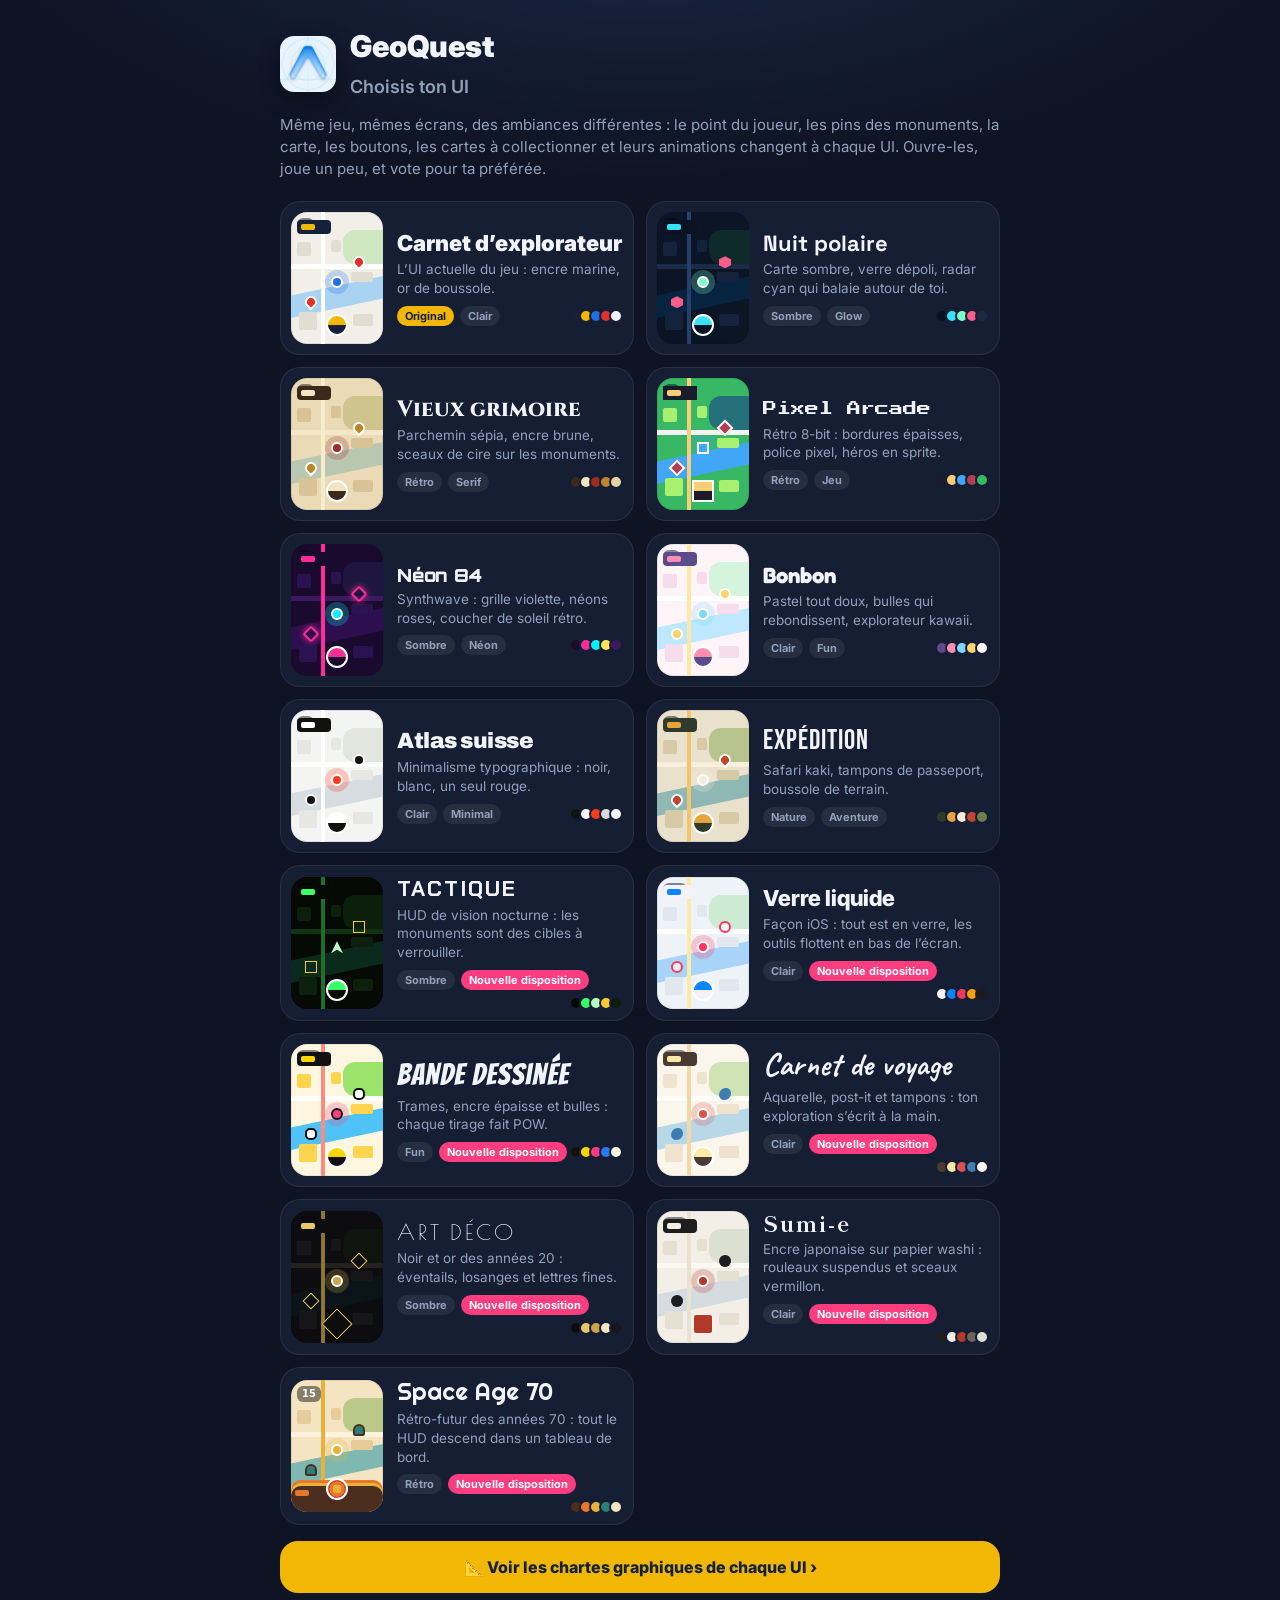
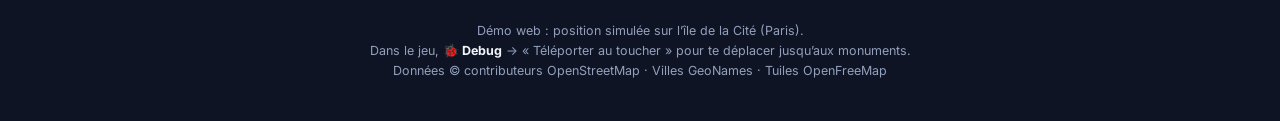
<file: index.html>
<!doctype html>
<html lang="fr">
<head>
  <meta charset="utf-8">
  <meta name="viewport" content="width=device-width, initial-scale=1, viewport-fit=cover">
  <meta name="apple-mobile-web-app-capable" content="yes">
  <meta name="apple-mobile-web-app-status-bar-style" content="black-translucent">
  <meta name="theme-color" content="#0E1424">
  <title>GeoQuest · Choisis ton UI</title>
  <link rel="icon" href="assets/icon.png">
  <link rel="apple-touch-icon" href="assets/icon.png">
  <link rel="preconnect" href="https://fonts.googleapis.com">
  <link rel="preconnect" href="https://fonts.gstatic.com" crossorigin>
  <style>
    :root {
      --bg: #0E1424; --surface: #161E33; --line: rgba(255,255,255,.08); --text: #F1F4FA; --soft: #93A0BC; --accent: #F2B705;
    }
    * { box-sizing: border-box; -webkit-tap-highlight-color: transparent; }
    html, body { margin: 0; background: var(--bg); color: var(--text); }
    body {
      font-family: -apple-system, BlinkMacSystemFont, 'SF Pro Text', 'Inter', system-ui, sans-serif;
      -webkit-font-smoothing: antialiased; min-height: 100vh;
      padding: calc(env(safe-area-inset-top) + 28px) 16px calc(env(safe-area-inset-bottom) + 40px);
      background: radial-gradient(1000px 500px at 50% -10%, #1F2C4D, transparent 70%), var(--bg);
    }
    .wrap { max-width: 720px; margin: 0 auto; }
    header { display: flex; gap: 14px; align-items: center; margin-bottom: 8px; }
    header img { width: 56px; height: 56px; border-radius: 14px; box-shadow: 0 6px 20px rgba(0,0,0,.4); }
    h1 { margin: 0; font-size: 30px; font-weight: 900; letter-spacing: -.5px; }
    .sub { color: var(--soft); font-size: 15px; line-height: 1.45; margin: 14px 0 22px; }
    .list { display: flex; flex-direction: column; gap: 12px; }
    .item {
      display: flex; gap: 14px; align-items: center; padding: 10px; border-radius: 20px; text-decoration: none; color: inherit;
      background: var(--surface); border: 1px solid var(--line); transition: transform .15s, border-color .2s;
      opacity: 0; animation: in .5s cubic-bezier(.2,.9,.25,1) forwards; animation-delay: calc(var(--i) * 55ms);
    }
    .item:active { transform: scale(.98); }
    @media (hover: hover) { .item:hover { border-color: rgba(255,255,255,.22); } }
    @keyframes in { from { opacity: 0; transform: translateY(14px); } to { opacity: 1; transform: none; } }
    .num { position: absolute; top: 6px; left: 6px; font: 800 10px/1 system-ui; color: #fff; background: rgba(0,0,0,.45); padding: 3px 5px; border-radius: 6px; }

    /* Aperçu miniature : un petit écran de jeu dessiné aux couleurs du thème */
    .preview {
      position: relative; flex: none; width: 92px; height: 132px; border-radius: 16px; overflow: hidden;
      background: var(--m-bg); box-shadow: inset 0 0 0 1px rgba(0,0,0,.08);
    }
    .preview .water { position: absolute; left: -20px; right: -20px; top: 74px; height: 22px; background: var(--m-water); transform: rotate(-12deg); }
    .preview .park { position: absolute; left: 52px; top: 18px; width: 50px; height: 34px; border-radius: 12px; background: var(--m-park); }
    .preview .road { position: absolute; background: var(--m-road); }
    .preview .road.a { left: 0; right: 0; top: 52px; height: 5px; }
    .preview .road.b { top: 0; bottom: 0; left: 30px; width: 4px; background: var(--m-major); }
    .preview .bld { position: absolute; background: var(--m-building); border-radius: 2px; }
    .preview .hud { position: absolute; left: 6px; top: 8px; height: 14px; width: 34px; border-radius: 4px; background: var(--c0); }
    .preview .hud::after { content: ''; position: absolute; left: 4px; top: 4px; width: 14px; height: 6px; border-radius: 2px; background: var(--c1); }
    .preview .pin { position: absolute; width: 12px; height: 12px; border-radius: 50% 50% 50% 0; transform: rotate(-45deg); background: var(--c3); border: 2px solid #fff; }
    .preview .player { position: absolute; left: 40px; top: 64px; width: 12px; height: 12px; border-radius: 50%; background: var(--c2); border: 2.5px solid #fff; box-shadow: 0 0 0 6px color-mix(in srgb, var(--c2) 25%, transparent); }
    .preview .menu { position: absolute; left: 50%; bottom: 8px; width: 22px; height: 22px; margin-left: -11px; border-radius: 50%; background: linear-gradient(var(--c1) 50%, var(--c0) 50%); border: 2px solid #fff; }
    .t-arcade .preview .pin, .t-arcade .preview .player, .t-arcade .preview .menu, .t-arcade .preview .hud { border-radius: 0; }
    .t-atlas .preview .pin { border-radius: 50%; transform: none; background: #111; }
    .t-neon .preview .pin { border-radius: 2px; transform: rotate(45deg); background: transparent; border-color: var(--c1); box-shadow: 0 0 6px var(--c1); }
    .t-nuit .preview .pin { border-radius: 2px; transform: none; clip-path: polygon(50% 0, 100% 25%, 100% 75%, 50% 100%, 0 75%, 0 25%); border: 0; }
    .t-bonbon .preview .pin { border-radius: 50%; transform: none; }
    .t-tactique .preview .pin { border-radius: 0; transform: none; background: transparent; border: 1.5px solid var(--c3); }
    .t-tactique .preview .player { border-radius: 0; clip-path: polygon(50% 0, 100% 100%, 50% 72%, 0 100%); border: 0; box-shadow: none; }
    .t-verre .preview .pin { border-radius: 50%; transform: none; background: rgba(255,255,255,.7); border-color: var(--c2); }
    .t-bd .preview .pin { border-radius: 5px; transform: none; background: #fff; border-color: #111; }
    .t-bd .preview .player { border-color: #111; }
    .t-carnet .preview .pin { border-radius: 58% 42% 55% 45%; transform: none; border: 0; background: var(--c3); }
    .t-deco .preview .pin, .t-deco .preview .menu { border-radius: 0; transform: rotate(45deg); background: #0D0D0F; border: 1.5px solid var(--c1); }
    .t-sumie .preview .pin { border-radius: 52% 48% 50% 50%; transform: none; border: 0; background: #1E1E1E; }
    .t-sumie .preview .menu { border-radius: 4px; background: #B33A2B; border-color: #F7F3EA; }
    .t-seventies .preview .pin { border-radius: 8px 8px 3px 3px; transform: none; border-color: #4B2E1E; background: #2A7F7A; }
    .t-seventies .preview .hud { top: auto; bottom: 0; left: 0; width: 100%; height: 26px; border-radius: 10px 10px 0 0; box-shadow: 0 -3px 0 #E8B23A, 0 -6px 0 #E8772E; }
    .t-seventies .preview .menu { bottom: 12px; background: radial-gradient(circle, #E8B23A 0 35%, #E8772E 35% 60%, #C8442B 60%); z-index: 1; }
    .chip.new { background: #FF3D7F; color: #fff; }

    .info { flex: 1; min-width: 0; }
    .name { font-size: 22px; line-height: 1.15; margin-bottom: 4px; }
    .tag { color: var(--soft); font-size: 13.5px; line-height: 1.4; }
    .chips { display: flex; gap: 6px; margin-top: 8px; flex-wrap: wrap; align-items: center; }
    .chip { font-size: 11px; font-weight: 700; padding: 3px 8px; border-radius: 999px; background: rgba(255,255,255,.07); color: var(--soft); }
    .chip.og { background: var(--accent); color: #14213D; }
    .dots { display: flex; margin-left: auto; }
    .dots i { width: 14px; height: 14px; border-radius: 50%; border: 2px solid var(--surface); margin-left: -4px; }
    .go { flex: none; color: var(--soft); font-size: 22px; padding-right: 4px; }
    .charts { display: block; margin-top: 16px; padding: 16px; border-radius: 18px; text-align: center; text-decoration: none; font-weight: 800; color: #14213D; background: var(--accent); }
    footer { color: var(--soft); font-size: 12.5px; line-height: 1.6; margin-top: 28px; text-align: center; }
    footer b { color: var(--text); }
    @media (min-width: 640px) { .list { display: grid; grid-template-columns: 1fr 1fr; } .go { display: none; } }
  </style>
</head>
<body>
  <div class="wrap">
    <header>
      <img src="assets/icon.png" alt="">
      <h1>GeoQuest<br><span style="color:var(--soft);font-weight:600;font-size:18px;letter-spacing:0">Choisis ton UI</span></h1>
    </header>
    <p class="sub">Même jeu, mêmes écrans, des ambiances différentes : le point du joueur, les pins des monuments, la carte, les boutons, les cartes à collectionner et leurs animations changent à chaque UI. Ouvre-les, joue un peu, et vote pour ta préférée.</p>
    <div class="list" id="list"></div>
    <a class="charts" href="ui%20design/">📐 Voir les chartes graphiques de chaque UI ›</a>
    <footer>
      Démo web : position simulée sur l’île de la Cité (Paris).<br>
      Dans le jeu, <b>🐞 Debug</b> → « Téléporter au toucher » pour te déplacer jusqu’aux monuments.<br>
      Données © contributeurs OpenStreetMap · Villes GeoNames · Tuiles OpenFreeMap
    </footer>
  </div>
  <script src="js/themes.js"></script>
  <script>
    (function () {
      var families = GQ_THEMES.map(function (t) { return 'family=' + t.fonts; }).join('&');
      var l = document.createElement('link');
      l.rel = 'stylesheet';
      l.href = 'https://fonts.googleapis.com/css2?' + families + '&display=swap';
      document.head.appendChild(l);

      var FONT = {
        classique: "'Inter',sans-serif;font-weight:900", nuit: "'Space Grotesk',sans-serif;font-weight:700",
        grimoire: "'Cinzel',serif;font-weight:800", arcade: "'Press Start 2P',monospace;font-size:14px;line-height:1.6",
        neon: "'Orbitron',sans-serif;font-weight:900;font-size:18px", bonbon: "'Fredoka',sans-serif;font-weight:700",
        atlas: "'Archivo',sans-serif;font-weight:900;letter-spacing:-.5px", expedition: "'Bebas Neue',sans-serif;font-size:28px;letter-spacing:1px",
        tactique: "'Chakra Petch',sans-serif;font-weight:700;text-transform:uppercase;letter-spacing:2px", verre: "-apple-system,'Inter Tight',sans-serif;font-weight:800",
        bd: "'Bangers',sans-serif;font-size:30px;letter-spacing:1px", carnet: "'Caveat',cursive;font-weight:700;font-size:32px",
        deco: "'Poiret One',sans-serif;text-transform:uppercase;letter-spacing:3px",
        sumie: "'Shippori Mincho',serif;font-weight:800;letter-spacing:2px", seventies: "'Righteous',sans-serif;font-size:24px",
      };
      var bld = [[6, 30, 14, 14], [60, 60, 22, 10], [8, 100, 18, 18], [62, 102, 20, 12], [40, 28, 10, 12]];
      document.getElementById('list').innerHTML = GQ_THEMES.map(function (t, i) {
        var m = t.map, c = t.swatch;
        var vars = '--m-bg:' + m.bg + ';--m-water:' + m.water + ';--m-park:' + m.park + ';--m-road:' + m.road + ';--m-major:' + m.roadMajor +
          ';--m-building:' + m.building + ';--c0:' + c[0] + ';--c1:' + c[1] + ';--c2:' + c[2] + ';--c3:' + c[3] + ';--i:' + i;
        return '<a class="item t-' + t.id + '" href="play.html?theme=' + t.id + '" style="' + vars + '">' +
          '<div class="preview"><span class="num">' + (i + 1) + '</span><i class="park"></i><i class="water"></i><i class="road a"></i><i class="road b"></i>' +
          bld.map(function (b) { return '<i class="bld" style="left:' + b[0] + 'px;top:' + b[1] + 'px;width:' + b[2] + 'px;height:' + b[3] + 'px"></i>'; }).join('') +
          '<i class="pin" style="left:62px;top:44px"></i><i class="pin" style="left:14px;top:84px"></i><i class="player"></i><i class="hud"></i><i class="menu"></i></div>' +
          '<div class="info"><div class="name" style="font-family:' + FONT[t.id] + '">' + t.name + '</div>' +
          '<div class="tag">' + t.tagline + '</div>' +
          '<div class="chips">' + t.tags.map(function (g) { return '<span class="chip' + (g === 'Original' ? ' og' : g === 'Nouvelle disposition' ? ' new' : '') + '">' + g + '</span>'; }).join('') +
          '<span class="dots">' + c.map(function (x) { return '<i style="background:' + x + '"></i>'; }).join('') + '</span></div></div>' +
          '<span class="go">›</span></a>';
      }).join('');
    })();
  </script>
</body>
</html>
</file>
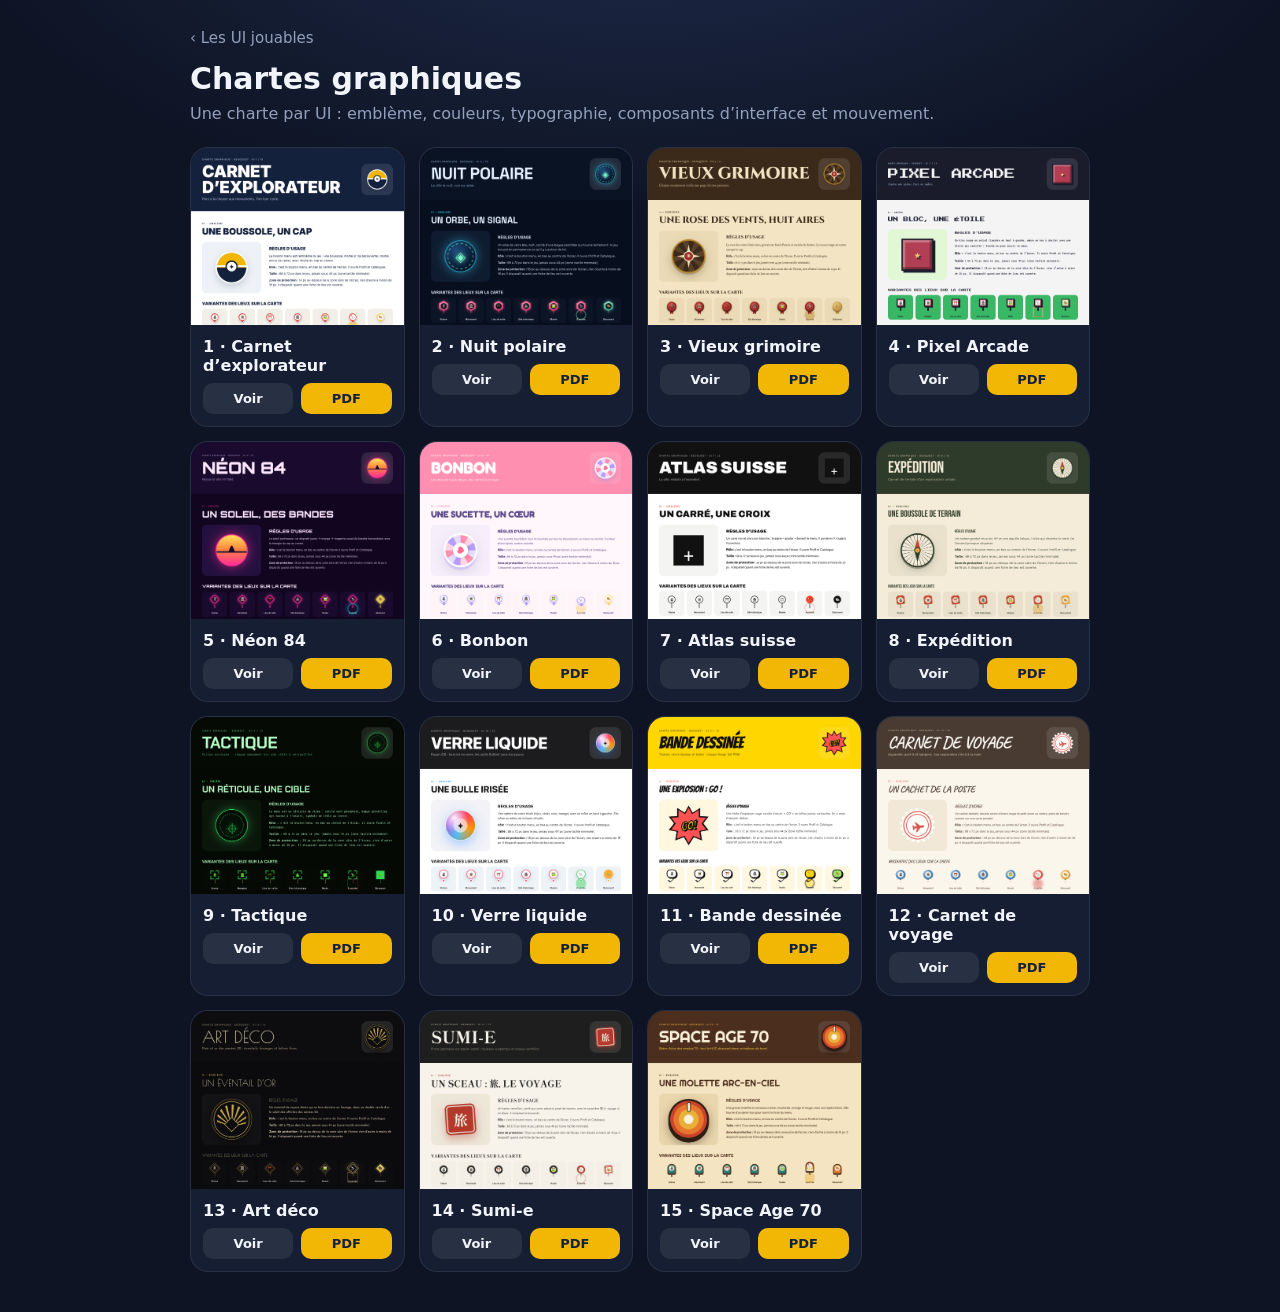
<file: ui design/index.html>
<!doctype html>
<html lang="fr">
<head>
  <meta charset="utf-8">
  <meta name="viewport" content="width=device-width, initial-scale=1, viewport-fit=cover">
  <title>GeoQuest · Chartes graphiques</title>
  <link rel="icon" href="../assets/icon.png">
  <style>
    * { box-sizing: border-box; }
    body {
      margin: 0; min-height: 100vh; color: #F1F4FA; font-family: -apple-system, BlinkMacSystemFont, 'SF Pro Text', system-ui, sans-serif;
      background: radial-gradient(1000px 500px at 50% -10%, #1F2C4D, transparent 70%), #0E1424;
      padding: calc(env(safe-area-inset-top) + 28px) 16px calc(env(safe-area-inset-bottom) + 40px);
    }
    .wrap { max-width: 900px; margin: 0 auto; }
    a.back { color: #93A0BC; text-decoration: none; font-size: 15px; }
    h1 { font-size: 30px; font-weight: 900; margin: 14px 0 6px; }
    p { color: #93A0BC; margin: 0 0 22px; line-height: 1.45; }
    .grid { display: grid; grid-template-columns: repeat(auto-fill, minmax(200px, 1fr)); gap: 14px; }
    .item { background: #161E33; border: 1px solid rgba(255,255,255,.08); border-radius: 18px; overflow: hidden; }
    .item img { display: block; width: 100%; aspect-ratio: 1080 / 900; object-fit: cover; object-position: top; }
    .meta { padding: 12px; }
    .meta b { display: block; font-size: 16px; margin-bottom: 8px; }
    .links { display: flex; gap: 8px; }
    .links a { flex: 1; text-align: center; padding: 8px; border-radius: 10px; background: rgba(255,255,255,.08); color: #F1F4FA; text-decoration: none; font-size: 13px; font-weight: 700; }
    .links a.pdf { background: #F2B705; color: #14213D; }
  </style>
</head>
<body>
  <div class="wrap">
    <a class="back" href="../">‹ Les UI jouables</a>
    <h1>Chartes graphiques</h1>
    <p>Une charte par UI : emblème, couleurs, typographie, composants d’interface et mouvement.</p>
    <div class="grid" id="grid"></div>
  </div>
  <script src="../js/themes.js"></script>
  <script>
    document.getElementById('grid').innerHTML = GQ_THEMES.map(function (t, i) {
      var f = (i + 1) + ' - ' + t.id;
      return '<div class="item"><a href="charte.html?theme=' + t.id + '"><img src="apercus/' + encodeURIComponent(f) + '.png" alt="" loading="lazy"></a>' +
        '<div class="meta"><b>' + (i + 1) + ' · ' + t.name + '</b><div class="links">' +
        '<a href="charte.html?theme=' + t.id + '">Voir</a><a class="pdf" href="pdf/' + encodeURIComponent(f) + '.pdf">PDF</a></div></div></div>';
    }).join('');
  </script>
</body>
</html>
</file>
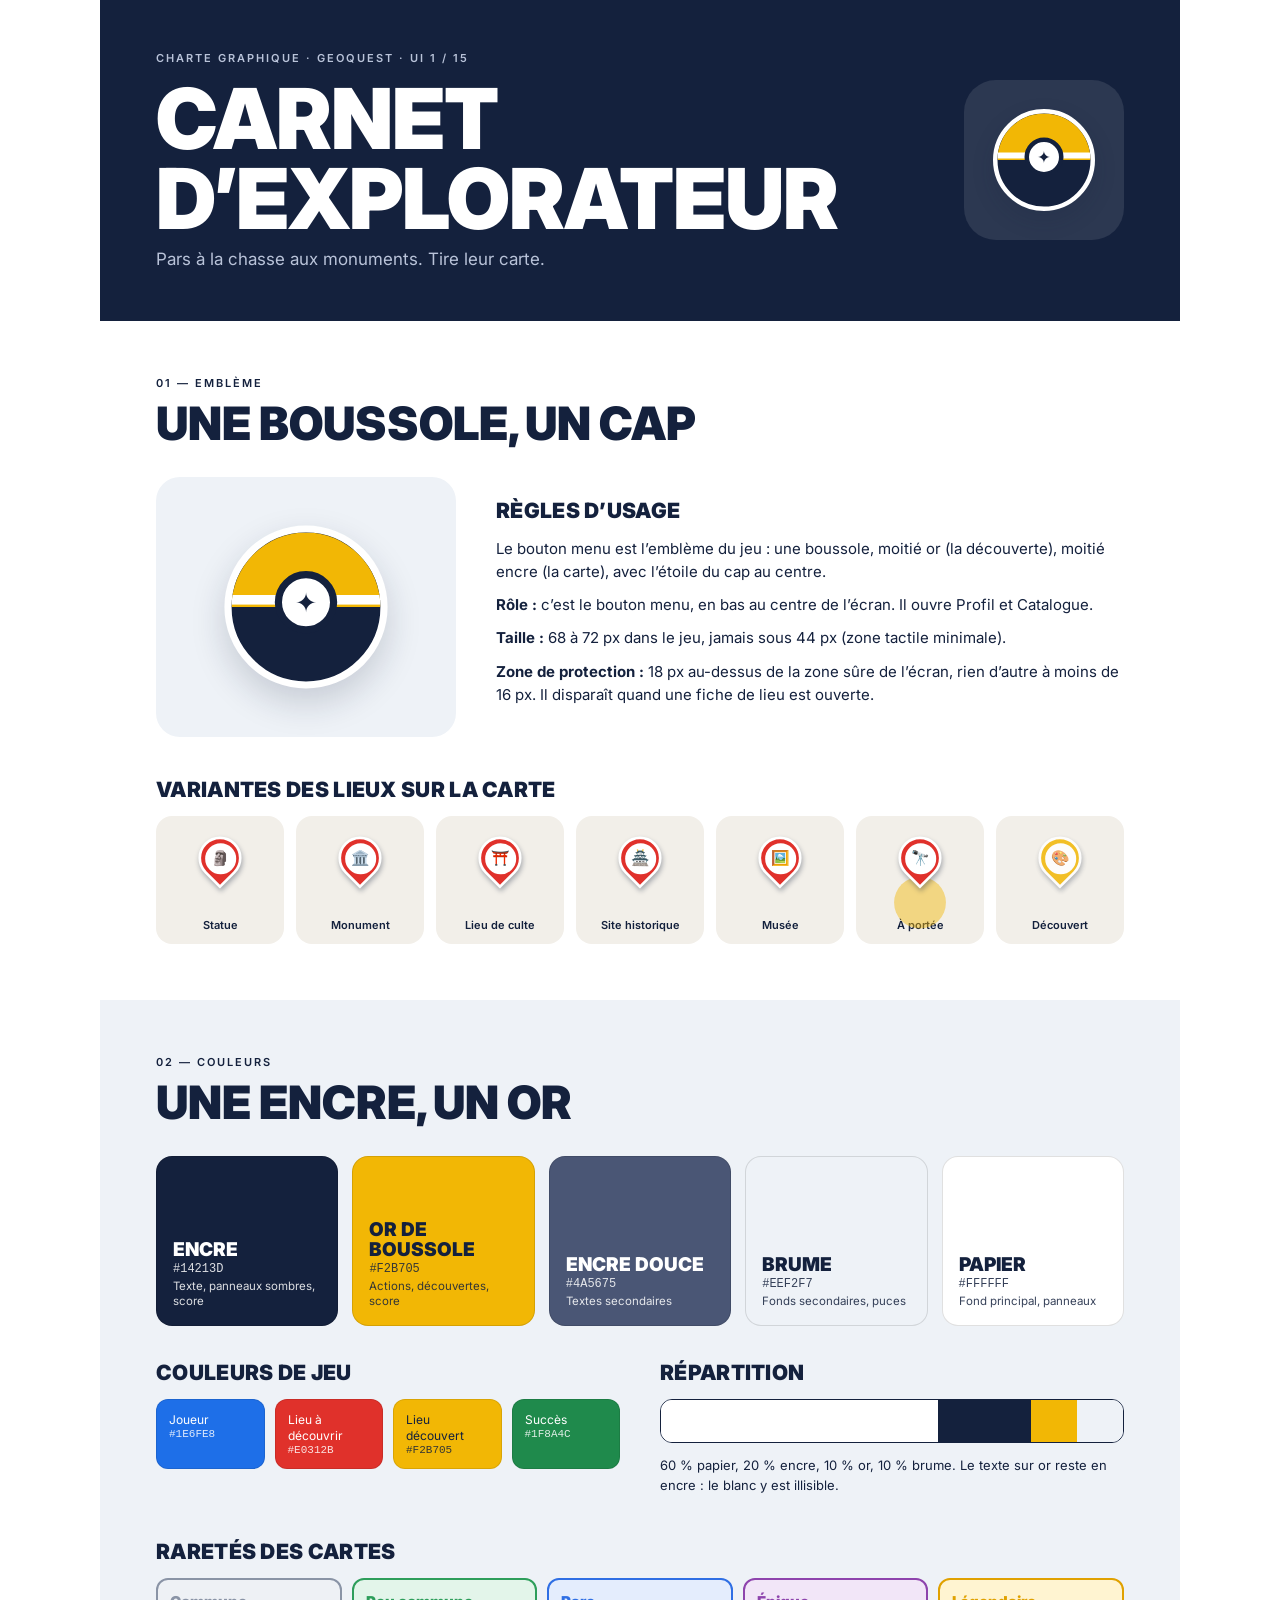
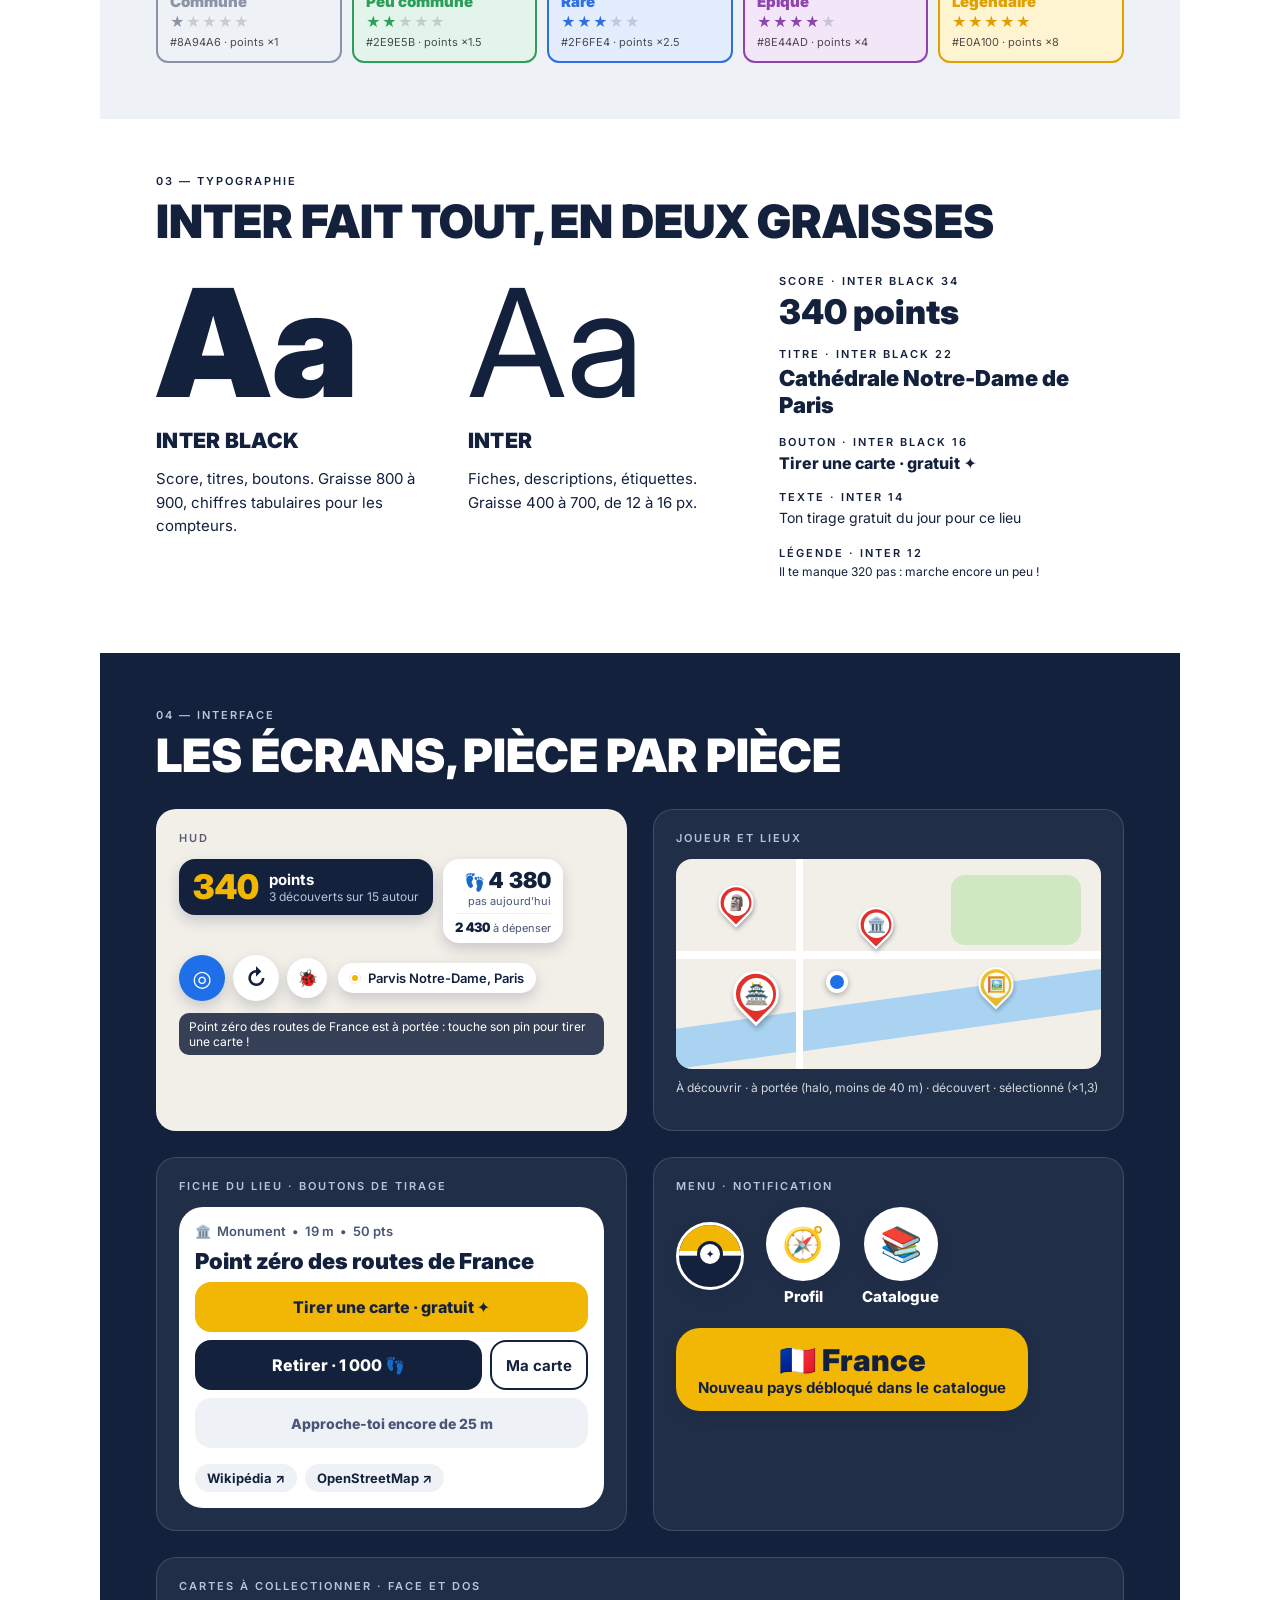
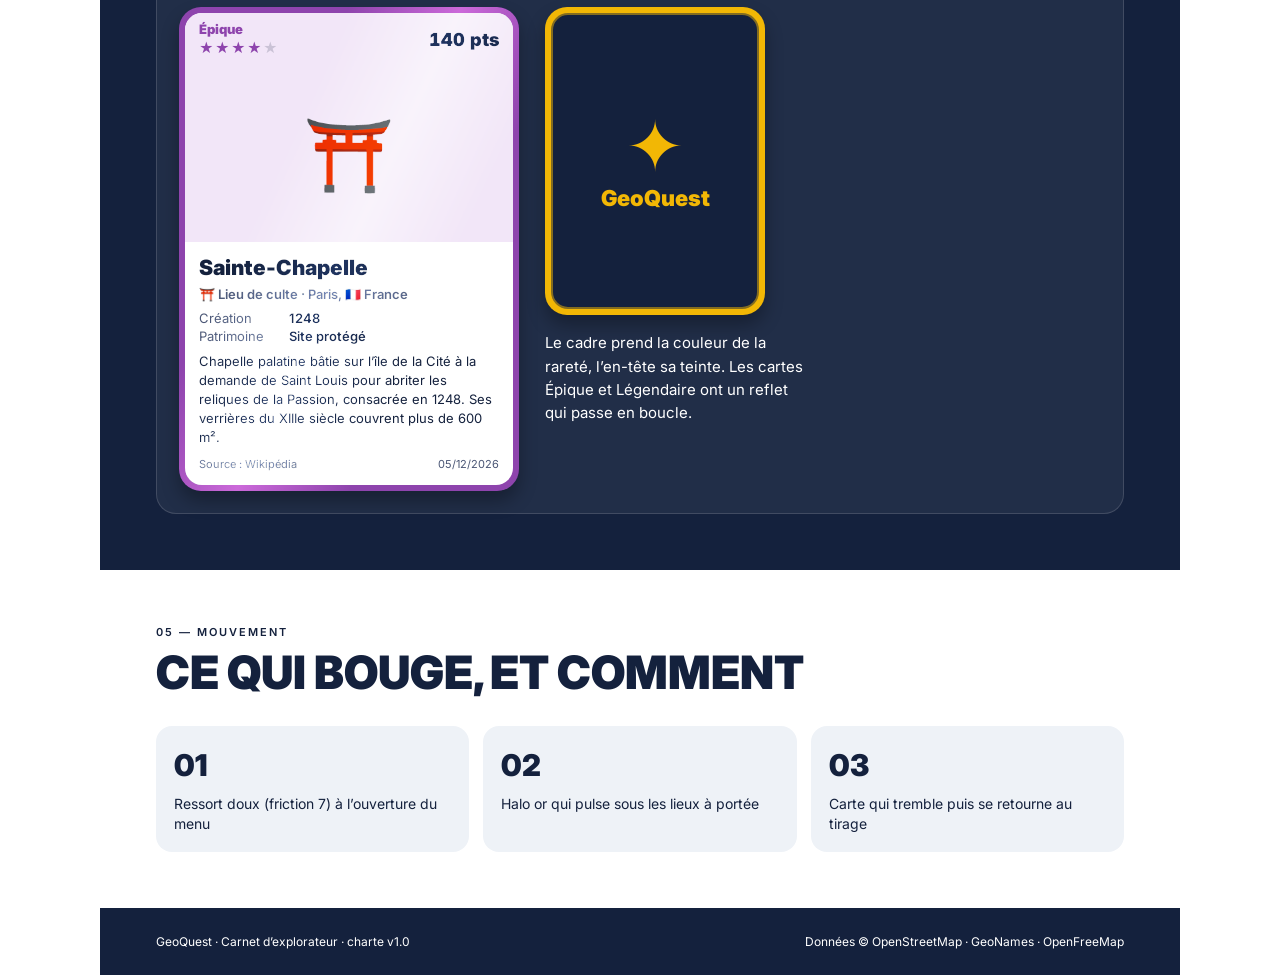
<file: ui design/charte.html>
<!doctype html>
<html lang="fr">
<head>
  <meta charset="utf-8">
  <meta name="viewport" content="width=device-width, initial-scale=1">
  <title>GeoQuest · Charte graphique</title>
  <link rel="icon" href="../assets/icon.png">
  <link rel="preconnect" href="https://fonts.googleapis.com">
  <link rel="preconnect" href="https://fonts.gstatic.com" crossorigin>
  <link rel="stylesheet" href="../css/base.css">
  <link rel="stylesheet" href="../css/themes.css">
  <link rel="stylesheet" href="../css/themes-nouveaux.css">
  <link rel="stylesheet" href="charte.css">
</head>
<body>
  <div id="chart"></div>
  <script src="../js/themes.js"></script>
  <script src="../js/data.js"></script>
  <script src="charts.js"></script>
  <script src="charte.js"></script>
</body>
</html>
</file>
<file: css/base.css>
/* =====================================================================
   GeoQuest — structure commune à toutes les UI.
   Les valeurs par défaut sont celles de l'app (src/theme/index.js) ;
   chaque thème les surcharge dans themes.css.
   ===================================================================== */
:root {
  --ink: #14213D;
  --ink-soft: #4A5675;
  --paper: #FFFFFF;
  --mist: #EEF2F7;
  --gold: #F2B705;
  --player: #1E6FE8;
  --poi: #E0312B;
  --success: #1F8A4C;
  --danger: #C0392B;
  --dup: #C9D2E6;

  --font: 'Inter', -apple-system, BlinkMacSystemFont, 'SF Pro Text', system-ui, sans-serif;
  --font-display: var(--font);
  --weight-display: 900;
  --r-sm: 10px;
  --r-md: 16px;
  --r-lg: 24px;
  --shadow: 0 6px 14px rgba(20, 33, 61, 0.18);
  --border: none;

  --panel: var(--paper);          /* cartes du HUD, boutons ronds */
  --panel-ink: var(--ink);
  --panel-soft: var(--ink-soft);
  --panel-line: var(--mist);
  --score-bg: var(--ink);         /* carte du score */
  --score-ink: var(--paper);
  --score-value: var(--gold);
  --score-meta: #B9C3D9;
  --status-bg: rgba(20, 33, 61, 0.85);
  --status-ink: #fff;
  --round-active-bg: var(--player);
  --round-active-ink: #fff;

  --sheet-bg: var(--paper);
  --sheet-ink: var(--ink);
  --sheet-soft: var(--ink-soft);
  --chip-bg: var(--mist);

  --primary-bg: var(--gold);
  --primary-ink: var(--ink);
  --paid-bg: var(--ink);
  --paid-ink: var(--paper);
  --locked-bg: var(--mist);
  --locked-ink: var(--ink-soft);

  --screen-bg: var(--paper);
  --screen-ink: var(--ink);
  --screen-soft: var(--ink-soft);
  --tile-bg: var(--mist);
  --tile-strong-bg: var(--ink);
  --tile-strong-ink: var(--gold);
  --bar: var(--player);
  --bar-today: var(--gold);

  --backdrop: rgba(10, 16, 32, 0.55);
  --draw-backdrop: rgba(10, 16, 32, 0.88);
  --card-paper: #FFFFFF;
  --card-ink: var(--ink);
  --card-soft: var(--ink-soft);
  --card-radius: 22px;

  --perm-bg: var(--ink);
  --perm-ink: #fff;
  --perm-soft: #C9D2E6;

  --sat: env(safe-area-inset-top, 0px);
  --sab: env(safe-area-inset-bottom, 0px);
}

* { box-sizing: border-box; -webkit-tap-highlight-color: transparent; }
html, body { margin: 0; height: 100%; overflow: hidden; overscroll-behavior: none; }
body {
  font-family: var(--font);
  color: var(--ink);
  background: var(--paper);
  -webkit-font-smoothing: antialiased;
  -webkit-user-select: none;
  user-select: none;
  touch-action: manipulation;
}
button { font: inherit; color: inherit; border: 0; background: none; padding: 0; cursor: pointer; }
a { color: inherit; }
[hidden] { display: none !important; }

#map { position: fixed; inset: 0; }
.maplibregl-ctrl-bottom-right, .maplibregl-ctrl-bottom-left { margin-bottom: calc(var(--sab) + 4px); }
.maplibregl-ctrl-attrib.maplibregl-compact { font-family: system-ui, sans-serif; }

/* ---------------------------- Joueur ---------------------------- */
.player { position: relative; width: 22px; height: 22px; pointer-events: none; }
.player i { position: absolute; display: block; pointer-events: none; }
.pl-pulse {
  inset: -14px; border-radius: 50%; background: var(--player); opacity: 0;
  animation: pl-pulse 2.4s ease-out infinite;
}
.pl-ring { inset: 0; border-radius: 50%; background: #fff; box-shadow: 0 2px 6px rgba(0,0,0,.3); }
.pl-core { inset: 4px; border-radius: 50%; background: var(--player); }
.pl-sweep, .pl-extra { display: none !important; }
@keyframes pl-pulse { 0% { transform: scale(.4); opacity: .45; } 100% { transform: scale(1.6); opacity: 0; } }

/* ----------------------------- Pins ----------------------------- */
.pin { --s: var(--pin-scale, 1); position: relative; width: 40px; height: 52px; cursor: pointer; }
.pin-body {
  position: absolute; inset: 0; transform-origin: 50% 100%;
  transform: scale(var(--s)); transition: transform .25s cubic-bezier(.34,1.56,.64,1);
}
.pin.selected .pin-body { transform: scale(calc(var(--s) * 1.3)); }
.pin:active .pin-body { transform: scale(calc(var(--s) * .9)); }
.pin-shape {
  position: absolute; left: 4px; top: 3px; width: 32px; height: 32px;
  background: var(--poi); border: 2.5px solid #fff;
  border-radius: 50% 50% 50% 0; transform: rotate(-45deg);
  box-shadow: -1px 2px 4px rgba(20,33,61,.35);
}
.pin.discovered .pin-shape { background: var(--gold); }
.pin.discovered .pin-body { opacity: .85; }
.pin-face {
  position: absolute; left: 8.5px; top: 7.5px; width: 23px; height: 23px; border-radius: 50%;
  background: #fff; display: grid; place-items: center; font-size: 14px; line-height: 1;
}
.pin-halo {
  position: absolute; left: 50%; bottom: -12px; width: 24px; height: 24px; margin-left: -12px;
  border-radius: 50%; background: var(--gold); opacity: 0; pointer-events: none;
}
.pin.inRange .pin-halo { animation: halo 1.6s linear infinite; }
@keyframes halo { 0% { transform: scale(.6); opacity: .75; } 100% { transform: scale(2.8); opacity: 0; } }
.pin-label {
  position: absolute; top: 100%; left: 50%; transform: translateX(-50%); margin-top: 2px;
  width: max-content; max-width: 120px; text-align: center; font-size: 12px; font-weight: 700;
  color: var(--ink); text-shadow: 0 0 2px #fff, 0 0 3px #fff, 0 0 4px #fff; display: none; pointer-events: none;
  line-height: 1.15;
}
.show-labels .pin-label { display: block; }

.selection-ring {
  width: 32px; height: 32px; border-radius: 50%; border: 3px solid var(--ink);
  animation: ring-in .3s cubic-bezier(.34,1.56,.64,1);
}
@keyframes ring-in { from { transform: scale(.2); opacity: 0; } }

/* ------------------------------ HUD ----------------------------- */
.hud {
  position: fixed; top: calc(var(--sat) + 8px); left: 12px; right: 12px; z-index: 10;
  display: flex; gap: 10px; align-items: flex-start; pointer-events: none;
}
.hud > * > * { pointer-events: auto; }
.hud-left { flex: 1; min-width: 0; display: flex; flex-direction: column; gap: 8px; align-items: flex-start; }
.hud-right { display: flex; flex-direction: column; gap: 8px; align-items: flex-end; }

.score-card {
  display: flex; align-items: center; gap: 10px; max-width: 100%;
  background: var(--score-bg); color: var(--score-ink); border-radius: var(--r-md);
  padding: 10px 14px; box-shadow: var(--shadow); border: var(--border);
}
.score { color: var(--score-value); font-family: var(--font-display); font-size: 34px; font-weight: var(--weight-display); font-variant-numeric: tabular-nums; line-height: 1.05; }
.score.bump { animation: bump .6s cubic-bezier(.34,1.56,.64,1); }
@keyframes bump { 40% { transform: scale(1.25); } }
.meta-strong { font-size: 15px; font-weight: 700; }
.meta { font-size: 12px; color: var(--score-meta); }

.address-pill {
  display: flex; align-items: center; gap: 8px; max-width: 100%;
  background: var(--panel); color: var(--panel-ink); border-radius: 999px; padding: 7px 12px;
  box-shadow: var(--shadow); border: var(--border); animation: fade-down .35s ease;
}
.you-dot { flex: none; width: 10px; height: 10px; border-radius: 50%; background: var(--player); border: 2px solid var(--panel); box-shadow: 0 0 0 1px rgba(0,0,0,.08); }
.address-pill.mock .you-dot { background: var(--gold); }
.address-text { font-size: 13px; font-weight: 600; overflow: hidden; display: -webkit-box; -webkit-line-clamp: 2; -webkit-box-orient: vertical; }

.status {
  max-width: 100%; background: var(--status-bg); color: var(--status-ink); border-radius: var(--r-sm);
  padding: 6px 10px; font-size: 12px; animation: fade-down .35s ease;
  -webkit-backdrop-filter: blur(6px); backdrop-filter: blur(6px);
}
.status.teleport { background: var(--gold); color: var(--ink); font-weight: 700; }
@keyframes fade-down { from { opacity: 0; transform: translateY(-6px); } }

.steps-card {
  background: var(--panel); color: var(--panel-ink); border-radius: var(--r-md); padding: 8px 12px;
  min-width: 112px; text-align: right; box-shadow: var(--shadow); border: var(--border);
}
.steps-value { font-family: var(--font-display); font-size: 22px; font-weight: var(--weight-display); font-variant-numeric: tabular-nums; }
.steps-icon { font-size: 17px; margin-right: 4px; }
.steps-label { color: var(--panel-soft); font-size: 11px; margin-top: 1px; }
.wallet-row { margin-top: 5px; padding-top: 5px; border-top: 1px solid var(--panel-line); font-size: 11px; color: var(--panel-soft); }
.wallet-row b { color: var(--panel-ink); font-size: 13px; font-weight: 900; font-variant-numeric: tabular-nums; }

.round {
  width: 46px; height: 46px; border-radius: 50%; background: var(--panel); color: var(--panel-ink);
  display: grid; place-items: center; font-size: 22px; font-weight: 700; box-shadow: var(--shadow); border: var(--border);
  transition: transform .15s, background .2s, color .2s;
}
.round:active { transform: scale(.9); }
.round.small { width: 40px; height: 40px; font-size: 17px; margin-right: 3px; }
.round.active { background: var(--round-active-bg); color: var(--round-active-ink); }
.round.busy span { display: inline-block; animation: spin .8s linear infinite; }
@keyframes spin { to { transform: rotate(360deg); } }

.theme-chip {
  position: fixed; left: 10px; bottom: calc(var(--sab) + 30px); z-index: 9; display: flex; align-items: center;
  font: 600 11px/1 system-ui, -apple-system, sans-serif; background: rgba(0,0,0,.55); color: #fff;
  border-radius: 999px; overflow: hidden; -webkit-backdrop-filter: blur(8px); backdrop-filter: blur(8px);
  transition: opacity .2s;
}
.theme-chip a { text-decoration: none; padding: 8px 12px; }
.theme-chip span { padding: 7px 10px 7px 8px; max-width: 110px; white-space: nowrap; overflow: hidden; text-overflow: ellipsis; }

/* ------------------------- Bouton menu -------------------------- */
.menu-btn {
  position: fixed; left: 50%; bottom: calc(var(--sab) + 18px); z-index: 11;
  width: 68px; height: 68px; margin-left: -34px; border-radius: 50%;
  background: var(--ink); border: 3px solid #fff; overflow: hidden; box-shadow: var(--shadow);
  display: grid; place-items: center; transition: transform .25s cubic-bezier(.34,1.56,.64,1), opacity .2s;
}
.menu-btn.main { animation: menu-in .5s cubic-bezier(.34,1.56,.64,1); }
.menu-btn:active { transform: scale(.92); }
.menu-btn.hidden { transform: translateY(130px); opacity: 0; pointer-events: none; }
@keyframes menu-in { from { transform: translateY(120px); } }
.mb-half { position: absolute; top: 0; left: 0; right: 0; height: 50%; background: var(--gold); }
.mb-band { position: absolute; left: 0; right: 0; top: calc(50% - 5px); height: 4px; background: #fff; }
.mb-hub {
  position: relative; width: 26px; height: 26px; border-radius: 50%; background: #fff; border: 3px solid var(--ink);
  display: grid; place-items: center; margin-top: -4px; font-size: 11px; font-weight: 900; color: var(--ink);
}
.mb-hub i { font-style: normal; }

.overlay { position: fixed; inset: 0; z-index: 30; opacity: 0; pointer-events: none; transition: opacity .25s; }
.overlay.open { opacity: 1; pointer-events: auto; }
.menu-overlay { background: var(--backdrop); -webkit-backdrop-filter: blur(2px); backdrop-filter: blur(2px); }
.menu-items { position: absolute; left: 0; right: 0; bottom: calc(var(--sab) + 114px); display: flex; justify-content: center; gap: 28px; }
.menu-item { display: flex; flex-direction: column; align-items: center; gap: 6px; opacity: 0; transform: translateY(calc(40px + var(--i) * 20px)); }
.menu-overlay.open .menu-item { animation: item-in .45s cubic-bezier(.34,1.56,.64,1) forwards; animation-delay: calc(var(--i) * 60ms); }
@keyframes item-in { to { opacity: 1; transform: none; } }
.menu-item:active .menu-circle { transform: scale(.94); }
.menu-circle {
  width: 74px; height: 74px; border-radius: 50%; background: var(--paper); display: grid; place-items: center;
  font-size: 34px; box-shadow: var(--shadow); border: var(--border); transition: transform .15s;
}
.menu-label { color: #fff; font-size: 15px; font-weight: 800; font-family: var(--font-display); }
.menu-close { background: var(--paper); color: var(--ink); font-size: 24px; font-weight: 900; }

/* ----------------------------- Toast ---------------------------- */
.toast {
  position: fixed; top: calc(var(--sat) + 140px); left: 50%; z-index: 25; max-width: 80%;
  background: var(--gold); color: var(--ink); border-radius: var(--r-lg); padding: 14px 22px; text-align: center;
  box-shadow: var(--shadow); border: var(--border); pointer-events: none; opacity: 0; transform: translateX(-50%) scale(.8);
}
.toast.in { animation: toast-in .5s cubic-bezier(.34,1.56,.64,1) forwards; }
.toast.out { animation: toast-out .25s ease forwards; }
@keyframes toast-in { from { opacity: 0; transform: translateX(-50%) scale(.8); } to { opacity: 1; transform: translateX(-50%) scale(1); } }
@keyframes toast-out { from { opacity: 1; transform: translateX(-50%) scale(1); } to { opacity: 0; transform: translateX(-50%) scale(.9); } }
.toast-title { font-family: var(--font-display); font-size: 30px; font-weight: var(--weight-display); }
.toast-sub { font-size: 15px; font-weight: 700; }

/* ----------------------------- Sheets --------------------------- */
.sheet {
  position: fixed; left: 0; right: 0; bottom: 0; z-index: 20; max-height: 58%;
  display: flex; flex-direction: column;
  background: var(--sheet-bg); color: var(--sheet-ink);
  border-radius: var(--r-lg) var(--r-lg) 0 0; padding: 10px 18px calc(var(--sab) + 14px);
  box-shadow: 0 -6px 24px rgba(0,0,0,.18); border: var(--border); border-bottom: 0;
  transform: translateY(105%); transition: transform .38s cubic-bezier(.2,.9,.25,1.05);
}
.sheet.open { transform: none; }
.sheet-grip { width: 38px; height: 5px; border-radius: 3px; background: var(--chip-bg); margin: 0 auto 8px; flex: none; }
.sheet-header { display: flex; gap: 12px; align-items: flex-start; flex: none; }
.sheet-titles { flex: 1; min-width: 0; }
.kicker { color: var(--sheet-soft); font-size: 13px; font-weight: 600; white-space: pre-wrap; }
.sheet-title { font-family: var(--font-display); font-size: 22px; font-weight: var(--weight-display); margin-top: 2px; line-height: 1.15; }
.sheet-subtitle { color: var(--sheet-soft); font-size: 15px; margin-top: 1px; }
.close-btn {
  flex: none; width: 32px; height: 32px; border-radius: 50%; background: var(--chip-bg); color: inherit;
  display: grid; place-items: center; font-size: 15px; font-weight: 700;
}
.sheet-body { margin-top: 10px; overflow-y: auto; -webkit-overflow-scrolling: touch; display: flex; flex-direction: column; gap: 6px; min-height: 0; }
.row { display: flex; gap: 10px; font-size: 14px; line-height: 20px; }
.row-label { flex: none; width: 92px; color: var(--sheet-soft); }
.row-value { flex: 1; -webkit-user-select: text; user-select: text; }
.inline { display: flex; align-items: center; gap: 8px; }
.inline.center { justify-content: center; padding: 30px; }
.muted { color: var(--sheet-soft); font-size: 13px; }
.error { color: var(--danger); font-size: 14px; }
.coords { color: var(--sheet-soft); font-size: 12px; margin-top: 4px; font-variant-numeric: tabular-nums; }
.spinner { width: 16px; height: 16px; border-radius: 50%; border: 2px solid currentColor; border-right-color: transparent; animation: spin .7s linear infinite; opacity: .6; }

.draw-section { margin-top: 14px; display: flex; flex-direction: column; gap: 6px; flex: none; }
.draw-actions { display: flex; gap: 8px; }
.primary {
  flex: 1; min-height: 50px; border-radius: var(--r-md); background: var(--primary-bg); color: var(--primary-ink);
  font-family: var(--font-display); font-size: 16px; font-weight: 800; padding: 0 12px; text-align: center;
  border: var(--border); transition: transform .12s, filter .2s;
}
.primary:active:not(:disabled) { transform: scale(.97); filter: brightness(.95); }
.draw-btn.kind-free:not(:disabled) { animation: cta 2.2s ease-in-out infinite; }
@keyframes cta { 0%, 100% { box-shadow: 0 0 0 0 color-mix(in srgb, var(--primary-bg) 60%, transparent); } 50% { box-shadow: 0 0 0 7px color-mix(in srgb, var(--primary-bg) 0%, transparent); } }
.draw-btn.kind-paid:not(:disabled) { background: var(--paid-bg); color: var(--paid-ink); }
.primary:disabled { background: var(--locked-bg); color: var(--locked-ink); font-size: 14px; cursor: default; }
.secondary {
  min-height: 50px; border-radius: var(--r-md); border: 2px solid var(--sheet-ink); padding: 0 14px;
  font-size: 15px; font-weight: 700;
}
.draw-hint { font-size: 12px; color: var(--sheet-soft); text-align: center; }
.links { display: flex; gap: 8px; margin-top: 8px; flex: none; flex-wrap: wrap; }
.link-btn { padding: 6px 12px; border-radius: 999px; background: var(--chip-bg); font-size: 13px; font-weight: 700; text-decoration: none; }

/* ----------------------------- Cartes --------------------------- */
.gq-card {
  position: relative; width: min(340px, calc(100vw - 48px)); border-radius: var(--card-radius); padding: 6px; background: var(--r);
  box-shadow: 0 10px 18px rgba(0,0,0,.3); color: var(--card-ink);
}
.gq-card-inner { background: var(--card-paper); border-radius: calc(var(--card-radius) - 5px); overflow: hidden; }
.gq-card-header { display: flex; justify-content: space-between; align-items: center; padding: 8px 14px; background: var(--rt); }
.gq-rarity { color: var(--r); font-size: 13px; font-weight: 900; font-family: var(--font-display); }
.stars { font-size: 14px; letter-spacing: 1px; }
.stars-off { color: rgba(20,33,61,.18); }
.gq-points { text-align: right; }
.gq-points b { display: block; font-size: 18px; font-weight: 900; font-variant-numeric: tabular-nums; font-family: var(--font-display); }
.copies { font-size: 12px; font-weight: 800; color: var(--card-soft); }
.card-art { position: relative; height: calc(min(340px, 100vw - 48px) * .52); display: grid; place-items: center; overflow: hidden; }
.card-art img { position: absolute; inset: 0; width: 100%; height: 100%; object-fit: cover; }
.card-emoji { font-size: 72px; }
.gq-card-body { padding: 14px; display: flex; flex-direction: column; gap: 6px; }
.gq-name { font-family: var(--font-display); font-size: 21px; font-weight: 900; line-height: 1.15; }
.gq-local { font-size: 14px; color: var(--card-soft); margin-top: -4px; }
.gq-meta { font-size: 13px; color: var(--card-soft); font-weight: 600; }
.facts { display: flex; flex-direction: column; gap: 2px; margin: 2px 0; }
.fact { display: flex; gap: 8px; font-size: 13px; }
.fact span { width: 82px; flex: none; color: var(--card-soft); }
.fact b { font-weight: 600; }
.gq-bio { font-size: 13px; line-height: 19px; max-height: 150px; overflow-y: auto; -webkit-overflow-scrolling: touch; -webkit-user-select: text; user-select: text; }
.gq-bio b { display: block; margin-bottom: 4px; }
.gq-footer { display: flex; justify-content: space-between; margin-top: 4px; font-size: 11px; color: var(--card-soft); }
.gq-card-shine { position: absolute; inset: 0; border-radius: inherit; pointer-events: none; overflow: hidden; }
.rarity-epic .gq-card-shine::after, .rarity-legendary .gq-card-shine::after {
  content: ''; position: absolute; inset: -50%; background: linear-gradient(115deg, transparent 40%, rgba(255,255,255,.55) 50%, transparent 60%);
  animation: shine 3.2s ease-in-out infinite; mix-blend-mode: overlay;
}
@keyframes shine { 0% { transform: translateX(-60%); } 60%, 100% { transform: translateX(60%); } }

.gq-mini { display: block; text-align: left; border-radius: 14px; padding: 3px; background: var(--r); transition: transform .15s; animation: pop-in .35s cubic-bezier(.34,1.56,.64,1) both; }
.gq-mini:active { transform: scale(.96); }
.gq-mini-inner { background: var(--card-paper); color: var(--card-ink); border-radius: 11px; overflow: hidden; }
.card-art.mini { height: auto; aspect-ratio: 4 / 3; }
.card-art.mini .card-emoji { font-size: 44px; }
.gq-mini-body { padding: 7px; display: flex; flex-direction: column; gap: 2px; }
.gq-mini-name { font-size: 12px; font-weight: 800; min-height: 30px; line-height: 15px; overflow: hidden; display: -webkit-box; -webkit-line-clamp: 2; -webkit-box-orient: vertical; }
.gq-mini-row { display: flex; justify-content: space-between; align-items: center; }
.gq-mini .stars { font-size: 11px; }
@keyframes pop-in { from { opacity: 0; transform: scale(.85); } }

.card-back {
  width: min(340px, calc(100vw - 48px)); aspect-ratio: 1 / 1.4; border-radius: var(--card-radius); padding: 6px; background: var(--gold);
  box-shadow: 0 10px 18px rgba(0,0,0,.3);
}
.cb-inner {
  height: 100%; border-radius: calc(var(--card-radius) - 5px); background: var(--ink); border: 2px solid rgba(242,183,5,.5);
  display: flex; flex-direction: column; align-items: center; justify-content: center; color: var(--gold);
}
.cb-glyph { font-size: 96px; line-height: 1; }
.cb-title { font-family: var(--font-display); font-size: 22px; font-weight: 900; margin-top: 4px; }

/* ----------------------------- Tirage --------------------------- */
.draw-overlay {
  background: var(--draw-backdrop); display: flex; flex-direction: column; align-items: center; justify-content: center;
  gap: 18px; padding: calc(var(--sat) + 24px) 24px calc(var(--sab) + 24px); overflow: hidden;
}
.draw-banner { text-align: center; opacity: 0; min-height: 0; }
.draw-banner.in { animation: banner-in .7s .2s cubic-bezier(.34,1.56,.64,1) forwards; }
@keyframes banner-in { from { opacity: 0; transform: translateY(10px) scale(.9); } to { opacity: 1; transform: none; } }
.banner-title { font-family: var(--font-display); font-size: 30px; font-weight: var(--weight-display); letter-spacing: .5px; }
.banner-sub { color: #E6EBF5; font-size: 14px; font-weight: 700; margin-top: 2px; }
.draw-stage { position: relative; display: grid; place-items: center; }
.draw-stage > * { grid-area: 1 / 1; }
.back-wrap.drawing { animation: wobble .72s ease-in-out infinite; }
@keyframes wobble { 25% { transform: rotate(4deg); } 75% { transform: rotate(-4deg); } }
.back-wrap.out { animation: flip-out .22s ease-in forwards; }
@keyframes flip-out { to { transform: scaleX(0); } }
.face-wrap.in { animation: flip-in .34s cubic-bezier(.34,1.56,.64,1) both; }
@keyframes flip-in { from { transform: scaleX(0); } to { transform: scaleX(1); } }
.draw-hint-text { color: #C9D2E6; font-size: 14px; animation: blink 1.4s ease-in-out infinite; }
@keyframes blink { 50% { opacity: .45; } }
.continue { flex: none; min-height: 52px; padding: 0 30px; animation: fade-up .35s ease both; }
@keyframes fade-up { from { opacity: 0; transform: translateY(10px); } }
.viewing .face-wrap.in { animation: pop-in .35s cubic-bezier(.34,1.56,.64,1) both; }

.burst { position: relative; width: 0; height: 0; pointer-events: none; z-index: 0; }
.face-wrap, .back-wrap { position: relative; z-index: 1; }
.burst .spark {
  position: absolute; left: -5px; top: -5px; width: 10px; height: 10px; border-radius: 50%; background: var(--r);
  box-shadow: 0 0 10px var(--r); opacity: 0;
}
.burst.go .spark { animation: spark 1.1s var(--d) cubic-bezier(.15,.8,.3,1) forwards; }
@keyframes spark {
  0% { opacity: 1; transform: translate(0, 0) scale(var(--s)); }
  100% { opacity: 0; transform: translate(var(--dx), var(--dy)) scale(0); }
}
.burst .ray {
  position: absolute; left: -260px; top: -260px; width: 520px; height: 520px; border-radius: 50%; opacity: 0;
  background: repeating-conic-gradient(from 0deg, color-mix(in srgb, var(--r) 55%, transparent) 0 8deg, transparent 8deg 24deg);
  -webkit-mask: radial-gradient(circle, #000 20%, transparent 70%); mask: radial-gradient(circle, #000 20%, transparent 70%);
}
.burst.go.rarity-rare .ray, .burst.go.rarity-epic .ray, .burst.go.rarity-legendary .ray { animation: rays 6s linear infinite, fade-in .6s forwards; }
.burst.outcome-duplicate .ray { display: none; }
@keyframes rays { to { transform: rotate(360deg); } }
@keyframes fade-in { to { opacity: 1; } }
body.flash::after {
  content: ''; position: fixed; inset: 0; z-index: 60; pointer-events: none; background: #fff; animation: flash .9s ease-out forwards;
}
@keyframes flash { from { opacity: .85; } to { opacity: 0; } }

/* ----------------------------- Écrans --------------------------- */
.screen {
  position: fixed; inset: 0; z-index: 35; background: var(--screen-bg); color: var(--screen-ink);
  display: flex; flex-direction: column; padding-top: calc(var(--sat) + 6px);
  transform: translateY(100%); transition: transform .42s cubic-bezier(.2,.9,.25,1); visibility: hidden;
}
.screen.open { transform: none; visibility: visible; }
.screen-top { display: flex; justify-content: space-between; align-items: center; padding: 6px 16px; min-height: 46px; flex: none; }
.screen-top .close-btn { width: 34px; height: 34px; background: var(--tile-bg); }
.nav-btn { font-size: 17px; font-weight: 700; padding: 6px 0; }
.screen-title { font-family: var(--font-display); font-size: 30px; font-weight: var(--weight-display); line-height: 1.1; }
.screen-body { flex: 1; overflow-y: auto; -webkit-overflow-scrolling: touch; padding: 0 16px calc(var(--sab) + 30px); }
#profile .screen-top { padding-top: 6px; }
#profile .screen-body { display: flex; flex-direction: column; gap: 22px; padding-top: 10px; }
.hero-value { font-family: var(--font-display); font-size: 52px; font-weight: var(--weight-display); font-variant-numeric: tabular-nums; line-height: 1.05; }
.hero-label { font-size: 14px; color: var(--screen-soft); font-weight: 600; }
.tiles { display: flex; gap: 10px; }
.tile { flex: 1; background: var(--tile-bg); border-radius: var(--r-md); padding: 12px; display: flex; flex-direction: column; gap: 2px; border: var(--border); }
.tile b { font-family: var(--font-display); font-size: 20px; font-weight: 900; font-variant-numeric: tabular-nums; }
.tile span { font-size: 12px; color: var(--screen-soft); }
.tile.strong { background: var(--tile-strong-bg); }
.tile.strong b { color: var(--tile-strong-ink); }
.tile.strong span { color: color-mix(in srgb, var(--tile-strong-ink) 60%, #fff); }
section { display: flex; flex-direction: column; gap: 10px; }
section h3 { margin: 0; font-family: var(--font-display); font-size: 18px; font-weight: 900; }
.chart { display: flex; height: 140px; gap: 8px; align-items: flex-end; }
.bar-col { flex: 1; height: 100%; display: flex; flex-direction: column; align-items: center; gap: 4px; }
.bar-value { font-size: 10px; color: var(--screen-soft); height: 14px; }
.bar-track { flex: 1; width: 100%; display: flex; align-items: flex-end; }
.bar {
  width: 100%; height: var(--h); border-radius: 6px; background: var(--bar); transform-origin: bottom;
  animation: grow .7s calc(var(--i) * 60ms) cubic-bezier(.34,1.56,.64,1) both;
}
.bar.today { background: var(--bar-today); }
@keyframes grow { from { transform: scaleY(0); } }
.bar-label { font-size: 11px; color: var(--screen-soft); }
.bar-label.today { color: var(--screen-ink); font-weight: 800; }
.prow, .tx { display: flex; justify-content: space-between; gap: 12px; font-size: 14px; }
.prow span, .tx span { color: var(--screen-soft); }
.tx span { color: var(--screen-ink); overflow: hidden; text-overflow: ellipsis; white-space: nowrap; }
.prow b { text-align: right; }
.tx b { font-variant-numeric: tabular-nums; }
.tx .neg { color: var(--danger); }
.tx .pos { color: var(--success); }
.rarities { display: flex; gap: 6px; }
.rarity-chip { flex: 1; border: 2px solid var(--r); background: var(--rt); border-radius: var(--r-sm); padding: 8px 2px; text-align: center; }
.rarity-chip b { display: block; color: var(--r); font-size: 20px; font-weight: 900; font-family: var(--font-display); }
.rarity-chip span { font-size: 9px; font-weight: 700; color: var(--card-ink); }
.rule { margin: 0; font-size: 14px; line-height: 21px; }

.cat-hero { display: flex; flex-direction: column; gap: 8px; padding: 4px 0 12px; }
.stats { color: var(--screen-soft); font-size: 14px; font-weight: 600; }
.search {
  width: 100%; font: inherit; font-size: 16px; padding: 11px 14px; border-radius: var(--r-sm); border: var(--border);
  background: var(--tile-bg); color: var(--screen-ink); outline: none; -webkit-user-select: text; user-select: text;
}
.search::placeholder { color: var(--screen-soft); }
.toggles { display: flex; gap: 8px; }
.toggle { padding: 7px 14px; border-radius: 999px; background: var(--tile-bg); font-size: 14px; font-weight: 700; border: var(--border); }
.toggle.active { background: var(--tile-strong-bg); color: var(--tile-strong-ink); }
.sec-title { font-family: var(--font-display); font-size: 13px; font-weight: 900; text-transform: uppercase; letter-spacing: .6px; color: var(--screen-soft); margin: 18px 0 6px; }
.crow { width: 100%; display: flex; align-items: center; gap: 12px; padding: 10px 4px; border-bottom: 1px solid var(--tile-bg); text-align: left; }
.crow:active { background: var(--tile-bg); }
.crow-left { width: 34px; text-align: center; font-size: 26px; flex: none; }
.crow.locked .crow-left { filter: grayscale(1); opacity: .45; }
.crow-main { flex: 1; min-width: 0; display: flex; flex-direction: column; }
.crow-title { font-size: 16px; font-weight: 700; }
.crow.locked .crow-title { color: var(--screen-soft); font-weight: 500; }
.crow-sub { font-size: 12px; color: var(--screen-soft); }
.chev { color: var(--screen-soft); font-size: 18px; }
.crow.locked .chev { font-size: 12px; opacity: .6; }
.badge { font-size: 11px; font-weight: 800; padding: 3px 8px; border-radius: 999px; background: var(--gold); color: var(--ink); }
.big-flag { font-size: 64px; line-height: 1; }
.big-flag.locked { filter: grayscale(1); opacity: .45; }
.empty { color: var(--screen-soft); text-align: center; padding: 30px 10px; font-size: 14px; }
.mini-grid { display: grid; grid-template-columns: repeat(auto-fill, minmax(140px, 1fr)); gap: 12px; }
.mini-grid .gq-mini:nth-child(2) { animation-delay: .05s; }
.mini-grid .gq-mini:nth-child(3) { animation-delay: .1s; }
.mini-grid .gq-mini:nth-child(4) { animation-delay: .15s; }

.viewer { background: var(--draw-backdrop); z-index: 45; display: flex; flex-direction: column; align-items: center; justify-content: center; gap: 12px; }
.viewer.open .viewer-card { animation: pop-in .35s cubic-bezier(.34,1.56,.64,1) both; }
.viewer-hint { color: #C9D2E6; font-size: 13px; }

/* ----------------------------- Debug ---------------------------- */
.debug-sheet { z-index: 38; max-height: 82%; }
.debug-body { overflow-y: auto; -webkit-overflow-scrolling: touch; margin-top: 8px; min-height: 0; }
.debug-body h4 { margin: 14px 0 6px; font-size: 12px; text-transform: uppercase; letter-spacing: .6px; color: var(--sheet-soft); }
.dbg-line { font-size: 12px; color: var(--sheet-soft); margin-bottom: 6px; font-variant-numeric: tabular-nums; }
.dbg-grid { display: grid; grid-template-columns: 1fr 1fr; gap: 6px; }
.dbg-btn { display: block; padding: 10px; border-radius: var(--r-sm); background: var(--chip-bg); font-size: 13px; font-weight: 700; text-align: center; text-decoration: none; }
.dbg-btn.wide { margin-top: 6px; width: 100%; }
.dbg-btn:active { filter: brightness(.92); }
.journal { font: 11px/1.45 ui-monospace, Menlo, monospace; max-height: 160px; overflow-y: auto; background: var(--chip-bg); border-radius: var(--r-sm); padding: 8px; }
.jl span { opacity: .55; }
.jl.ok b { color: var(--success); }
.jl.err b { color: var(--danger); }
.jl.warn b { color: #C77700; }

/* --------------------------- Permission ------------------------- */
.permission {
  position: fixed; inset: 0; z-index: 70; background: var(--perm-bg); color: var(--perm-ink);
  display: flex; flex-direction: column; align-items: center; justify-content: center; gap: 18px; padding: 32px; text-align: center;
}
.permission > * { animation: fade-up .6s cubic-bezier(.2,.9,.25,1) both; }
.permission > :nth-child(2) { animation-delay: .08s; }
.permission > :nth-child(3) { animation-delay: .16s; }
.permission > :nth-child(4) { animation-delay: .24s; }
.permission > :nth-child(5), .permission > :nth-child(6) { animation-delay: .32s; }
.permission.leaving { animation: perm-out .6s cubic-bezier(.6,0,.4,1) forwards; }
@keyframes perm-out { to { opacity: 0; transform: scale(1.08); visibility: hidden; } }
.perm-art { position: relative; width: 28px; height: 28px; }
.perm-dot { width: 28px; height: 28px; border-radius: 50%; background: var(--player); border: 5px solid #fff; position: relative; }
.perm-dot::after { content: ''; position: absolute; inset: -5px; border-radius: 50%; border: 2px solid var(--player); animation: pl-pulse 2s ease-out infinite; }
.perm-title { font-family: var(--font-display); font-size: 36px; font-weight: var(--weight-display); }
.perm-body { color: var(--perm-soft); font-size: 16px; line-height: 24px; max-width: 340px; }
.perm-btn { flex: none; padding: 0 26px; min-height: 52px; margin-top: 8px; }
.perm-note { font-size: 12px; color: var(--perm-soft); opacity: .75; max-width: 300px; }
.perm-link { font-size: 14px; color: var(--perm-ink); opacity: .8; }

@media (prefers-reduced-motion: reduce) {
  *, *::before, *::after { animation-duration: .01ms !important; animation-iteration-count: 1 !important; transition-duration: .01ms !important; }
}

/* Les marqueurs passent au-dessus des effets d'ambiance posés sur la carte (#map::after) */
.maplibregl-marker { z-index: 1; }

/* Écrans courts (iPhone SE, mini…) : la carte tirée doit tenir avec son titre et le bouton */
@media (max-height: 740px) {
  .draw-overlay { gap: 10px; }
  .draw-overlay .card-art { height: calc(min(340px, 100vw - 48px) * .36); }
  .draw-overlay .gq-bio { max-height: 76px; }
  .draw-overlay .gq-card-body { padding: 10px 14px; gap: 4px; }
  .draw-overlay .banner-title { font-size: 24px; }
  .draw-overlay .card-back { width: min(280px, calc(100vw - 80px)); }
  .continue { min-height: 46px; }
}
</file>
<file: css/themes.css>
/* =====================================================================
   Les UI. "classique" = valeurs de base.css (l'app actuelle).
   Chaque bloc ne change que l'apparence : mêmes écrans, mêmes boutons.
   ===================================================================== */

/* =========================== NUIT POLAIRE =========================== */
[data-theme='nuit'] {
  --ink: #E6F1FF; --ink-soft: #8FA6C6; --paper: #0A1324; --mist: rgba(143,179,217,.14);
  --gold: #7CFFCB; --player: #38E1FF; --poi: #FF5C8A; --success: #3BE39A; --danger: #FF5C8A; --dup: #8FA6C6;
  --font: 'Space Grotesk', system-ui, sans-serif; --weight-display: 700;
  --r-md: 18px; --r-lg: 26px;
  --shadow: 0 8px 30px rgba(0,0,0,.45);
  --border: 1px solid rgba(56,225,255,.22);
  --panel: rgba(14,26,48,.72); --panel-ink: #E6F1FF; --panel-soft: #8FA6C6; --panel-line: rgba(143,179,217,.18);
  --score-bg: rgba(14,26,48,.72); --score-ink: #E6F1FF; --score-value: #38E1FF; --score-meta: #8FA6C6;
  --status-bg: rgba(14,26,48,.8);
  --round-active-bg: #38E1FF; --round-active-ink: #06142A;
  --sheet-bg: rgba(10,19,36,.9); --chip-bg: rgba(143,179,217,.14);
  --primary-bg: linear-gradient(135deg, #38E1FF, #7CFFCB); --primary-ink: #06142A;
  --paid-bg: linear-gradient(135deg, #C77DFF, #FF5C8A); --paid-ink: #fff;
  --locked-bg: rgba(143,179,217,.12); --locked-ink: #8FA6C6;
  --screen-bg: #070F1E; --tile-bg: rgba(143,179,217,.1); --tile-strong-bg: linear-gradient(135deg, #0F2742, #10302A); --tile-strong-ink: #7CFFCB;
  --bar: linear-gradient(#38E1FF, #1B5C8F); --bar-today: linear-gradient(#7CFFCB, #1D7F5E);
  --backdrop: rgba(3,8,18,.7); --draw-backdrop: radial-gradient(circle at 50% 45%, rgba(20,50,90,.95), rgba(3,8,18,.97));
  --card-paper: #0E1A30; --card-ink: #E6F1FF; --card-soft: #8FA6C6;
  --perm-bg: radial-gradient(circle at 50% 35%, #12305A, #050B17 70%); --perm-soft: #8FA6C6;
}
[data-theme='nuit'] body { background: #0A1324; }
[data-theme='nuit'] :is(.score-card, .steps-card, .round, .address-pill, .status, .sheet, .menu-circle, .theme-chip) {
  -webkit-backdrop-filter: blur(14px) saturate(1.4); backdrop-filter: blur(14px) saturate(1.4);
}
[data-theme='nuit'] .score { text-shadow: 0 0 18px rgba(56,225,255,.7); }
[data-theme='nuit'] .round.active { box-shadow: 0 0 18px rgba(56,225,255,.6); }
[data-theme='nuit'] .status.teleport { background: #7CFFCB; color: #06142A; }
[data-theme='nuit'] #map::after {
  content: ''; position: absolute; inset: 0; pointer-events: none; z-index: 0;
  background: radial-gradient(ellipse at center, transparent 55%, rgba(3,8,18,.55));
}
/* Joueur : point cyan + radar */
[data-theme='nuit'] .player { width: 20px; height: 20px; }
[data-theme='nuit'] .pl-ring { inset: 0; background: #06142A; box-shadow: 0 0 0 2px #38E1FF, 0 0 18px 4px rgba(56,225,255,.7); }
[data-theme='nuit'] .pl-core { inset: 5px; background: #38E1FF; box-shadow: 0 0 10px #38E1FF; animation: nuit-core 1.6s ease-in-out infinite; }
@keyframes nuit-core { 50% { transform: scale(.7); } }
[data-theme='nuit'] .pl-sweep {
  display: block !important; inset: -70px; border-radius: 50%;
  background: conic-gradient(from 0deg, rgba(56,225,255,.0) 0deg, rgba(56,225,255,.0) 290deg, rgba(56,225,255,.35) 360deg);
  -webkit-mask: radial-gradient(circle, #000 60%, transparent 71%); mask: radial-gradient(circle, #000 60%, transparent 71%);
  animation: spin 3.2s linear infinite;
}
[data-theme='nuit'] .pl-pulse { background: transparent; border: 2px solid #38E1FF; }
/* Pins : hexagones lumineux */
[data-theme='nuit'] .pin-shape {
  transform: none; border: 0; border-radius: 0; left: 3px; top: 0; width: 34px; height: 38px;
  clip-path: polygon(50% 0, 100% 25%, 100% 75%, 50% 100%, 0 75%, 0 25%);
  background: linear-gradient(160deg, #FF8FB0, #E0336B); box-shadow: none;
}
[data-theme='nuit'] .pin-body { filter: drop-shadow(0 0 6px rgba(255,92,138,.75)); }
[data-theme='nuit'] .pin-body::after { content: ''; position: absolute; left: 19px; top: 38px; width: 2px; height: 12px; background: linear-gradient(#FF5C8A, transparent); }
[data-theme='nuit'] .pin.discovered .pin-shape { background: linear-gradient(160deg, #B5FFE3, #2CC994); }
[data-theme='nuit'] .pin.discovered .pin-body { filter: drop-shadow(0 0 6px rgba(124,255,203,.7)); }
[data-theme='nuit'] .pin-face { left: 9px; top: 7.5px; background: #0A1324; box-shadow: inset 0 0 0 1px rgba(255,255,255,.2); }
[data-theme='nuit'] .pin-halo { background: transparent; border: 2px solid #7CFFCB; }
[data-theme='nuit'] .pin-label { color: #E6F1FF; text-shadow: 0 0 3px #0A1324, 0 0 6px #0A1324; }
[data-theme='nuit'] .selection-ring { border-color: #38E1FF; box-shadow: 0 0 12px #38E1FF; }
/* Menu : orbe */
[data-theme='nuit'] .menu-btn { background: radial-gradient(circle at 35% 30%, #1E4C7A, #06142A 70%); border: 2px solid rgba(56,225,255,.6); box-shadow: 0 0 24px rgba(56,225,255,.45); }
[data-theme='nuit'] .menu-btn::before { content: ''; position: absolute; inset: 4px; border-radius: 50%; border: 2px dashed rgba(124,255,203,.5); animation: spin 14s linear infinite; }
[data-theme='nuit'] .mb-half, [data-theme='nuit'] .mb-band { display: none; }
[data-theme='nuit'] .mb-hub { background: transparent; border: 0; color: #7CFFCB; font-size: 26px; margin: 0; text-shadow: 0 0 10px #7CFFCB; }
[data-theme='nuit'] .menu-close { background: rgba(14,26,48,.9); color: #E6F1FF; }
[data-theme='nuit'] .menu-circle { background: rgba(14,26,48,.75); }
[data-theme='nuit'] .toast { background: rgba(14,26,48,.85); color: #E6F1FF; border-color: #7CFFCB; box-shadow: 0 0 30px rgba(124,255,203,.35); -webkit-backdrop-filter: blur(14px); backdrop-filter: blur(14px); }
[data-theme='nuit'] .toast-title { color: #7CFFCB; }
[data-theme='nuit'] .stars-off { color: rgba(230,241,255,.15); }
[data-theme='nuit'] .gq-card { box-shadow: 0 0 30px color-mix(in srgb, var(--r) 55%, transparent); }
[data-theme='nuit'] .card-back { background: linear-gradient(135deg, #38E1FF, #7CFFCB); box-shadow: 0 0 40px rgba(56,225,255,.5); }
[data-theme='nuit'] .cb-inner {
  background: radial-gradient(circle, #12305A, #06142A 70%), #06142A; border: 0;
  background-image: linear-gradient(rgba(56,225,255,.12) 1px, transparent 1px), linear-gradient(90deg, rgba(56,225,255,.12) 1px, transparent 1px), radial-gradient(circle, #12305A, #06142A 70%);
  background-size: 22px 22px, 22px 22px, 100% 100%; color: #38E1FF; text-shadow: 0 0 20px #38E1FF;
}
[data-theme='nuit'] .back-wrap.drawing { animation: nuit-float 1.4s ease-in-out infinite; }
@keyframes nuit-float { 50% { transform: translateY(-10px) rotateY(18deg); } }
[data-theme='nuit'] .face-wrap.in { animation: nuit-in .5s cubic-bezier(.2,.9,.25,1.2) both; }
@keyframes nuit-in { from { transform: scaleX(0); filter: brightness(3) blur(4px); } to { transform: none; filter: none; } }
[data-theme='nuit'] .primary:disabled { background: rgba(143,179,217,.12); }
[data-theme='nuit'] .secondary { border-color: #38E1FF; color: #38E1FF; }
[data-theme='nuit'] .badge { background: #7CFFCB; color: #06142A; }
[data-theme='nuit'] .perm-dot { background: #38E1FF; border-color: #06142A; box-shadow: 0 0 0 2px #38E1FF, 0 0 30px #38E1FF; }

/* ========================== VIEUX GRIMOIRE ========================== */
[data-theme='grimoire'] {
  --ink: #3B2A1A; --ink-soft: #7A6046; --paper: #F3E5C4; --mist: #E5D3A8;
  --gold: #B8862B; --player: #9E2B25; --poi: #9E2B25; --success: #5E7B3A; --danger: #9E2B25; --dup: #CDB98C;
  --font: 'IM Fell English', Georgia, serif; --font-display: 'Cinzel', Georgia, serif; --weight-display: 800;
  --r-sm: 4px; --r-md: 6px; --r-lg: 10px;
  --shadow: 0 3px 0 rgba(59,42,26,.25), 0 8px 18px rgba(59,42,26,.25);
  --border: 2px solid #7A5A36;
  --paper-tex: radial-gradient(circle at 20% 15%, rgba(255,255,255,.35), transparent 40%), radial-gradient(circle at 85% 80%, rgba(122,90,54,.18), transparent 45%), #F3E5C4;
  --panel: var(--paper-tex); --panel-line: #CDB98C;
  --score-bg: #3B2A1A; --score-ink: #F3E5C4; --score-value: #E8C46A; --score-meta: #CDB98C;
  --status-bg: rgba(59,42,26,.88); --status-ink: #F3E5C4;
  --round-active-bg: #9E2B25; --round-active-ink: #F3E5C4;
  --sheet-bg: var(--paper-tex); --chip-bg: #E5D3A8;
  --primary-bg: #9E2B25; --primary-ink: #F6EBCD; --paid-bg: #3B2A1A; --paid-ink: #E8C46A;
  --locked-bg: #E5D3A8; --locked-ink: #7A6046;
  --screen-bg: var(--paper-tex); --tile-bg: #EADBB6; --tile-strong-bg: #3B2A1A; --tile-strong-ink: #E8C46A;
  --bar: #7A5A36; --bar-today: #9E2B25;
  --backdrop: rgba(40,26,12,.6); --draw-backdrop: radial-gradient(circle, rgba(70,48,24,.95), rgba(25,16,8,.97));
  --card-paper: #F6EBCD; --card-radius: 12px;
  --perm-bg: radial-gradient(circle at 50% 40%, #4A3420, #1E140A 75%); --perm-ink: #F3E5C4; --perm-soft: #CDB98C;
}
[data-theme='grimoire'] .score-card, [data-theme='grimoire'] .menu-btn { border-color: #B8862B; }
[data-theme='grimoire'] .score-card { outline: 1px solid #B8862B; outline-offset: -6px; }
[data-theme='grimoire'] .meta-strong, [data-theme='grimoire'] .steps-label { font-style: italic; }
[data-theme='grimoire'] .steps-card, [data-theme='grimoire'] .sheet { outline: 1px solid #B79E6E; outline-offset: -6px; }
[data-theme='grimoire'] #map::after {
  content: ''; position: absolute; inset: 0; pointer-events: none; z-index: 0;
  background: radial-gradient(ellipse at center, transparent 50%, rgba(90,60,25,.45)), repeating-linear-gradient(0deg, rgba(120,90,50,.035) 0 2px, transparent 2px 4px);
  mix-blend-mode: multiply;
}
[data-theme='grimoire'] .kicker, [data-theme='grimoire'] .row-label { font-style: italic; }
[data-theme='grimoire'] .sheet-title, [data-theme='grimoire'] .screen-title { letter-spacing: .5px; }
/* Joueur : rose des vents à l'encre */
[data-theme='grimoire'] .player { width: 34px; height: 34px; }
[data-theme='grimoire'] .pl-ring { inset: 4px; background: rgba(243,229,196,.85); border: 1.5px dashed #3B2A1A; box-shadow: none; animation: spin 18s linear infinite; }
[data-theme='grimoire'] .pl-core {
  inset: 0; border-radius: 0; background: #9E2B25;
  clip-path: polygon(50% 0, 60% 40%, 100% 50%, 60% 60%, 50% 100%, 40% 60%, 0 50%, 40% 40%);
  filter: drop-shadow(0 1px 0 #3B2A1A);
}
[data-theme='grimoire'] .pl-pulse { background: transparent; border: 1.5px solid #9E2B25; inset: -10px; }
/* Pins : sceaux de cire */
[data-theme='grimoire'] .pin-shape {
  transform: none; left: 2px; top: 2px; width: 36px; height: 36px; border: 0;
  border-radius: 46% 54% 50% 50% / 52% 46% 54% 48%;
  background: radial-gradient(circle at 35% 30%, #C7443B, #8A221D 60%, #6D1915);
  box-shadow: 0 2px 0 #4A0F0C, 0 4px 6px rgba(59,42,26,.4);
}
[data-theme='grimoire'] .pin-body::after { content: ''; position: absolute; left: 14px; top: 34px; width: 12px; height: 16px; background: #9E2B25; clip-path: polygon(0 0, 100% 0, 100% 100%, 50% 70%, 0 100%); z-index: -1; }
[data-theme='grimoire'] .pin.discovered .pin-shape { background: radial-gradient(circle at 35% 30%, #E8C46A, #B8862B 60%, #8A6320); box-shadow: 0 2px 0 #6A4A14, 0 4px 6px rgba(59,42,26,.4); }
[data-theme='grimoire'] .pin.discovered .pin-body::after { background: #B8862B; }
[data-theme='grimoire'] .pin-face { left: 8.5px; top: 8.5px; background: transparent; border: 1.5px solid rgba(255,230,200,.55); font-size: 14px; }
[data-theme='grimoire'] .pin-halo { background: #B8862B; }
[data-theme='grimoire'] .pin-label { font-family: 'IM Fell English', serif; font-style: italic; color: #3B2A1A; text-shadow: 0 0 3px #F3E5C4, 0 0 5px #F3E5C4; font-size: 13px; }
[data-theme='grimoire'] .selection-ring { border: 2px dashed #9E2B25; }
/* Menu : rose des vents */
[data-theme='grimoire'] .menu-btn {
  width: 72px; height: 72px; margin-left: -36px; border: 3px solid #B8862B;
  background: repeating-conic-gradient(from 0deg, #3B2A1A 0 22.5deg, #5A4028 22.5deg 45deg);
}
[data-theme='grimoire'] .menu-btn::before { content: ''; position: absolute; inset: 8px; background: #F3E5C4; clip-path: polygon(50% 0, 58% 42%, 100% 50%, 58% 58%, 50% 100%, 42% 58%, 0 50%, 42% 42%); }
[data-theme='grimoire'] .mb-half, [data-theme='grimoire'] .mb-band { display: none; }
[data-theme='grimoire'] .mb-hub { width: 22px; height: 22px; margin: 0; background: #9E2B25; border: 2px solid #F3E5C4; color: #F3E5C4; font-size: 11px; }
[data-theme='grimoire'] .menu-close { background: #F3E5C4; color: #3B2A1A; }
[data-theme='grimoire'] .menu-circle { background: var(--paper-tex); border: 2px solid #B8862B; }
[data-theme='grimoire'] .menu-label { color: #F3E5C4; font-family: 'Cinzel', serif; }
[data-theme='grimoire'] .toast { background: #F6EBCD; color: #3B2A1A; border: 2px solid #B8862B; outline: 1px solid #B8862B; outline-offset: -7px; }
[data-theme='grimoire'] .toast-title { color: #9E2B25; }
[data-theme='grimoire'] .stars-off { color: rgba(59,42,26,.18); }
[data-theme='grimoire'] .gq-card-inner { border: 1px solid rgba(59,42,26,.25); }
[data-theme='grimoire'] .gq-bio { font-size: 14px; }
[data-theme='grimoire'] .card-back { background: #B8862B; }
[data-theme='grimoire'] .cb-inner {
  background: radial-gradient(circle, #6A4A2C, #3B2A1A 75%); border: 2px solid #E8C46A; outline: 1px solid #E8C46A; outline-offset: -10px; color: #E8C46A;
}
[data-theme='grimoire'] .cb-title { font-family: 'Cinzel', serif; letter-spacing: 3px; }
[data-theme='grimoire'] .back-wrap.drawing { animation: grim-sway 1.6s ease-in-out infinite; }
@keyframes grim-sway { 50% { transform: rotate(-2deg) translateY(-6px); } }
[data-theme='grimoire'] .face-wrap.in { animation: grim-in .6s ease-out both; }
@keyframes grim-in { from { transform: scaleX(0); filter: sepia(1) brightness(.5); } to { transform: none; filter: none; } }
[data-theme='grimoire'] .banner-sub { color: #E5D3A8; font-style: italic; }
[data-theme='grimoire'] .primary { letter-spacing: .5px; }
[data-theme='grimoire'] .badge { background: #9E2B25; color: #F3E5C4; }
[data-theme='grimoire'] .perm-dot { border-radius: 0; background: #E8C46A; border: 0; clip-path: polygon(50% 0, 60% 40%, 100% 50%, 60% 60%, 50% 100%, 40% 60%, 0 50%, 40% 40%); transform: scale(2); }
[data-theme='grimoire'] .perm-dot::after { display: none; }
[data-theme='grimoire'] .perm-title { letter-spacing: 3px; color: #E8C46A; }

/* =========================== PIXEL ARCADE =========================== */
[data-theme='arcade'] {
  --ink: #1A1C2C; --ink-soft: #566C86; --paper: #F4F4F4; --mist: #D9E1EA;
  --gold: #FFCD75; --player: #41A6F6; --poi: #B13E53; --success: #38B764; --danger: #B13E53; --dup: #94B0C2;
  --font: 'VT323', ui-monospace, monospace; --font-display: 'Press Start 2P', ui-monospace, monospace; --weight-display: 400;
  --r-sm: 0; --r-md: 0; --r-lg: 0; --card-radius: 0;
  --shadow: 4px 4px 0 #1A1C2C;
  --border: 3px solid #1A1C2C;
  --score-bg: #1A1C2C; --score-value: #FFCD75; --score-meta: #94B0C2;
  --status-bg: #1A1C2C;
  --round-active-bg: #41A6F6; --round-active-ink: #1A1C2C;
  --primary-bg: #38B764; --primary-ink: #1A1C2C; --paid-bg: #FFCD75; --paid-ink: #1A1C2C;
  --tile-strong-bg: #1A1C2C; --tile-strong-ink: #FFCD75;
  --bar: #41A6F6; --bar-today: #FFCD75;
  --backdrop: rgba(26,28,44,.7); --draw-backdrop: #1A1C2C;
  --perm-bg: #1A1C2C;
}
[data-theme='arcade'] body { font-size: 18px; }
[data-theme='arcade'] .score { font-size: 22px; }
[data-theme='arcade'] .meta-strong { font-family: 'Press Start 2P', monospace; font-size: 10px; margin-bottom: 4px; }
[data-theme='arcade'] .meta, [data-theme='arcade'] .steps-label, [data-theme='arcade'] .wallet-row { font-size: 16px; }
[data-theme='arcade'] .wallet-row b { font-size: 17px; }
[data-theme='arcade'] .steps-value { font-size: 15px; }
[data-theme='arcade'] .address-pill { border-radius: 0; }
[data-theme='arcade'] .address-text, [data-theme='arcade'] .status { font-size: 17px; }
[data-theme='arcade'] .round { border-radius: 0; font-family: 'Press Start 2P', monospace; font-size: 16px; }
[data-theme='arcade'] .round:active, [data-theme='arcade'] .primary:active:not(:disabled), [data-theme='arcade'] .menu-btn:active { transform: translate(3px, 3px); box-shadow: 1px 1px 0 #1A1C2C; }
[data-theme='arcade'] .you-dot { border-radius: 0; }
[data-theme='arcade'] .sheet { box-shadow: 0 -4px 0 #1A1C2C; }
[data-theme='arcade'] .sheet-title { font-size: 14px; line-height: 1.5; }
[data-theme='arcade'] .kicker, [data-theme='arcade'] .row, [data-theme='arcade'] .draw-hint, [data-theme='arcade'] .muted { font-size: 17px; }
[data-theme='arcade'] .primary { font-size: 11px; line-height: 1.6; box-shadow: var(--shadow); }
[data-theme='arcade'] .primary:disabled { box-shadow: none; font-family: 'VT323', monospace; font-size: 18px; }
[data-theme='arcade'] .draw-btn.kind-free:not(:disabled) { animation: arc-blink 1s steps(2) infinite; }
@keyframes arc-blink { 50% { background: #FFCD75; } }
[data-theme='arcade'] .secondary { border-radius: 0; border-width: 3px; font-family: 'Press Start 2P', monospace; font-size: 10px; }
[data-theme='arcade'] .link-btn, [data-theme='arcade'] .close-btn, [data-theme='arcade'] .toggle, [data-theme='arcade'] .badge { border-radius: 0; }
[data-theme='arcade'] .close-btn { border: 2px solid #1A1C2C; }
[data-theme='arcade'] .sheet-grip { border-radius: 0; background: #1A1C2C; }
/* Joueur : sprite 8-bit */
[data-theme='arcade'] .player { width: 24px; height: 30px; margin-top: -12px; }
[data-theme='arcade'] .pl-ring { display: block; inset: auto; left: 0; bottom: -4px; width: 24px; height: 6px; border-radius: 0; background: rgba(26,28,44,.35); box-shadow: none; }
[data-theme='arcade'] .pl-core {
  inset: auto; left: 0; top: 0; width: 3px; height: 3px; border-radius: 0; background: transparent;
  box-shadow: 6px 0px 0 #5D275D,9px 0px 0 #5D275D,12px 0px 0 #5D275D,15px 0px 0 #5D275D,3px 3px 0 #5D275D,6px 3px 0 #5D275D,9px 3px 0 #5D275D,12px 3px 0 #5D275D,15px 3px 0 #5D275D,18px 3px 0 #5D275D,3px 6px 0 #5D275D,6px 6px 0 #FFCD75,9px 6px 0 #FFCD75,12px 6px 0 #FFCD75,15px 6px 0 #FFCD75,18px 6px 0 #5D275D,3px 9px 0 #FFCD75,6px 9px 0 #1A1C2C,9px 9px 0 #FFCD75,12px 9px 0 #FFCD75,15px 9px 0 #1A1C2C,18px 9px 0 #FFCD75,3px 12px 0 #FFCD75,6px 12px 0 #FFCD75,9px 12px 0 #FFCD75,12px 12px 0 #FFCD75,15px 12px 0 #FFCD75,18px 12px 0 #FFCD75,6px 15px 0 #41A6F6,9px 15px 0 #41A6F6,12px 15px 0 #41A6F6,15px 15px 0 #41A6F6,3px 18px 0 #FFCD75,6px 18px 0 #41A6F6,9px 18px 0 #41A6F6,12px 18px 0 #41A6F6,15px 18px 0 #41A6F6,18px 18px 0 #FFCD75,6px 21px 0 #41A6F6,9px 21px 0 #41A6F6,12px 21px 0 #41A6F6,15px 21px 0 #41A6F6,6px 24px 0 #333C57,15px 24px 0 #333C57,3px 27px 0 #333C57,6px 27px 0 #333C57,15px 27px 0 #333C57,18px 27px 0 #333C57;
  animation: arc-bob .6s steps(2) infinite;
}
@keyframes arc-bob { 50% { transform: translateY(-3px); } }
[data-theme='arcade'] .pl-pulse { border-radius: 0; inset: -8px -10px -14px; background: transparent; border: 3px solid #41A6F6; animation: arc-pulse 1.2s steps(4) infinite; }
@keyframes arc-pulse { 0% { transform: scale(.6); opacity: 1; } 100% { transform: scale(1.5); opacity: 0; } }
/* Pins : blocs pixel */
[data-theme='arcade'] .pin-shape { transform: none; border-radius: 0; left: 5px; top: 2px; width: 30px; height: 30px; border: 3px solid #1A1C2C; box-shadow: 3px 3px 0 #1A1C2C, inset -3px -3px 0 rgba(0,0,0,.25), inset 3px 3px 0 rgba(255,255,255,.35); }
[data-theme='arcade'] .pin-body::after { content: ''; position: absolute; left: 17px; top: 35px; width: 6px; height: 12px; background: #1A1C2C; }
[data-theme='arcade'] .pin-face { left: 11px; top: 8px; width: 18px; height: 18px; border-radius: 0; background: #F4F4F4; font-size: 12px; }
[data-theme='arcade'] .pin.inRange .pin-body { animation: arc-bob .5s steps(2) infinite; }
[data-theme='arcade'] .pin-halo { border-radius: 0; background: transparent; border: 3px solid #FFCD75; animation-timing-function: steps(4) !important; }
[data-theme='arcade'] .pin-label { font-family: 'VT323', monospace; font-size: 16px; font-weight: 400; color: #1A1C2C; text-shadow: none; background: #F4F4F4; border: 2px solid #1A1C2C; padding: 0 3px; }
[data-theme='arcade'] .selection-ring { border-radius: 0; border: 3px dashed #1A1C2C; }
/* Menu */
[data-theme='arcade'] .menu-btn { border-radius: 0; border: 3px solid #1A1C2C; background: #B13E53; box-shadow: 4px 4px 0 #1A1C2C, inset -5px -5px 0 rgba(0,0,0,.3), inset 5px 5px 0 rgba(255,255,255,.3); }
[data-theme='arcade'] .mb-half, [data-theme='arcade'] .mb-band { display: none; }
[data-theme='arcade'] .mb-hub { background: none; border: 0; border-radius: 0; margin: 0; color: #FFCD75; font-family: 'Press Start 2P', monospace; font-size: 24px; text-shadow: 3px 3px 0 #1A1C2C; animation: arc-bob 1s steps(2) infinite; }
[data-theme='arcade'] .menu-close { background: #F4F4F4; color: #1A1C2C; font-family: 'Press Start 2P', monospace; font-size: 18px; }
[data-theme='arcade'] .menu-circle { border-radius: 0; }
[data-theme='arcade'] .menu-label { font-size: 10px; text-shadow: 2px 2px 0 #1A1C2C; }
[data-theme='arcade'] .menu-overlay.open .menu-item { animation-timing-function: steps(4); }
[data-theme='arcade'] .toast { box-shadow: 6px 6px 0 #1A1C2C; }
[data-theme='arcade'] .toast.in { animation-timing-function: steps(4); }
[data-theme='arcade'] .toast-title { font-size: 16px; line-height: 1.6; }
[data-theme='arcade'] .toast-sub { font-size: 18px; font-weight: 400; }
[data-theme='arcade'] .stars { letter-spacing: 0; }
[data-theme='arcade'] .gq-card { box-shadow: 6px 6px 0 #000; border: 3px solid #1A1C2C; padding: 5px; }
[data-theme='arcade'] .gq-card-inner { border: 3px solid #1A1C2C; }
[data-theme='arcade'] .gq-rarity, [data-theme='arcade'] .gq-points b { font-size: 10px; }
[data-theme='arcade'] .gq-name { font-size: 13px; line-height: 1.5; }
[data-theme='arcade'] .gq-meta, [data-theme='arcade'] .fact, [data-theme='arcade'] .gq-bio, [data-theme='arcade'] .gq-footer, [data-theme='arcade'] .gq-local { font-size: 17px; line-height: 1.1; }
[data-theme='arcade'] .gq-mini { border-radius: 0; border: 3px solid #1A1C2C; }
[data-theme='arcade'] .gq-mini-inner { border-radius: 0; }
[data-theme='arcade'] .gq-mini-name { font-size: 16px; font-weight: 400; }
[data-theme='arcade'] .card-art img { image-rendering: pixelated; }
[data-theme='arcade'] .card-back { border: 3px solid #F4F4F4; background: #FFCD75; box-shadow: 6px 6px 0 #000; }
[data-theme='arcade'] .cb-inner {
  border: 3px solid #1A1C2C; background: #B13E53;
  background-image: linear-gradient(45deg, rgba(0,0,0,.18) 25%, transparent 25%, transparent 75%, rgba(0,0,0,.18) 75%), linear-gradient(45deg, rgba(0,0,0,.18) 25%, transparent 25%, transparent 75%, rgba(0,0,0,.18) 75%);
  background-size: 24px 24px; background-position: 0 0, 12px 12px; color: #FFCD75;
}
[data-theme='arcade'] .cb-glyph { font-family: 'Press Start 2P', monospace; font-size: 80px; text-shadow: 6px 6px 0 #1A1C2C; }
[data-theme='arcade'] .cb-title { font-size: 14px; text-shadow: 3px 3px 0 #1A1C2C; }
[data-theme='arcade'] .back-wrap.drawing { animation: arc-shake .4s steps(2) infinite; }
@keyframes arc-shake { 0% { transform: translate(-4px, 0); } 100% { transform: translate(4px, -4px); } }
[data-theme='arcade'] .back-wrap.out { animation: flip-out .22s steps(3) forwards; }
[data-theme='arcade'] .face-wrap.in { animation: flip-in .3s steps(4) both; }
[data-theme='arcade'] .banner-title { font-size: 18px; line-height: 1.5; text-shadow: 3px 3px 0 #000; }
[data-theme='arcade'] .banner-sub { font-size: 18px; font-weight: 400; }
[data-theme='arcade'] .draw-hint-text { font-size: 20px; animation: arc-blink-t 1s steps(2) infinite; }
@keyframes arc-blink-t { 50% { opacity: 0; } }
[data-theme='arcade'] .burst .spark { border-radius: 0; box-shadow: none; animation-timing-function: steps(6) !important; }
[data-theme='arcade'] .burst .ray { display: none; }
[data-theme='arcade'] .screen-title { font-size: 18px; line-height: 1.5; }
[data-theme='arcade'] .hero-value { font-size: 28px; }
[data-theme='arcade'] .tile b { font-size: 12px; }
[data-theme='arcade'] .tile span, [data-theme='arcade'] .prow, [data-theme='arcade'] .tx, [data-theme='arcade'] .rule, [data-theme='arcade'] .stats, [data-theme='arcade'] .hero-label { font-size: 18px; }
[data-theme='arcade'] section h3 { font-size: 12px; }
[data-theme='arcade'] .bar { border-radius: 0; animation-timing-function: steps(5); }
[data-theme='arcade'] .bar-label, [data-theme='arcade'] .bar-value { font-size: 15px; }
[data-theme='arcade'] .rarity-chip { border-radius: 0; border-width: 3px; }
[data-theme='arcade'] .rarity-chip b { font-size: 13px; }
[data-theme='arcade'] .rarity-chip span { font-size: 13px; font-weight: 400; }
[data-theme='arcade'] .crow-title { font-size: 20px; font-weight: 400; }
[data-theme='arcade'] .crow-sub { font-size: 16px; }
[data-theme='arcade'] .sec-title { font-size: 10px; }
[data-theme='arcade'] .search { font-family: 'VT323', monospace; font-size: 20px; }
[data-theme='arcade'] .perm-title { font-size: 22px; color: #FFCD75; text-shadow: 4px 4px 0 #B13E53; }
[data-theme='arcade'] .perm-body { font-size: 20px; line-height: 1.2; }
[data-theme='arcade'] .perm-dot { border-radius: 0; border-color: #F4F4F4; animation: arc-bob .6s steps(2) infinite; }
[data-theme='arcade'] .perm-dot::after { border-radius: 0; }

/* ============================== NÉON 84 ============================= */
[data-theme='neon'] {
  --ink: #FDE7FF; --ink-soft: #B79AD6; --paper: #1A0B2E; --mist: rgba(255,46,151,.14);
  --gold: #FFE45C; --player: #00F0FF; --poi: #FF2E97; --success: #00FFA3; --danger: #FF2E97; --dup: #9B8BB4;
  --font: 'Rajdhani', system-ui, sans-serif; --font-display: 'Orbitron', system-ui, sans-serif; --weight-display: 900;
  --r-sm: 6px; --r-md: 10px; --r-lg: 18px;
  --shadow: 0 0 14px rgba(255,46,151,.45), 0 0 2px rgba(255,46,151,.9);
  --border: 1.5px solid #FF2E97;
  --panel: rgba(26,11,46,.85); --panel-ink: #FDE7FF; --panel-soft: #B79AD6; --panel-line: rgba(255,46,151,.3);
  --score-bg: rgba(26,11,46,.85); --score-ink: #FDE7FF; --score-value: #00F0FF; --score-meta: #B79AD6;
  --status-bg: rgba(26,11,46,.9);
  --round-active-bg: #00F0FF; --round-active-ink: #1A0B2E;
  --sheet-bg: rgba(20,8,36,.94); --chip-bg: rgba(255,46,151,.15);
  --primary-bg: linear-gradient(90deg, #FF2E97, #FF8A3D); --primary-ink: #fff;
  --paid-bg: linear-gradient(90deg, #7A2BFF, #00F0FF); --paid-ink: #fff;
  --locked-bg: rgba(155,139,180,.15); --locked-ink: #B79AD6;
  --screen-bg: linear-gradient(#12051F, #2A0F4A); --tile-bg: rgba(255,46,151,.1); --tile-strong-bg: linear-gradient(135deg, #FF2E97, #7A2BFF); --tile-strong-ink: #FFE45C;
  --bar: linear-gradient(#00F0FF, #7A2BFF); --bar-today: linear-gradient(#FFE45C, #FF2E97);
  --backdrop: rgba(10,3,20,.75); --draw-backdrop: linear-gradient(#12051F 0%, #2A0F4A 60%, #5A1450 100%);
  --card-paper: #160826; --card-ink: #FDE7FF; --card-soft: #B79AD6;
  --perm-bg: linear-gradient(#12051F 0%, #2A0F4A 55%, #7A1A5E 100%); --perm-soft: #E3B8F0;
}
[data-theme='neon'] body { letter-spacing: .2px; }
[data-theme='neon'] .score { text-shadow: 0 0 10px #00F0FF, 0 0 24px rgba(0,240,255,.6); font-size: 28px; }
[data-theme='neon'] .steps-value { font-size: 18px; color: #FFE45C; text-shadow: 0 0 10px rgba(255,228,92,.7); }
[data-theme='neon'] .meta-strong, [data-theme='neon'] .wallet-row b { text-transform: uppercase; letter-spacing: 1px; }
[data-theme='neon'] .round { color: #FF2E97; text-shadow: 0 0 8px #FF2E97; }
[data-theme='neon'] .round.active { box-shadow: 0 0 18px #00F0FF; text-shadow: none; border-color: #00F0FF; }
[data-theme='neon'] .status.teleport { background: #FFE45C; color: #1A0B2E; }
[data-theme='neon'] #map::after {
  content: ''; position: absolute; inset: 0; pointer-events: none; z-index: 0;
  background: repeating-linear-gradient(0deg, rgba(0,0,0,.12) 0 1px, transparent 1px 3px), linear-gradient(transparent 60%, rgba(255,46,151,.18));
}
[data-theme='neon'] .sheet { border-top: 2px solid #FF2E97; box-shadow: 0 -4px 30px rgba(255,46,151,.4); }
[data-theme='neon'] .sheet-title, [data-theme='neon'] .screen-title { text-transform: uppercase; letter-spacing: 1px; font-size: 19px; }
[data-theme='neon'] .screen-title { font-size: 24px; text-shadow: 0 0 14px rgba(255,46,151,.8); }
/* Joueur : flèche néon */
[data-theme='neon'] .player { width: 26px; height: 26px; }
[data-theme='neon'] .pl-ring { inset: 2px; background: transparent; box-shadow: 0 0 0 2px #00F0FF, 0 0 16px #00F0FF, inset 0 0 10px #00F0FF; }
[data-theme='neon'] .pl-core { inset: 6px 7px 7px; border-radius: 0; background: #00F0FF; clip-path: polygon(50% 0, 100% 100%, 50% 75%, 0 100%); filter: drop-shadow(0 0 4px #00F0FF); animation: neon-flick 3s infinite; }
@keyframes neon-flick { 0%, 92%, 96%, 100% { opacity: 1; } 94% { opacity: .3; } }
[data-theme='neon'] .pl-pulse { background: transparent; border: 2px solid #FF2E97; box-shadow: 0 0 12px #FF2E97; }
/* Pins : losanges néon */
[data-theme='neon'] .pin-shape { left: 7px; top: 4px; width: 26px; height: 26px; border-radius: 3px; transform: rotate(45deg); background: #1A0B2E; border: 2px solid #FF2E97; box-shadow: 0 0 10px #FF2E97, inset 0 0 8px rgba(255,46,151,.6); }
[data-theme='neon'] .pin-body::after { content: ''; position: absolute; left: 19px; top: 38px; width: 2px; height: 12px; background: #FF2E97; box-shadow: 0 0 6px #FF2E97; }
[data-theme='neon'] .pin.discovered .pin-shape { border-color: #FFE45C; box-shadow: 0 0 10px #FFE45C, inset 0 0 8px rgba(255,228,92,.5); }
[data-theme='neon'] .pin.discovered .pin-body::after { background: #FFE45C; box-shadow: 0 0 6px #FFE45C; }
[data-theme='neon'] .pin-face { left: 9.5px; top: 6px; background: transparent; font-size: 15px; }
[data-theme='neon'] .pin-halo { background: transparent; border: 2px solid #00F0FF; box-shadow: 0 0 10px #00F0FF; }
[data-theme='neon'] .pin-label { color: #FDE7FF; font-family: 'Rajdhani', sans-serif; font-size: 13px; text-shadow: 0 0 4px #FF2E97, 0 0 2px #1A0B2E; }
[data-theme='neon'] .selection-ring { border-color: #00F0FF; box-shadow: 0 0 12px #00F0FF; }
/* Menu : soleil synthwave */
[data-theme='neon'] .menu-btn {
  border: 2px solid #FF2E97; box-shadow: 0 0 24px rgba(255,46,151,.7);
  background: linear-gradient(#FFE45C 0%, #FF8A3D 45%, #FF2E97 100%);
  -webkit-mask: none;
}
[data-theme='neon'] .menu-btn::before {
  content: ''; position: absolute; inset: 0;
  background: repeating-linear-gradient(180deg, transparent 0 calc(50% + 2px), #1A0B2E calc(50% + 2px) calc(50% + 5px), transparent calc(50% + 5px) calc(50% + 9px));
}
[data-theme='neon'] .mb-half, [data-theme='neon'] .mb-band { display: none; }
[data-theme='neon'] .mb-hub { background: none; border: 0; margin: -6px 0 0; color: #1A0B2E; font-size: 22px; }
[data-theme='neon'] .menu-close { background: #1A0B2E; color: #FF2E97; text-shadow: 0 0 8px #FF2E97; }
[data-theme='neon'] .menu-circle { background: rgba(26,11,46,.9); }
[data-theme='neon'] .menu-label { font-family: 'Orbitron', sans-serif; font-size: 12px; text-transform: uppercase; letter-spacing: 1px; text-shadow: 0 0 8px #FF2E97; }
[data-theme='neon'] .toast { background: rgba(26,11,46,.92); color: #FDE7FF; border: 2px solid #00F0FF; box-shadow: 0 0 30px rgba(0,240,255,.5); }
[data-theme='neon'] .toast-title { font-size: 22px; color: #00F0FF; text-shadow: 0 0 12px #00F0FF; }
[data-theme='neon'] .primary { font-size: 14px; text-transform: uppercase; letter-spacing: .6px; box-shadow: 0 0 16px rgba(255,46,151,.5); border: 0; }
[data-theme='neon'] .primary:disabled { box-shadow: none; text-transform: none; font-family: 'Rajdhani', sans-serif; }
[data-theme='neon'] .secondary { border-color: #00F0FF; color: #00F0FF; box-shadow: 0 0 10px rgba(0,240,255,.4); }
[data-theme='neon'] .stars-off { color: rgba(253,231,255,.15); }
[data-theme='neon'] .gq-card { box-shadow: 0 0 34px color-mix(in srgb, var(--r) 70%, transparent); }
[data-theme='neon'] .gq-rarity { text-shadow: 0 0 8px var(--r); }
[data-theme='neon'] .gq-name { font-size: 17px; text-transform: uppercase; }
[data-theme='neon'] .card-back { background: linear-gradient(#FFE45C, #FF2E97); }
[data-theme='neon'] .cb-inner {
  border: 0; color: #FFE45C; justify-content: flex-start; padding-top: 18%;
  background:
    linear-gradient(transparent 58%, rgba(255,46,151,.0) 58%),
    linear-gradient(0deg, rgba(255,46,151,.55) 1px, transparent 1px) 0 0 / 100% 18px,
    linear-gradient(90deg, rgba(255,46,151,.55) 1px, transparent 1px) 0 0 / 24px 100%,
    linear-gradient(#12051F, #3A0F4A);
}
[data-theme='neon'] .cb-glyph { font-size: 110px; background: linear-gradient(#FFE45C, #FF2E97); -webkit-background-clip: text; background-clip: text; color: transparent; filter: drop-shadow(0 0 16px rgba(255,46,151,.7)); }
[data-theme='neon'] .cb-title { color: #00F0FF; text-shadow: 0 0 12px #00F0FF; letter-spacing: 4px; text-transform: uppercase; }
[data-theme='neon'] .back-wrap.drawing { animation: neon-pulse .9s ease-in-out infinite; }
@keyframes neon-pulse { 50% { transform: scale(1.04); filter: drop-shadow(0 0 26px #FF2E97) hue-rotate(30deg); } }
[data-theme='neon'] .face-wrap.in { animation: neon-in .45s cubic-bezier(.2,.9,.25,1.3) both; }
@keyframes neon-in { 0% { transform: scaleX(0); filter: brightness(4); } 60% { filter: brightness(1.6) hue-rotate(40deg); } 100% { transform: none; filter: none; } }
[data-theme='neon'] .banner-title { text-transform: uppercase; text-shadow: 0 0 16px currentColor; font-size: 24px; }
[data-theme='neon'] .hero-value { color: #00F0FF; text-shadow: 0 0 18px rgba(0,240,255,.6); font-size: 40px; }
[data-theme='neon'] .tile b { font-size: 16px; }
[data-theme='neon'] .crow { border-bottom-color: rgba(255,46,151,.18); }
[data-theme='neon'] .badge { background: #00F0FF; color: #1A0B2E; }
[data-theme='neon'] .perm-title { font-size: 30px; letter-spacing: 3px; background: linear-gradient(#FFE45C, #FF2E97); -webkit-background-clip: text; background-clip: text; color: transparent; filter: drop-shadow(0 0 14px rgba(255,46,151,.7)); }
[data-theme='neon'] .perm-dot { border-color: #1A0B2E; box-shadow: 0 0 0 2px #00F0FF, 0 0 24px #00F0FF; }

/* ============================== BONBON ============================== */
[data-theme='bonbon'] {
  --ink: #5B4B8A; --ink-soft: #9A8CC0; --paper: #FFFFFF; --mist: #F6EEFB;
  --gold: #FFD36E; --player: #FF8FB1; --poi: #B69CFF; --success: #3DBE8B; --danger: #FF6B8B; --dup: #E9DDF7;
  --font: 'Fredoka', 'Nunito', system-ui, sans-serif; --weight-display: 700;
  --r-sm: 16px; --r-md: 24px; --r-lg: 32px; --card-radius: 28px;
  --shadow: 0 6px 0 rgba(182,156,255,.35), 0 10px 22px rgba(91,75,138,.15);
  --border: 3px solid #fff;
  --panel: #fff;
  --score-bg: linear-gradient(135deg, #FF8FB1, #FFB38A); --score-ink: #fff; --score-value: #fff; --score-meta: #FFF0F5;
  --status-bg: rgba(91,75,138,.85);
  --round-active-bg: #FF8FB1; --round-active-ink: #fff;
  --primary-bg: linear-gradient(135deg, #FFD36E, #FFB38A); --primary-ink: #5B4B8A;
  --paid-bg: linear-gradient(135deg, #B69CFF, #7FD8FF); --paid-ink: #fff;
  --tile-strong-bg: linear-gradient(135deg, #B69CFF, #FF8FB1); --tile-strong-ink: #fff;
  --bar: linear-gradient(#7FD8FF, #B69CFF); --bar-today: linear-gradient(#FFD36E, #FF8FB1);
  --screen-bg: #FFF7FB;
  --backdrop: rgba(91,75,138,.35); --draw-backdrop: radial-gradient(circle, rgba(255,214,231,.97), rgba(196,170,255,.97));
  --perm-bg: linear-gradient(160deg, #FFD6E7, #D9C8FF 55%, #BDE8FF); --perm-ink: #5B4B8A; --perm-soft: #7A6AA8;
}
[data-theme='bonbon'] .score { font-size: 32px; text-shadow: 0 2px 0 rgba(0,0,0,.08); }
[data-theme='bonbon'] .score-card { border: 3px solid #fff; }
[data-theme='bonbon'] .round { font-size: 22px; }
[data-theme='bonbon'] .round:active, [data-theme='bonbon'] .menu-circle:active { transform: scale(.85) rotate(-6deg); }
[data-theme='bonbon'] .status { border-radius: 999px; padding: 7px 14px; }
[data-theme='bonbon'] .status.teleport { background: #FFD36E; color: #5B4B8A; }
[data-theme='bonbon'] .sheet { border: 0; box-shadow: 0 -8px 30px rgba(182,156,255,.35); }
[data-theme='bonbon'] .sheet-grip { background: #F3D7E6; width: 50px; height: 6px; }
[data-theme='bonbon'] .primary { border: 0; box-shadow: 0 5px 0 rgba(91,75,138,.18); }
[data-theme='bonbon'] .primary:active:not(:disabled) { transform: translateY(3px); box-shadow: 0 2px 0 rgba(91,75,138,.18); }
[data-theme='bonbon'] .secondary { border-color: #B69CFF; color: #8C6FE0; border-width: 3px; }
/* Joueur : petit blob */
[data-theme='bonbon'] .player { width: 30px; height: 28px; }
[data-theme='bonbon'] .pl-ring { inset: auto 3px -5px; height: 6px; border-radius: 50%; background: rgba(91,75,138,.2); box-shadow: none; animation: bb-shadow .9s ease-in-out infinite; }
[data-theme='bonbon'] .pl-core {
  inset: 0; border-radius: 50% 50% 46% 46% / 58% 58% 42% 42%; border: 3px solid #fff;
  background: radial-gradient(circle at 32% 48%, #5B4B8A 0 2.4px, transparent 3px), radial-gradient(circle at 68% 48%, #5B4B8A 0 2.4px, transparent 3px),
    radial-gradient(ellipse at 50% 68%, #E0567F 0 2.5px, transparent 3px), radial-gradient(circle at 22% 66%, rgba(255,255,255,.5) 0 3px, transparent 4px), #FF8FB1;
  box-shadow: 0 3px 8px rgba(255,107,139,.45); transform-origin: 50% 100%; animation: bb-bounce .9s ease-in-out infinite;
}
@keyframes bb-bounce { 0%, 100% { transform: translateY(0) scale(1.08, .92); } 50% { transform: translateY(-9px) scale(.95, 1.05); } }
@keyframes bb-shadow { 50% { transform: scale(.6); opacity: .5; } }
[data-theme='bonbon'] .pl-pulse { background: #FFB8CF; }
/* Pins : bulles */
[data-theme='bonbon'] .pin-shape { transform: none; border-radius: 50%; left: 2px; top: 0; width: 36px; height: 36px; border: 3px solid #fff; background: radial-gradient(circle at 30% 28%, #E6DCFF, #B69CFF 60%); box-shadow: 0 4px 0 rgba(91,75,138,.18); }
[data-theme='bonbon'] .pin-body::after { content: ''; position: absolute; left: 15px; top: 33px; width: 10px; height: 10px; background: #B69CFF; border: 3px solid #fff; border-top: 0; border-left: 0; transform: rotate(45deg); border-radius: 2px; }
[data-theme='bonbon'] .pin.discovered .pin-shape { background: radial-gradient(circle at 30% 28%, #FFF2C9, #FFD36E 60%); }
[data-theme='bonbon'] .pin.discovered .pin-body::after { background: #FFD36E; }
[data-theme='bonbon'] .pin.discovered .pin-body { opacity: 1; }
[data-theme='bonbon'] .pin-face { left: 8.5px; top: 6.5px; background: rgba(255,255,255,.9); }
[data-theme='bonbon'] .pin .pin-body { animation: bb-float 2.6s ease-in-out infinite; }
[data-theme='bonbon'] .pin:nth-child(3n) .pin-body { animation-delay: -.9s; }
[data-theme='bonbon'] .pin:nth-child(3n+1) .pin-body { animation-delay: -1.7s; }
@keyframes bb-float { 50% { translate: 0 -4px; } }
[data-theme='bonbon'] .pin.inRange .pin-body { animation: bb-jelly 1s ease-in-out infinite; }
@keyframes bb-jelly { 0%, 100% { scale: 1 1; } 30% { scale: 1.12 .9; } 60% { scale: .94 1.08; } }
[data-theme='bonbon'] .pin-halo { background: #FFD36E; }
[data-theme='bonbon'] .pin-label { color: #5B4B8A; font-weight: 600; font-size: 13px; }
[data-theme='bonbon'] .selection-ring { border: 4px dotted #FF8FB1; }
/* Menu : sucette */
[data-theme='bonbon'] .menu-btn { width: 72px; height: 72px; margin-left: -36px; border: 4px solid #fff; background: repeating-conic-gradient(#FF8FB1 0 30deg, #FFD6E7 30deg 60deg, #B69CFF 60deg 90deg, #E6DCFF 90deg 120deg); animation: menu-in .5s cubic-bezier(.34,1.56,.64,1), spin 20s linear infinite; }
[data-theme='bonbon'] .mb-half, [data-theme='bonbon'] .mb-band { display: none; }
[data-theme='bonbon'] .mb-hub { width: 32px; height: 32px; margin: 0; border: 0; color: #FF6B8B; font-size: 18px; box-shadow: 0 2px 6px rgba(0,0,0,.15); animation: spin 20s linear infinite reverse; }
[data-theme='bonbon'] .menu-close { background: #fff; color: #FF6B8B; animation: none; }
[data-theme='bonbon'] .menu-label { color: #5B4B8A; background: #fff; padding: 3px 12px; border-radius: 999px; font-weight: 600; }
[data-theme='bonbon'] .toast { background: #fff; color: #5B4B8A; border: 4px solid #FFD6E7; }
[data-theme='bonbon'] .toast.in { animation: bb-toast .6s cubic-bezier(.34,1.8,.5,1) forwards; }
@keyframes bb-toast { from { opacity: 0; transform: translateX(-50%) scale(.3) rotate(-8deg); } to { opacity: 1; transform: translateX(-50%) scale(1) rotate(0); } }
[data-theme='bonbon'] .toast-title { font-size: 26px; color: #FF6B8B; }
[data-theme='bonbon'] .gq-card { padding: 7px; box-shadow: 0 10px 0 rgba(91,75,138,.15), 0 16px 30px rgba(91,75,138,.25); }
[data-theme='bonbon'] .card-back { background: #fff; }
[data-theme='bonbon'] .cb-inner { border: 0; background: radial-gradient(circle, #fff 0 5px, transparent 6px) 0 0 / 28px 28px, radial-gradient(circle, #fff 0 5px, transparent 6px) 14px 14px / 28px 28px, linear-gradient(160deg, #FF8FB1, #B69CFF); color: #fff; }
[data-theme='bonbon'] .cb-glyph { text-shadow: 0 4px 0 rgba(91,75,138,.25); }
[data-theme='bonbon'] .back-wrap.drawing { animation: bb-wiggle .8s ease-in-out infinite; }
@keyframes bb-wiggle { 0%, 100% { transform: rotate(0) scale(1); } 25% { transform: rotate(-5deg) scale(1.03, .97); } 75% { transform: rotate(5deg) scale(.97, 1.03); } }
[data-theme='bonbon'] .face-wrap.in { animation: bb-in .55s cubic-bezier(.34,1.8,.5,1) both; }
@keyframes bb-in { from { transform: scale(.2) rotate(-10deg); } to { transform: none; } }
[data-theme='bonbon'] .banner-sub, [data-theme='bonbon'] .draw-hint-text, [data-theme='bonbon'] .viewer-hint { color: #5B4B8A; }
[data-theme='bonbon'] .banner-title { text-shadow: 0 3px 0 #fff; }
[data-theme='bonbon'] .burst .spark { border-radius: 50% 50% 0 50%; }
[data-theme='bonbon'] .burst .spark:nth-child(odd) { background: #FFD36E; box-shadow: none; }
[data-theme='bonbon'] .tile, [data-theme='bonbon'] .toggle { border: 0; }
[data-theme='bonbon'] .bar { border-radius: 999px; }
[data-theme='bonbon'] .rarity-chip { border-radius: 18px; }
[data-theme='bonbon'] .badge { background: #FF8FB1; color: #fff; }
[data-theme='bonbon'] .perm-dot { width: 54px; height: 50px; border-width: 4px; border-radius: 50% 50% 46% 46% / 58% 58% 42% 42%; background: radial-gradient(circle at 32% 48%, #5B4B8A 0 4px, transparent 5px), radial-gradient(circle at 68% 48%, #5B4B8A 0 4px, transparent 5px), #FF8FB1; animation: bb-bounce .9s ease-in-out infinite; margin-left: -13px; margin-top: -11px; }
[data-theme='bonbon'] .perm-dot::after { display: none; }
[data-theme='bonbon'] .perm-art { width: 28px; height: 40px; }

/* ============================ ATLAS SUISSE ========================== */
[data-theme='atlas'] {
  --ink: #111111; --ink-soft: #6B6B6B; --paper: #FFFFFF; --mist: #EDEDEA;
  --gold: #FF3B1F; --player: #FF3B1F; --poi: #111111; --success: #111111; --danger: #FF3B1F; --dup: #BDBDBD;
  --font: 'Archivo', 'Helvetica Neue', Helvetica, Arial, sans-serif; --weight-display: 900;
  --r-sm: 0; --r-md: 2px; --r-lg: 0; --card-radius: 2px;
  --shadow: none;
  --border: 1.5px solid #111;
  --score-bg: #111; --score-value: #fff; --score-meta: #A8A8A8;
  --status-bg: #111;
  --round-active-bg: #FF3B1F; --round-active-ink: #fff;
  --primary-bg: #FF3B1F; --primary-ink: #fff; --paid-bg: #111; --paid-ink: #fff;
  --locked-bg: #EDEDEA; --locked-ink: #6B6B6B;
  --tile-bg: #F4F4F2; --tile-strong-bg: #111; --tile-strong-ink: #fff;
  --bar: #111; --bar-today: #FF3B1F;
  --backdrop: rgba(255,255,255,.88); --draw-backdrop: #F4F4F2;
  --perm-bg: #fff; --perm-ink: #111; --perm-soft: #6B6B6B;
}
[data-theme='atlas'] .score-card { padding: 8px 12px; align-items: flex-end; }
[data-theme='atlas'] .score { font-size: 40px; letter-spacing: -2px; line-height: .9; }
[data-theme='atlas'] .meta-strong { text-transform: uppercase; font-size: 11px; letter-spacing: 1.2px; }
[data-theme='atlas'] .address-pill { border-radius: 0; }
[data-theme='atlas'] .you-dot { border-radius: 0; background: #FF3B1F !important; }
[data-theme='atlas'] .steps-card { padding: 8px 10px; }
[data-theme='atlas'] .steps-value { letter-spacing: -1px; }
[data-theme='atlas'] .steps-label, [data-theme='atlas'] .wallet-row span { text-transform: uppercase; font-size: 9px; letter-spacing: 1px; }
[data-theme='atlas'] .wallet-row { border-top: 1.5px solid #111; }
[data-theme='atlas'] .round { border-radius: 0; font-weight: 400; }
[data-theme='atlas'] .status { border-radius: 0; text-transform: uppercase; font-size: 11px; letter-spacing: .6px; font-weight: 600; }
[data-theme='atlas'] .status.teleport { color: #fff; }
[data-theme='atlas'] .sheet { border-top: 3px solid #111; border-left: 0; border-right: 0; }
[data-theme='atlas'] .sheet-grip { display: none; }
[data-theme='atlas'] .kicker { text-transform: uppercase; font-size: 11px; letter-spacing: 1px; color: #FF3B1F; }
[data-theme='atlas'] .sheet-title { font-size: 26px; letter-spacing: -.8px; }
[data-theme='atlas'] .row { border-top: 1px solid #EDEDEA; padding-top: 6px; }
[data-theme='atlas'] .row-label { text-transform: uppercase; font-size: 10px; letter-spacing: 1px; padding-top: 3px; }
[data-theme='atlas'] .close-btn, [data-theme='atlas'] .link-btn, [data-theme='atlas'] .toggle, [data-theme='atlas'] .badge { border-radius: 0; }
[data-theme='atlas'] .close-btn { background: #111 !important; color: #fff; }
[data-theme='atlas'] .primary { border: 0; text-transform: uppercase; letter-spacing: .8px; font-size: 14px; }
[data-theme='atlas'] .secondary { border-radius: 0; border-width: 1.5px; text-transform: uppercase; font-size: 12px; letter-spacing: 1px; }
[data-theme='atlas'] .draw-btn.kind-free:not(:disabled) { animation: none; }
/* Joueur : point rouge + réticule */
[data-theme='atlas'] .player { width: 18px; height: 18px; }
[data-theme='atlas'] .pl-ring { inset: 0; background: #FF3B1F; box-shadow: 0 0 0 3px #fff, 0 0 0 4.5px #111; }
[data-theme='atlas'] .pl-core { display: none; }
[data-theme='atlas'] .pl-extra {
  display: block !important; inset: -16px;
  background: linear-gradient(#111, #111) 50% 0 / 1.5px 10px no-repeat, linear-gradient(#111, #111) 50% 100% / 1.5px 10px no-repeat,
    linear-gradient(#111, #111) 0 50% / 10px 1.5px no-repeat, linear-gradient(#111, #111) 100% 50% / 10px 1.5px no-repeat;
}
[data-theme='atlas'] .pl-pulse { background: transparent; border: 1.5px solid #FF3B1F; border-radius: 50%; }
/* Pins : pastilles typographiques */
[data-theme='atlas'] .pin-shape { transform: none; border-radius: 50%; left: 6px; top: 6px; width: 28px; height: 28px; background: #fff; border: 2px solid #111; box-shadow: none; }
[data-theme='atlas'] .pin-body::after { content: ''; position: absolute; left: 19.25px; top: 34px; width: 1.5px; height: 18px; background: #111; }
[data-theme='atlas'] .pin.inRange .pin-shape { background: #FF3B1F; border-color: #FF3B1F; }
[data-theme='atlas'] .pin.discovered .pin-shape { background: #111; }
[data-theme='atlas'] .pin.discovered .pin-body { opacity: 1; }
[data-theme='atlas'] .pin-face { left: 10px; top: 10px; width: 20px; height: 20px; background: transparent; font-size: 13px; filter: grayscale(1) contrast(1.3); }
[data-theme='atlas'] .pin.inRange .pin-face, [data-theme='atlas'] .pin.discovered .pin-face { filter: grayscale(1) invert(1) brightness(2); }
[data-theme='atlas'] .pin-halo { background: transparent; border: 1.5px solid #FF3B1F; }
[data-theme='atlas'] .pin-label { text-transform: uppercase; font-size: 9.5px; letter-spacing: .8px; color: #111; text-shadow: 0 0 3px #fff, 0 0 3px #fff; }
[data-theme='atlas'] .selection-ring { border-radius: 0; border: 1.5px solid #111; transform: rotate(45deg); }
/* Menu : carré + */
[data-theme='atlas'] .menu-btn { border-radius: 0; border: 0; background: #111; width: 64px; height: 64px; margin-left: -32px; }
[data-theme='atlas'] .mb-half, [data-theme='atlas'] .mb-band { display: none; }
[data-theme='atlas'] .mb-hub { background: none; border: 0; margin: 0; color: #fff; font-size: 40px; font-weight: 300; transition: transform .3s; }
[data-theme='atlas'] .menu-close { background: #FF3B1F; color: #fff; font-weight: 300; }
[data-theme='atlas'] .menu-circle { border-radius: 0; font-size: 30px; }
[data-theme='atlas'] .menu-label { color: #111; text-transform: uppercase; font-size: 12px; letter-spacing: 1.4px; }
[data-theme='atlas'] .menu-overlay { -webkit-backdrop-filter: none; backdrop-filter: none; }
[data-theme='atlas'] .toast { background: #111; color: #fff; border: 0; border-left: 8px solid #FF3B1F; text-align: left; }
[data-theme='atlas'] .toast-title { font-size: 26px; letter-spacing: -1px; }
[data-theme='atlas'] .toast-sub { text-transform: uppercase; font-size: 10px; letter-spacing: 1.2px; font-weight: 600; }
[data-theme='atlas'] .stars-off { color: #E0E0E0; }
[data-theme='atlas'] .gq-card { padding: 0; background: #fff; border: 1.5px solid #111; box-shadow: 10px 10px 0 var(--r); }
[data-theme='atlas'] .gq-card-header { background: #fff; border-bottom: 1.5px solid #111; }
[data-theme='atlas'] .gq-rarity { text-transform: uppercase; letter-spacing: 1.2px; font-size: 11px; }
[data-theme='atlas'] .gq-name { font-size: 24px; letter-spacing: -.8px; }
[data-theme='atlas'] .card-art { border-bottom: 1.5px solid #111; filter: grayscale(.35) contrast(1.05); }
[data-theme='atlas'] .gq-mini { padding: 0; border: 1.5px solid #111; border-radius: 0; box-shadow: 5px 5px 0 var(--r); }
[data-theme='atlas'] .gq-mini-inner { border-radius: 0; }
[data-theme='atlas'] .card-back { background: #111; padding: 0; box-shadow: 10px 10px 0 #FF3B1F; }
[data-theme='atlas'] .cb-inner { background: #111; border: 0; color: #fff; align-items: flex-start; justify-content: flex-end; padding: 22px; }
[data-theme='atlas'] .cb-glyph { font-size: 120px; letter-spacing: -8px; font-weight: 900; }
[data-theme='atlas'] .cb-title { font-size: 13px; text-transform: uppercase; letter-spacing: 3px; color: #FF3B1F; }
[data-theme='atlas'] .back-wrap.drawing { animation: atl-slide 1.2s cubic-bezier(.6,0,.4,1) infinite; }
@keyframes atl-slide { 0%, 100% { transform: translateX(0); } 50% { transform: translateX(8px); } }
[data-theme='atlas'] .face-wrap.in { animation: atl-in .5s cubic-bezier(.7,0,.2,1) both; }
@keyframes atl-in { from { clip-path: inset(0 100% 0 0); } to { clip-path: inset(0 0 0 0); } }
[data-theme='atlas'] .back-wrap.out { animation: atl-out .22s cubic-bezier(.7,0,.2,1) forwards; }
@keyframes atl-out { to { clip-path: inset(0 0 0 100%); } }
[data-theme='atlas'] .banner-title { text-transform: uppercase; letter-spacing: -1px; }
[data-theme='atlas'] .banner-sub, [data-theme='atlas'] .draw-hint-text, [data-theme='atlas'] .viewer-hint { color: #111; text-transform: uppercase; font-size: 11px; letter-spacing: 1px; }
[data-theme='atlas'] .burst .ray { display: none; }
[data-theme='atlas'] .burst .spark { border-radius: 0; box-shadow: none; width: 6px; height: 6px; }
[data-theme='atlas'] body.flash::after { background: #FF3B1F; }
[data-theme='atlas'] .screen-title { font-size: 40px; letter-spacing: -2px; }
[data-theme='atlas'] .hero-value { font-size: 64px; letter-spacing: -3px; }
[data-theme='atlas'] section h3, [data-theme='atlas'] .sec-title { text-transform: uppercase; font-size: 11px; letter-spacing: 1.6px; border-top: 3px solid #111; padding-top: 8px; color: #111; }
[data-theme='atlas'] .tile { border: 0; }
[data-theme='atlas'] .bar { border-radius: 0; }
[data-theme='atlas'] .rarity-chip { border-radius: 0; border-width: 0 0 0 4px; }
[data-theme='atlas'] .search { border-radius: 0; border: 1.5px solid #111; background: #fff; }
[data-theme='atlas'] .perm-dot { border-radius: 0; border: 0; background: #FF3B1F; width: 40px; height: 40px; }
[data-theme='atlas'] .perm-dot::after { border-radius: 0; border-color: #111; }
[data-theme='atlas'] .perm-title { font-size: 54px; letter-spacing: -3px; }
[data-theme='atlas'] .perm-btn { border-radius: 0; }

/* ============================ EXPÉDITION ============================ */
[data-theme='expedition'] {
  --ink: #2F3B2A; --ink-soft: #6E6A55; --paper: #F4EBD9; --mist: #E6DCC4;
  --gold: #E8A33D; --player: #C2462E; --poi: #C2462E; --success: #6E7F4E; --danger: #C2462E; --dup: #D6C9A6;
  --font: 'Work Sans', system-ui, sans-serif; --font-display: 'Bebas Neue', Impact, sans-serif; --weight-display: 400;
  --r-sm: 6px; --r-md: 8px; --r-lg: 14px; --card-radius: 12px;
  --shadow: 0 3px 0 rgba(47,59,42,.35), 0 6px 14px rgba(47,59,42,.2);
  --border: 2px solid #2F3B2A;
  --panel: #F4EBD9; --panel-line: #D6C9A6;
  --score-bg: #2F3B2A; --score-ink: #F4EBD9; --score-value: #E8A33D; --score-meta: #C9C0A4;
  --status-bg: rgba(47,59,42,.9);
  --round-active-bg: #6E7F4E; --round-active-ink: #F4EBD9;
  --sheet-bg: #F4EBD9; --chip-bg: #E6DCC4;
  --primary-bg: #E8A33D; --primary-ink: #2F3B2A; --paid-bg: #2F3B2A; --paid-ink: #E8A33D;
  --screen-bg: #F4EBD9; --tile-bg: #E9E1CC; --tile-strong-bg: #2F3B2A; --tile-strong-ink: #E8A33D;
  --bar: #6E7F4E; --bar-today: #E8A33D;
  --backdrop: rgba(47,59,42,.6); --draw-backdrop: radial-gradient(circle, rgba(74,88,62,.96), rgba(32,40,28,.98));
  --card-paper: #FAF4E6;
  --perm-bg: radial-gradient(circle at 50% 40%, #4A583E, #1E2619 80%); --perm-ink: #F4EBD9; --perm-soft: #C9C0A4;
}
[data-theme='expedition'] :is(.score-card, .steps-card, .sheet, .tile) { outline: 1.5px dashed rgba(47,59,42,.35); outline-offset: -6px; }
[data-theme='expedition'] .score-card { outline-color: rgba(232,163,61,.5); }
[data-theme='expedition'] .score { font-size: 42px; letter-spacing: 1px; line-height: .9; }
[data-theme='expedition'] .meta-strong { font-family: 'Bebas Neue', sans-serif; font-weight: 400; font-size: 18px; letter-spacing: 1px; }
[data-theme='expedition'] .steps-value { font-size: 26px; letter-spacing: 1px; }
[data-theme='expedition'] .round { font-size: 24px; }
[data-theme='expedition'] .status.teleport { background: #E8A33D; }
[data-theme='expedition'] .sheet-title, [data-theme='expedition'] .screen-title { font-size: 30px; letter-spacing: 1px; line-height: 1; }
[data-theme='expedition'] .screen-title { font-size: 40px; }
[data-theme='expedition'] .kicker { text-transform: uppercase; font-size: 11px; letter-spacing: 1px; font-weight: 700; color: #6E7F4E; }
[data-theme='expedition'] .primary { font-size: 22px; letter-spacing: 1px; }
[data-theme='expedition'] .primary:disabled { font-family: 'Work Sans', sans-serif; font-size: 14px; letter-spacing: 0; }
[data-theme='expedition'] .secondary { font-family: 'Bebas Neue', sans-serif; font-size: 20px; letter-spacing: 1px; font-weight: 400; }
[data-theme='expedition'] #map::after {
  content: ''; position: absolute; inset: 0; pointer-events: none; z-index: 0;
  background: radial-gradient(ellipse at center, transparent 60%, rgba(47,59,42,.3));
}
/* Joueur : boussole de terrain */
[data-theme='expedition'] .player { width: 34px; height: 34px; }
[data-theme='expedition'] .pl-ring {
  inset: 0; background: repeating-conic-gradient(#2F3B2A 0 2deg, transparent 2deg 30deg), #F4EBD9; border: 2px solid #2F3B2A;
  -webkit-mask: radial-gradient(circle, transparent 0, #000 0); box-shadow: 0 2px 4px rgba(0,0,0,.35);
}
[data-theme='expedition'] .pl-ring::after { content: ''; position: absolute; inset: 4px; border-radius: 50%; background: #F4EBD9; }
[data-theme='expedition'] .pl-core {
  inset: 3px 13px; border-radius: 0; z-index: 1;
  background: linear-gradient(#C2462E 50%, #2F3B2A 50%); clip-path: polygon(50% 0, 100% 50%, 50% 100%, 0 50%);
  animation: exp-needle 3s ease-in-out infinite;
}
@keyframes exp-needle { 0%, 100% { transform: rotate(-12deg); } 50% { transform: rotate(14deg); } }
[data-theme='expedition'] .pl-pulse { background: transparent; border: 2px dashed #C2462E; animation-duration: 3s; }
/* Pins : étiquettes de bagage */
[data-theme='expedition'] .pin-shape {
  transform: rotate(-6deg); left: 4px; top: 2px; width: 32px; height: 34px; border: 0;
  border-radius: 6px 6px 6px 6px; background: #C2462E;
  clip-path: polygon(22% 0, 78% 0, 100% 18%, 100% 100%, 0 100%, 0 18%);
  box-shadow: inset 0 0 0 2px rgba(244,235,217,.0);
}
[data-theme='expedition'] .pin-body::before { content: ''; position: absolute; left: 6px; top: 4px; width: 28px; height: 30px; border: 1.5px dashed rgba(244,235,217,.75); border-radius: 4px; transform: rotate(-6deg); z-index: 1; pointer-events: none; }
[data-theme='expedition'] .pin-body::after { content: ''; position: absolute; left: 19px; top: 34px; width: 2px; height: 16px; background: #2F3B2A; }
[data-theme='expedition'] .pin.discovered .pin-shape { background: #E8A33D; }
[data-theme='expedition'] .pin.discovered .pin-body { opacity: 1; }
[data-theme='expedition'] .pin-face { left: 9px; top: 9px; width: 22px; height: 22px; background: #F4EBD9; transform: rotate(-6deg); font-size: 13px; }
[data-theme='expedition'] .pin-halo { background: #E8A33D; }
[data-theme='expedition'] .pin-label { font-family: 'Bebas Neue', sans-serif; font-weight: 400; font-size: 15px; letter-spacing: .6px; color: #2F3B2A; text-shadow: 0 0 3px #F4EBD9, 0 0 4px #F4EBD9; }
[data-theme='expedition'] .selection-ring { border: 2px dashed #C2462E; }
/* Menu : boussole */
[data-theme='expedition'] .menu-btn { width: 72px; height: 72px; margin-left: -36px; border: 3px solid #2F3B2A; background: repeating-conic-gradient(#2F3B2A 0 1.5deg, transparent 1.5deg 15deg), radial-gradient(circle, #F4EBD9 60%, #E6DCC4); }
[data-theme='expedition'] .menu-btn::before { content: ''; position: absolute; left: 50%; top: 8px; bottom: 8px; width: 14px; margin-left: -7px; background: linear-gradient(#C2462E 50%, #2F3B2A 50%); clip-path: polygon(50% 0, 100% 50%, 50% 100%, 0 50%); animation: exp-needle 3s ease-in-out infinite; }
[data-theme='expedition'] .mb-half, [data-theme='expedition'] .mb-band { display: none; }
[data-theme='expedition'] .mb-hub { width: 14px; height: 14px; margin: 0; border: 2px solid #2F3B2A; background: #E8A33D; font-size: 0; }
[data-theme='expedition'] .menu-close { background: #F4EBD9; color: #2F3B2A; }
[data-theme='expedition'] .menu-label { font-family: 'Bebas Neue', sans-serif; font-weight: 400; font-size: 20px; letter-spacing: 1px; }
/* Toast : tampon de passeport */
[data-theme='expedition'] .toast { background: rgba(244,235,217,.96); color: #C2462E; border: 3px double #C2462E; border-radius: 10px; box-shadow: 0 6px 14px rgba(0,0,0,.25); }
[data-theme='expedition'] .toast.in { animation: exp-stamp .45s cubic-bezier(.5,1.8,.5,1) forwards; }
@keyframes exp-stamp { from { opacity: 0; transform: translateX(-50%) scale(1.8) rotate(-4deg); } to { opacity: 1; transform: translateX(-50%) scale(1) rotate(-4deg); } }
[data-theme='expedition'] .toast.out { animation: exp-stamp-out .25s ease forwards; }
@keyframes exp-stamp-out { from { opacity: 1; transform: translateX(-50%) rotate(-4deg); } to { opacity: 0; transform: translateX(-50%) rotate(-4deg) scale(.9); } }
[data-theme='expedition'] .toast-title { font-size: 34px; letter-spacing: 1px; }
[data-theme='expedition'] .toast-sub { text-transform: uppercase; font-size: 11px; letter-spacing: 1.2px; }
[data-theme='expedition'] .stars-off { color: rgba(47,59,42,.18); }
[data-theme='expedition'] .gq-name { font-size: 28px; letter-spacing: .6px; line-height: 1; }
[data-theme='expedition'] .gq-rarity { font-size: 18px; letter-spacing: 1px; }
[data-theme='expedition'] .gq-points b { font-size: 24px; }
[data-theme='expedition'] .gq-card-inner { outline: 1.5px dashed rgba(47,59,42,.3); outline-offset: -5px; }
[data-theme='expedition'] .card-back { background: #E8A33D; }
[data-theme='expedition'] .cb-inner { border: 2px dashed rgba(244,235,217,.5); background: repeating-linear-gradient(45deg, rgba(0,0,0,.06) 0 6px, transparent 6px 12px), #4A583E; color: #E8A33D; }
[data-theme='expedition'] .cb-glyph { font-size: 110px; }
[data-theme='expedition'] .cb-title { font-size: 34px; letter-spacing: 3px; font-weight: 400; }
[data-theme='expedition'] .back-wrap.drawing { animation: exp-search 1.5s ease-in-out infinite; }
@keyframes exp-search { 0%, 100% { transform: rotate(-3deg) translateX(-4px); } 50% { transform: rotate(3deg) translateX(4px); } }
[data-theme='expedition'] .banner-title { font-size: 44px; letter-spacing: 2px; }
[data-theme='expedition'] .banner-sub { color: #E6DCC4; }
[data-theme='expedition'] .hero-value { font-size: 64px; letter-spacing: 1px; }
[data-theme='expedition'] .tile b { font-size: 26px; letter-spacing: .5px; font-weight: 400; }
[data-theme='expedition'] section h3 { font-size: 24px; letter-spacing: 1px; font-weight: 400; }
[data-theme='expedition'] .rarity-chip b { font-size: 26px; font-weight: 400; }
[data-theme='expedition'] .sec-title { font-size: 16px; letter-spacing: 1.4px; font-weight: 400; }
[data-theme='expedition'] .badge { background: #C2462E; color: #F4EBD9; }
[data-theme='expedition'] .perm-title { font-size: 64px; letter-spacing: 4px; color: #E8A33D; }
[data-theme='expedition'] .perm-dot { background: linear-gradient(#C2462E 50%, #F4EBD9 50%); border: 0; border-radius: 0; clip-path: polygon(50% 0, 100% 50%, 50% 100%, 0 50%); width: 20px; height: 56px; margin-top: -14px; animation: exp-needle 3s ease-in-out infinite; }
[data-theme='expedition'] .perm-dot::after { display: none; }
</file>
<file: css/themes-nouveaux.css>
/* =====================================================================
   UI 9 à 13 : style ET disposition libres.
   Les boutons du HUD gardent leurs id (#btn-recenter, #btn-refresh, #btn-debug)
   et sont simplement replacés à l'écran.
   ===================================================================== */

/* ============================== TACTIQUE ============================ */
[data-theme='tactique'] {
  --g: #39FF6A;
  --brk: linear-gradient(var(--g), var(--g)) 0 0 / 12px 2px no-repeat, linear-gradient(var(--g), var(--g)) 0 0 / 2px 12px no-repeat,
    linear-gradient(var(--g), var(--g)) 100% 0 / 12px 2px no-repeat, linear-gradient(var(--g), var(--g)) 100% 0 / 2px 12px no-repeat,
    linear-gradient(var(--g), var(--g)) 0 100% / 12px 2px no-repeat, linear-gradient(var(--g), var(--g)) 0 100% / 2px 12px no-repeat,
    linear-gradient(var(--g), var(--g)) 100% 100% / 12px 2px no-repeat, linear-gradient(var(--g), var(--g)) 100% 100% / 2px 12px no-repeat;
  --ink: #B6FFC6; --ink-soft: #5FA36F; --paper: #050A05; --mist: rgba(57,255,106,.1);
  --gold: #39FF6A; --player: #39FF6A; --poi: #FFC93A; --success: #39FF6A; --danger: #FF4D4D; --dup: #5FA36F;
  --font: 'Share Tech Mono', ui-monospace, monospace; --font-display: 'Chakra Petch', 'Share Tech Mono', monospace; --weight-display: 700;
  --r-sm: 0; --r-md: 0; --r-lg: 0; --card-radius: 2px;
  --shadow: 0 0 18px rgba(57,255,106,.15);
  --border: 1px solid rgba(57,255,106,.35);
  --panel: var(--brk), rgba(5,14,6,.82); --panel-ink: #B6FFC6; --panel-soft: #5FA36F; --panel-line: rgba(57,255,106,.25);
  --score-bg: var(--brk), rgba(5,14,6,.82); --score-ink: #B6FFC6; --score-value: #39FF6A; --score-meta: #5FA36F;
  --status-bg: rgba(5,14,6,.9); --status-ink: #39FF6A;
  --round-active-bg: #39FF6A; --round-active-ink: #050A05;
  --sheet-bg: var(--brk), rgba(4,10,5,.95); --chip-bg: rgba(57,255,106,.1);
  --primary-bg: #39FF6A; --primary-ink: #050A05; --paid-bg: #FFC93A; --paid-ink: #050A05;
  --locked-bg: rgba(57,255,106,.08); --locked-ink: #5FA36F;
  --screen-bg: #040904; --tile-bg: rgba(57,255,106,.08); --tile-strong-bg: #39FF6A; --tile-strong-ink: #050A05;
  --bar: #1F6F2A; --bar-today: #39FF6A;
  --backdrop: rgba(0,6,0,.75); --draw-backdrop: radial-gradient(circle, rgba(10,40,14,.96), rgba(0,4,0,.98));
  --card-paper: #071107; --card-ink: #B6FFC6; --card-soft: #5FA36F;
  --perm-bg: radial-gradient(circle at 50% 40%, #0B2A10, #000 75%); --perm-ink: #B6FFC6; --perm-soft: #5FA36F;
}
[data-theme='tactique'] body { background: #050A05; text-transform: none; }
[data-theme='tactique'] .score { text-shadow: 0 0 12px rgba(57,255,106,.8); }
[data-theme='tactique'] .meta-strong, [data-theme='tactique'] .steps-label, [data-theme='tactique'] .kicker, [data-theme='tactique'] .sec-title { text-transform: uppercase; letter-spacing: 1.5px; }
[data-theme='tactique'] .steps-value { color: #39FF6A; }
/* Disposition : rail vertical à gauche, consignes en bas au centre */
[data-theme='tactique'] .hud-left { padding-left: 0; }
[data-theme='tactique'] #btn-recenter, [data-theme='tactique'] #btn-refresh, [data-theme='tactique'] #btn-debug { position: fixed; left: 10px; width: 44px; height: 44px; margin: 0; }
[data-theme='tactique'] #btn-recenter { top: calc(50% - 74px); }
[data-theme='tactique'] #btn-refresh { top: calc(50% - 22px); }
[data-theme='tactique'] #btn-debug { top: calc(50% + 30px); }
[data-theme='tactique'] .hud::before {
  content: ''; position: fixed; left: 31px; top: calc(50% - 110px); width: 2px; height: 216px; z-index: -1;
  background: linear-gradient(transparent, rgba(57,255,106,.5), transparent);
}
[data-theme='tactique'] .status {
  position: fixed; left: 50%; bottom: calc(var(--sab) + 104px); transform: translateX(-50%); width: max-content; max-width: calc(100% - 40px);
  text-align: center; border: 1px solid #39FF6A; font-size: 12px; text-transform: uppercase; letter-spacing: .6px; animation: tac-blink 1.6s steps(2) infinite;
}
[data-theme='tactique'] .status::before { content: '▲ '; }
[data-theme='tactique'] .status.teleport { background: #FFC93A; color: #050A05; border-color: #FFC93A; }
@keyframes tac-blink { 50% { border-color: transparent; } }
[data-theme='tactique'] .round { color: #39FF6A; font-size: 20px; }
[data-theme='tactique'] .round.active { background: var(--brk), rgba(57,255,106,.18); color: #39FF6A; box-shadow: 0 0 16px rgba(57,255,106,.6); }
[data-theme='tactique'] .address-pill { border-radius: 0; font-size: 12px; }
[data-theme='tactique'] .address-pill .address-text { text-transform: uppercase; font-size: 11px; letter-spacing: .5px; }
[data-theme='tactique'] .you-dot { border-radius: 0; background: #39FF6A !important; border: 0; }
[data-theme='tactique'] #map::after {
  content: ''; position: absolute; inset: 0; pointer-events: none; z-index: 0;
  background: repeating-linear-gradient(0deg, rgba(57,255,106,.05) 0 1px, transparent 1px 3px),
    radial-gradient(ellipse at center, transparent 50%, rgba(0,0,0,.7));
}
/* Joueur : chevron + réticule tournant */
[data-theme='tactique'] .player { width: 30px; height: 30px; }
[data-theme='tactique'] .pl-ring { inset: -6px; background: transparent; border: 1.5px dashed rgba(57,255,106,.8); box-shadow: none; animation: spin 6s linear infinite; }
[data-theme='tactique'] .pl-core { inset: 4px 7px; border-radius: 0; background: #39FF6A; clip-path: polygon(50% 0, 100% 100%, 50% 72%, 0 100%); filter: drop-shadow(0 0 6px #39FF6A); }
[data-theme='tactique'] .pl-extra {
  display: block !important; inset: -22px;
  background: linear-gradient(#39FF6A, #39FF6A) 50% 0 / 1px 9px no-repeat, linear-gradient(#39FF6A, #39FF6A) 50% 100% / 1px 9px no-repeat,
    linear-gradient(#39FF6A, #39FF6A) 0 50% / 9px 1px no-repeat, linear-gradient(#39FF6A, #39FF6A) 100% 50% / 9px 1px no-repeat;
}
[data-theme='tactique'] .pl-pulse { background: transparent; border: 1px solid #39FF6A; border-radius: 0; inset: -18px; }
/* Pins : cibles entre crochets */
[data-theme='tactique'] .pin-shape {
  --g: #FFC93A; transform: none; border: 0; border-radius: 0; left: 4px; top: 2px; width: 32px; height: 32px;
  background: var(--brk), rgba(5,14,6,.75); box-shadow: none;
}
[data-theme='tactique'] .pin-body::after { content: ''; position: absolute; left: 19.5px; top: 34px; width: 1px; height: 16px; background: #FFC93A; }
[data-theme='tactique'] .pin.inRange .pin-shape { --g: #FF4D4D; animation: tac-lock .5s steps(2) infinite; }
[data-theme='tactique'] .pin.inRange .pin-body::after { background: #FF4D4D; }
@keyframes tac-lock { 50% { transform: scale(.82); } }
[data-theme='tactique'] .pin.discovered .pin-shape { --g: #39FF6A; }
[data-theme='tactique'] .pin.discovered .pin-body::after { background: #39FF6A; }
[data-theme='tactique'] .pin-face { left: 9px; top: 7px; width: 22px; height: 22px; background: transparent; filter: grayscale(1) sepia(1) hue-rotate(55deg) saturate(4) brightness(1.1); }
[data-theme='tactique'] .pin-halo { background: transparent; border: 1px solid #FF4D4D; border-radius: 0; }
[data-theme='tactique'] .pin-label { font-family: 'Share Tech Mono', monospace; text-transform: uppercase; font-size: 10px; font-weight: 400; color: #39FF6A; text-shadow: 0 0 3px #000, 0 0 3px #000; }
[data-theme='tactique'] .selection-ring { --g: #39FF6A; border: 0; border-radius: 0; background: var(--brk); width: 38px; height: 38px; }
/* Menu : réticule */
[data-theme='tactique'] .menu-btn { background: rgba(5,14,6,.85); border: 1.5px solid #39FF6A; box-shadow: 0 0 20px rgba(57,255,106,.4); }
[data-theme='tactique'] .menu-btn::before { content: ''; position: absolute; inset: 8px; border-radius: 50%; border: 1px dashed rgba(57,255,106,.6); animation: spin 10s linear infinite reverse; }
[data-theme='tactique'] .mb-half, [data-theme='tactique'] .mb-band { display: none; }
[data-theme='tactique'] .mb-hub { background: none; border: 0; margin: 0; color: #39FF6A; font-size: 30px; font-weight: 400; text-shadow: 0 0 10px #39FF6A; }
[data-theme='tactique'] .menu-close { background: #050A05; color: #39FF6A; }
[data-theme='tactique'] .menu-circle { border-radius: 0; background: var(--brk), rgba(5,14,6,.9); border: 0; }
[data-theme='tactique'] .menu-label { font-family: 'Share Tech Mono', monospace; text-transform: uppercase; letter-spacing: 2px; color: #39FF6A; font-size: 13px; font-weight: 400; }
[data-theme='tactique'] .toast { background: var(--brk), rgba(5,14,6,.94); color: #B6FFC6; border: 0; text-align: left; }
[data-theme='tactique'] .toast-title { color: #39FF6A; font-size: 24px; }
[data-theme='tactique'] .toast-title::before { content: '> '; }
[data-theme='tactique'] .toast-sub { text-transform: uppercase; font-size: 11px; letter-spacing: 1px; font-weight: 400; }
[data-theme='tactique'] .sheet-title { text-transform: uppercase; letter-spacing: .5px; }
[data-theme='tactique'] .primary { text-transform: uppercase; letter-spacing: 1px; font-size: 14px; }
[data-theme='tactique'] .primary:disabled { text-transform: none; letter-spacing: 0; font-family: var(--font); }
[data-theme='tactique'] .draw-btn.kind-free:not(:disabled) { animation: none; box-shadow: 0 0 18px rgba(57,255,106,.55); }
[data-theme='tactique'] .secondary { border-radius: 0; border: 1px solid #39FF6A; color: #39FF6A; }
[data-theme='tactique'] .close-btn, [data-theme='tactique'] .link-btn, [data-theme='tactique'] .toggle, [data-theme='tactique'] .badge, [data-theme='tactique'] .sheet-grip { border-radius: 0; }
[data-theme='tactique'] .stars-off { color: rgba(182,255,198,.15); }
[data-theme='tactique'] .gq-card { padding: 4px; box-shadow: 0 0 26px color-mix(in srgb, var(--r) 50%, transparent); }
[data-theme='tactique'] .gq-card-inner { border-radius: 0; }
[data-theme='tactique'] .card-art img { filter: grayscale(.6) sepia(.4) hue-rotate(60deg) contrast(1.1); }
[data-theme='tactique'] .gq-name, [data-theme='tactique'] .gq-rarity { text-transform: uppercase; }
[data-theme='tactique'] .card-back { background: #39FF6A; padding: 3px; border-radius: 2px; }
[data-theme='tactique'] .cb-inner {
  border-radius: 0; border: 0; color: #39FF6A;
  background: linear-gradient(rgba(57,255,106,.12) 1px, transparent 1px) 0 0 / 100% 14px, linear-gradient(90deg, rgba(57,255,106,.12) 1px, transparent 1px) 0 0 / 14px 100%, #050A05;
}
[data-theme='tactique'] .cb-glyph { text-shadow: 0 0 20px #39FF6A; }
[data-theme='tactique'] .cb-title { font-family: 'Share Tech Mono', monospace; letter-spacing: 6px; text-transform: uppercase; font-weight: 400; }
[data-theme='tactique'] .back-wrap.drawing { animation: tac-glitch .9s steps(1) infinite; }
@keyframes tac-glitch { 0%, 70% { transform: none; filter: none; } 72% { transform: translateX(-6px); filter: hue-rotate(90deg); } 76% { transform: translateX(5px); clip-path: inset(30% 0 40% 0); } 80% { transform: none; clip-path: none; } }
[data-theme='tactique'] .face-wrap.in { animation: tac-in .5s steps(6) both; }
@keyframes tac-in { from { clip-path: inset(0 0 100% 0); } to { clip-path: inset(0 0 0 0); } }
[data-theme='tactique'] .back-wrap.out { animation: tac-out .22s steps(3) forwards; }
@keyframes tac-out { to { clip-path: inset(50% 0 50% 0); } }
[data-theme='tactique'] .banner-title { text-transform: uppercase; letter-spacing: 2px; text-shadow: 0 0 14px currentColor; }
[data-theme='tactique'] .banner-sub, [data-theme='tactique'] .draw-hint-text { color: #5FA36F; text-transform: uppercase; font-size: 12px; letter-spacing: 1px; }
[data-theme='tactique'] .burst .spark { border-radius: 0; width: 3px; height: 12px; }
[data-theme='tactique'] .screen-title { text-transform: uppercase; letter-spacing: 2px; }
[data-theme='tactique'] .tile { border-radius: 0; background: var(--brk), rgba(57,255,106,.05); border: 0; }
[data-theme='tactique'] .tile.strong { background: #39FF6A; }
[data-theme='tactique'] .bar { border-radius: 0; }
[data-theme='tactique'] .rarity-chip { border-radius: 0; border-width: 1px; }
[data-theme='tactique'] .rarity-chip span { color: #B6FFC6; }
[data-theme='tactique'] .search { border-radius: 0; border: 1px solid rgba(57,255,106,.4); }
[data-theme='tactique'] .crow { border-bottom-color: rgba(57,255,106,.15); }
[data-theme='tactique'] .perm-title { text-transform: uppercase; letter-spacing: 6px; color: #39FF6A; text-shadow: 0 0 20px #39FF6A; }
[data-theme='tactique'] .perm-dot { border-radius: 0; background: #39FF6A; border: 0; clip-path: polygon(50% 0, 100% 100%, 50% 72%, 0 100%); }
[data-theme='tactique'] .perm-dot::after { display: none; }

/* ============================ VERRE LIQUIDE ========================= */
[data-theme='verre'] {
  --ink: #1C1C1E; --ink-soft: #6E6E73; --paper: #FFFFFF; --mist: rgba(120,120,128,.14);
  --gold: #FF9F0A; --player: #0A84FF; --poi: #FF375F; --success: #30D158; --danger: #FF3B30; --dup: #8E8E93;
  --font: -apple-system, BlinkMacSystemFont, 'SF Pro Text', 'Inter Tight', system-ui, sans-serif;
  --font-display: -apple-system, BlinkMacSystemFont, 'SF Pro Display', 'Inter Tight', system-ui, sans-serif; --weight-display: 800;
  --r-sm: 14px; --r-md: 22px; --r-lg: 30px; --card-radius: 26px;
  --shadow: 0 10px 30px rgba(0,0,0,.12), inset 0 1px 0 rgba(255,255,255,.9);
  --border: 1px solid rgba(255,255,255,.75);
  --panel: rgba(255,255,255,.52); --panel-line: rgba(60,60,67,.15);
  --score-bg: rgba(255,255,255,.52); --score-ink: #1C1C1E; --score-value: #1C1C1E; --score-meta: #6E6E73;
  --status-bg: rgba(28,28,30,.72);
  --round-active-bg: #0A84FF; --round-active-ink: #fff;
  --sheet-bg: rgba(255,255,255,.72); --chip-bg: rgba(120,120,128,.14);
  --primary-bg: #0A84FF; --primary-ink: #fff; --paid-bg: #1C1C1E; --paid-ink: #fff;
  --locked-bg: rgba(120,120,128,.14); --locked-ink: #6E6E73;
  --screen-bg: #F2F2F7; --tile-bg: #FFFFFF; --tile-strong-bg: #0A84FF; --tile-strong-ink: #fff;
  --bar: #0A84FF; --bar-today: #FF9F0A;
  --backdrop: rgba(0,0,0,.18); --draw-backdrop: rgba(242,242,247,.55);
  --perm-bg: linear-gradient(160deg, #DCEBFF, #F2E6FF 55%, #FFE9F0); --perm-ink: #1C1C1E; --perm-soft: #6E6E73;
}
[data-theme='verre'] :is(.score-card, .steps-card, .round, .address-pill, .status, .sheet, .menu-circle, .theme-chip, .menu-btn, .toggle, .draw-overlay, .menu-overlay) {
  -webkit-backdrop-filter: blur(22px) saturate(1.8); backdrop-filter: blur(22px) saturate(1.8);
}
/* Disposition : une ligne en haut (score à gauche, pas à droite), adresse dessous,
   consignes au-dessus de la barre d'outils flottante en bas */
[data-theme='verre'] .hud { left: 12px; right: 12px; flex-direction: row; align-items: flex-start; gap: 8px; }
[data-theme='verre'] .hud-left { flex: 1; min-width: 0; align-items: stretch; }
[data-theme='verre'] .hud-right { flex: none; }
[data-theme='verre'] .score-card { min-width: 0; border-radius: 999px; padding: 7px 16px 7px 14px; height: 48px; }
[data-theme='verre'] .score-meta { min-width: 0; }
[data-theme='verre'] .meta, [data-theme='verre'] .meta-strong { white-space: nowrap; overflow: hidden; text-overflow: ellipsis; }
[data-theme='verre'] .meta-strong { font-size: 13px; line-height: 1.1; }
[data-theme='verre'] .meta { font-size: 11px; line-height: 1.2; }
[data-theme='verre'] .score { font-size: 26px; background: linear-gradient(90deg, #0A84FF, #BF5AF2); -webkit-background-clip: text; background-clip: text; color: transparent; }
[data-theme='verre'] .steps-card { height: 48px; border-radius: 999px; padding: 0 14px; min-width: 0; display: flex; flex-direction: column; justify-content: center; align-items: flex-end; }
[data-theme='verre'] .steps-value { font-size: 17px; line-height: 1.1; }
[data-theme='verre'] .steps-icon { font-size: 13px; }
[data-theme='verre'] .steps-label { display: none; }
[data-theme='verre'] .wallet-row { border: 0; margin: 0; padding: 0; font-size: 10px; line-height: 1.2; }
[data-theme='verre'] .wallet-row b { font-size: 11px; }
[data-theme='verre'] .address-pill {
  position: fixed; top: calc(var(--sat) + 64px); left: 50%; transform: translateX(-50%); width: max-content; max-width: calc(100% - 24px);
  animation: none; padding: 6px 12px;
}
[data-theme='verre'] .address-text { -webkit-line-clamp: 1; font-size: 12px; }
[data-theme='verre'] .status {
  position: fixed; left: 50%; bottom: calc(var(--sab) + 132px); transform: translateX(-50%); width: max-content; max-width: calc(100% - 32px);
  border-radius: 18px; padding: 8px 14px; color: #fff; text-align: center; animation: verre-rise .35s ease;
}
@keyframes verre-rise { from { opacity: 0; transform: translateX(-50%) translateY(8px); } }
[data-theme='verre'] .status.teleport { background: rgba(255,159,10,.9); color: #fff; }
[data-theme='verre'] .maplibregl-ctrl-bottom-right, [data-theme='verre'] .maplibregl-ctrl-bottom-left { margin-bottom: calc(var(--sab) + 98px); }
[data-theme='verre'] .hud::before {
  content: ''; position: fixed; left: 50%; bottom: calc(var(--sab) + 12px); width: 324px; height: 80px; margin-left: -162px; z-index: -1;
  border-radius: 40px; background: rgba(255,255,255,.45); border: 1px solid rgba(255,255,255,.8);
  box-shadow: 0 12px 34px rgba(0,0,0,.14), inset 0 1px 0 #fff;
  -webkit-backdrop-filter: blur(24px) saturate(1.8); backdrop-filter: blur(24px) saturate(1.8);
}
[data-theme='verre'] #btn-recenter, [data-theme='verre'] #btn-refresh, [data-theme='verre'] #btn-debug { position: fixed; bottom: calc(var(--sab) + 29px); width: 46px; height: 46px; margin: 0; box-shadow: none; background: rgba(255,255,255,.55); }
[data-theme='verre'] #btn-recenter { left: calc(50% - 148px); }
[data-theme='verre'] #btn-refresh { left: calc(50% - 94px); }
[data-theme='verre'] #btn-debug { left: calc(50% + 48px); font-size: 18px; }
[data-theme='verre'] #btn-recenter.active { background: #0A84FF; }
[data-theme='verre'] #btn-recenter span { transform: rotate(-45deg); display: inline-block; font-size: 18px; }
[data-theme='verre'] .theme-chip { left: calc(50% + 102px); bottom: calc(var(--sab) + 29px); width: 46px; height: 46px; border-radius: 50%; background: rgba(255,255,255,.55); color: #1C1C1E; justify-content: center; z-index: 12; }
[data-theme='verre'] .theme-chip a { padding: 0; font-size: 11px; font-weight: 700; }
[data-theme='verre'] .menu-btn.hidden ~ .theme-chip, [data-theme='verre'] .theme-chip:has(+ .menu-btn.hidden) { opacity: 0; }
[data-theme='verre'] .menu-btn {
  width: 64px; height: 64px; margin-left: -32px; bottom: calc(var(--sab) + 20px); border: 1px solid rgba(255,255,255,.9);
  background: radial-gradient(circle at 30% 25%, rgba(255,255,255,.95), rgba(255,255,255,0) 45%), conic-gradient(from 200deg, #5AC8FA, #BF5AF2, #FF375F, #FF9F0A, #5AC8FA);
  box-shadow: 0 8px 24px rgba(10,132,255,.35), inset 0 -6px 14px rgba(0,0,0,.12);
}
[data-theme='verre'] .mb-half, [data-theme='verre'] .mb-band { display: none; }
[data-theme='verre'] .mb-hub { background: rgba(255,255,255,.55); border: 0; margin: 0; width: 30px; height: 30px; color: #1C1C1E; font-size: 14px; -webkit-backdrop-filter: blur(6px); backdrop-filter: blur(6px); }
[data-theme='verre'] .menu-close { background: rgba(255,255,255,.8); color: #1C1C1E; font-weight: 500; }
[data-theme='verre'] .menu-circle { background: rgba(255,255,255,.6); border: 1px solid rgba(255,255,255,.9); }
[data-theme='verre'] .menu-label { color: #1C1C1E; background: rgba(255,255,255,.7); padding: 3px 12px; border-radius: 999px; font-weight: 600; }
[data-theme='verre'] .menu-items { bottom: calc(var(--sab) + 120px); }
/* Toast : façon Dynamic Island */
[data-theme='verre'] .toast { top: calc(var(--sat) + 104px); background: #000; color: #fff; border: 0; border-radius: 30px; padding: 12px 22px; box-shadow: 0 10px 30px rgba(0,0,0,.3); z-index: 26; }
[data-theme='verre'] .toast.in { animation: island-in .55s cubic-bezier(.3,1.4,.5,1) forwards; }
@keyframes island-in { from { opacity: 0; transform: translateX(-50%) scaleX(.3) scaleY(.5); } to { opacity: 1; transform: translateX(-50%) scale(1); } }
[data-theme='verre'] .toast-title { font-size: 20px; }
[data-theme='verre'] .toast-sub { font-size: 13px; font-weight: 500; color: #AEAEB2; }
[data-theme='verre'] .sheet { border: 1px solid rgba(255,255,255,.8); border-bottom: 0; box-shadow: 0 -10px 40px rgba(0,0,0,.12); }
[data-theme='verre'] .sheet-grip { background: rgba(60,60,67,.3); }
[data-theme='verre'] .primary { border: 0; font-weight: 700; }
[data-theme='verre'] .draw-btn.kind-free:not(:disabled) { background: linear-gradient(90deg, #0A84FF, #5E5CE6); animation: none; box-shadow: 0 8px 20px rgba(10,132,255,.35); }
[data-theme='verre'] .secondary { border: 0; background: rgba(120,120,128,.14); }
/* Joueur : point bleu avec cône d'orientation */
[data-theme='verre'] .player { width: 22px; height: 22px; }
[data-theme='verre'] .pl-sweep {
  display: block !important; inset: -34px; border-radius: 50%;
  background: conic-gradient(from -30deg, rgba(10,132,255,.38), rgba(10,132,255,0) 60deg, transparent 300deg, rgba(10,132,255,0) 300deg);
  -webkit-mask: radial-gradient(circle, #000 30%, transparent 70%); mask: radial-gradient(circle, #000 30%, transparent 70%);
}
[data-theme='verre'] .pl-ring { box-shadow: 0 2px 10px rgba(0,0,0,.25); }
[data-theme='verre'] .pl-core { inset: 3.5px; background: #0A84FF; }
[data-theme='verre'] .pl-pulse { background: rgba(10,132,255,.35); }
/* Pins : bulles de verre */
[data-theme='verre'] .pin-shape { transform: none; border-radius: 50%; left: 3px; top: 0; width: 34px; height: 34px; background: rgba(255,255,255,.6); border: 2.5px solid var(--poi); box-shadow: 0 6px 14px rgba(0,0,0,.18); -webkit-backdrop-filter: blur(8px); backdrop-filter: blur(8px); }
[data-theme='verre'] .pin-body::after { content: ''; position: absolute; left: 17px; top: 38px; width: 6px; height: 6px; border-radius: 50%; background: var(--poi); box-shadow: 0 0 0 2px #fff; }
[data-theme='verre'] .pin.discovered .pin-shape { border-color: #FF9F0A; }
[data-theme='verre'] .pin.discovered .pin-body::after { background: #FF9F0A; }
[data-theme='verre'] .pin.inRange .pin-shape { border-color: #30D158; }
[data-theme='verre'] .pin.inRange .pin-body::after { background: #30D158; }
[data-theme='verre'] .pin-face { left: 8.5px; top: 5.5px; background: transparent; font-size: 16px; }
[data-theme='verre'] .pin-halo { background: #30D158; }
[data-theme='verre'] .pin-label { font-weight: 600; color: #1C1C1E; }
[data-theme='verre'] .selection-ring { border: 3px solid #0A84FF; box-shadow: 0 0 0 6px rgba(10,132,255,.2); }
[data-theme='verre'] .gq-card { box-shadow: 0 20px 50px rgba(0,0,0,.2); }
[data-theme='verre'] .card-back { background: linear-gradient(135deg, #5AC8FA, #BF5AF2, #FF375F); }
[data-theme='verre'] .cb-inner { border: 1px solid rgba(255,255,255,.7); background: rgba(255,255,255,.25); color: #fff; -webkit-backdrop-filter: blur(10px); backdrop-filter: blur(10px); }
[data-theme='verre'] .cb-glyph { text-shadow: 0 6px 20px rgba(0,0,0,.2); }
[data-theme='verre'] .draw-stage { perspective: 900px; }
[data-theme='verre'] .back-wrap.drawing { animation: verre-tilt 1.6s ease-in-out infinite; }
@keyframes verre-tilt { 0%, 100% { transform: rotateY(-14deg) rotateX(6deg); } 50% { transform: rotateY(14deg) rotateX(-6deg); } }
[data-theme='verre'] .back-wrap.out { animation: verre-out .23s ease-in forwards; }
@keyframes verre-out { to { transform: rotateY(90deg); } }
[data-theme='verre'] .face-wrap.in { animation: verre-in .45s cubic-bezier(.2,1.3,.4,1) both; }
@keyframes verre-in { from { transform: rotateY(-90deg); } to { transform: none; } }
[data-theme='verre'] .banner-sub, [data-theme='verre'] .draw-hint-text, [data-theme='verre'] .viewer-hint { color: #3A3A3C; }
[data-theme='verre'] .continue { border-radius: 999px; }
[data-theme='verre'] .screen-top .close-btn { background: rgba(120,120,128,.16); }
[data-theme='verre'] .tile { box-shadow: 0 1px 0 rgba(0,0,0,.04); border: 0; }
[data-theme='verre'] .crow { background: #fff; border: 0; border-radius: 0; margin: 0; padding-left: 12px; padding-right: 12px; border-bottom: 1px solid #F2F2F7; }
[data-theme='verre'] .badge { background: #0A84FF; color: #fff; }
[data-theme='verre'] .perm-btn { border-radius: 999px; }
[data-theme='verre'] .perm-dot { box-shadow: 0 0 0 10px rgba(10,132,255,.15); }

/* ============================ BANDE DESSINÉE ======================== */
[data-theme='bd'] {
  --ink: #111111; --ink-soft: #4A4A4A; --paper: #FFFFFF; --mist: #FFF3C4;
  --gold: #FFD600; --player: #FF3D7F; --poi: #FF5252; --success: #43A047; --danger: #E53935; --dup: #FFFFFF;
  --font: 'Comic Neue', 'Comic Sans MS', system-ui, sans-serif; --font-display: 'Bangers', Impact, sans-serif; --weight-display: 400;
  --r-sm: 6px; --r-md: 10px; --r-lg: 14px; --card-radius: 10px;
  --shadow: 4px 4px 0 #111;
  --border: 3px solid #111;
  --dots: radial-gradient(circle, rgba(0,0,0,.16) 1.2px, transparent 1.6px) 0 0 / 7px 7px;
  --score-bg: var(--dots), #FFD600; --score-ink: #111; --score-value: #111; --score-meta: #333;
  --status-bg: #FFFFFF; --status-ink: #111;
  --round-active-bg: #FF3D7F; --round-active-ink: #fff;
  --primary-bg: #FF5252; --primary-ink: #fff; --paid-bg: #2979FF; --paid-ink: #fff;
  --locked-bg: #EEEEEE; --locked-ink: #555;
  --screen-bg: var(--dots), #FFF7E0; --tile-bg: #FFFFFF; --tile-strong-bg: #FFD600; --tile-strong-ink: #111;
  --bar: #2979FF; --bar-today: #FF5252;
  --backdrop: rgba(17,17,17,.5);
  --draw-backdrop: repeating-conic-gradient(from 0deg, #FFD600 0 10deg, #FFB300 10deg 20deg);
  --perm-bg: repeating-conic-gradient(from 0deg at 50% 40%, #FFD600 0 10deg, #FFC400 10deg 20deg); --perm-ink: #111; --perm-soft: #333;
}
[data-theme='bd'] #map::after {
  content: ''; position: absolute; inset: 0; pointer-events: none; z-index: 0;
  background: radial-gradient(circle, rgba(0,0,0,.1) 1px, transparent 1.4px) 0 0 / 6px 6px; mix-blend-mode: multiply;
}
[data-theme='bd'] .score-card { transform: rotate(-3deg); padding: 8px 14px; }
[data-theme='bd'] .score { font-size: 40px; -webkit-text-stroke: 1px #111; color: #fff; text-shadow: 3px 3px 0 #111; letter-spacing: 1px; }
[data-theme='bd'] .meta-strong { font-family: 'Bangers', sans-serif; font-weight: 400; font-size: 20px; letter-spacing: 1px; }
[data-theme='bd'] .meta { font-weight: 700; }
[data-theme='bd'] .steps-card { transform: rotate(2deg); }
[data-theme='bd'] .steps-value { font-size: 26px; letter-spacing: 1px; }
/* Statut : bulle de dialogue */
[data-theme='bd'] .status { position: relative; border: 3px solid #111; border-radius: 18px; padding: 8px 12px; font-size: 13px; font-weight: 700; box-shadow: 3px 3px 0 #111; margin-top: 6px; -webkit-backdrop-filter: none; backdrop-filter: none; }
[data-theme='bd'] .status::after { content: ''; position: absolute; left: 22px; top: -14px; border: 7px solid transparent; border-bottom: 9px solid #111; }
[data-theme='bd'] .status::before { content: ''; position: absolute; left: 24px; top: -7px; border: 5px solid transparent; border-bottom: 6px solid #fff; z-index: 1; }
[data-theme='bd'] .status.teleport { background: #FFD600; }
[data-theme='bd'] .status.teleport::before { border-bottom-color: #FFD600; }
[data-theme='bd'] .address-pill { border: 3px solid #111; }
[data-theme='bd'] .you-dot { border-color: #111; }
/* Disposition : boutons alignés en bas à gauche, lien UIs à droite */
[data-theme='bd'] #btn-recenter, [data-theme='bd'] #btn-refresh, [data-theme='bd'] #btn-debug { position: fixed; bottom: calc(var(--sab) + 26px); width: 44px; height: 44px; margin: 0; }
[data-theme='bd'] #btn-recenter { left: 10px; }
[data-theme='bd'] #btn-refresh { left: 60px; background: #FFD600; }
[data-theme='bd'] #btn-debug { left: 110px; }
[data-theme='bd'] .round { font-size: 20px; font-weight: 900; }
[data-theme='bd'] .round:active { transform: translate(3px, 3px); box-shadow: 1px 1px 0 #111; }
[data-theme='bd'] .theme-chip { left: auto; right: 10px; bottom: calc(var(--sab) + 32px); background: #fff; color: #111; border: 3px solid #111; box-shadow: 3px 3px 0 #111; border-radius: 10px; font-family: 'Bangers', sans-serif; font-size: 15px; letter-spacing: 1px; }
/* Joueur : héros avec lignes de vitesse */
[data-theme='bd'] .player { width: 26px; height: 26px; }
[data-theme='bd'] .pl-ring {
  inset: -12px; border-radius: 0; background: #FFD600; box-shadow: none;
  clip-path: polygon(50% 0, 61% 30%, 93% 21%, 72% 46%, 100% 62%, 67% 66%, 72% 100%, 50% 76%, 28% 100%, 33% 66%, 0 62%, 28% 46%, 7% 21%, 39% 30%);
  animation: spin 8s linear infinite; filter: drop-shadow(0 0 0 #111);
}
[data-theme='bd'] .pl-core { inset: 0; background: #FF3D7F; border: 3px solid #111; box-shadow: inset -4px -4px 0 rgba(0,0,0,.2), inset 3px 3px 0 rgba(255,255,255,.5); }
[data-theme='bd'] .pl-pulse { background: transparent; border: 3px solid #111; animation-duration: 1.6s; }
/* Pins : bulles de BD */
[data-theme='bd'] .pin-shape { transform: none; border-radius: 14px; left: 1px; top: 0; width: 38px; height: 32px; background: #fff; border: 3px solid #111; box-shadow: 3px 3px 0 #111; }
[data-theme='bd'] .pin-body::after { content: ''; position: absolute; left: 9px; top: 29px; width: 14px; height: 14px; background: #fff; border-right: 3px solid #111; border-bottom: 3px solid #111; transform: skewX(-30deg) rotate(30deg); clip-path: polygon(100% 0, 100% 100%, 0 100%); }
[data-theme='bd'] .pin.inRange .pin-shape, [data-theme='bd'] .pin.inRange .pin-body::after { background: #FFD600; }
[data-theme='bd'] .pin.inRange .pin-body { animation: bd-shake .35s ease-in-out infinite; }
@keyframes bd-shake { 25% { rotate: -6deg; } 75% { rotate: 6deg; } }
[data-theme='bd'] .pin.discovered .pin-shape, [data-theme='bd'] .pin.discovered .pin-body::after { background: #9BE36B; }
[data-theme='bd'] .pin.discovered .pin-body { opacity: 1; }
[data-theme='bd'] .pin-face { left: 9px; top: 4px; width: 24px; height: 24px; background: transparent; font-size: 17px; }
[data-theme='bd'] .pin-halo { background: #FFD600; border: 3px solid #111; }
[data-theme='bd'] .pin-label { font-family: 'Bangers', sans-serif; font-weight: 400; font-size: 15px; letter-spacing: .6px; color: #111; text-shadow: 2px 0 #fff, -2px 0 #fff, 0 2px #fff, 0 -2px #fff; }
[data-theme='bd'] .selection-ring { border: 4px solid #111; box-shadow: 0 0 0 4px #FFD600; }
/* Menu : explosion GO! */
[data-theme='bd'] .menu-btn {
  width: 84px; height: 84px; margin-left: -42px; bottom: calc(var(--sab) + 10px); border: 0; border-radius: 0; background: #111; box-shadow: none; overflow: visible;
  clip-path: polygon(50% 0, 60% 18%, 79% 6%, 79% 27%, 100% 28%, 87% 45%, 100% 62%, 80% 66%, 84% 88%, 63% 80%, 50% 100%, 38% 80%, 16% 88%, 20% 66%, 0 62%, 13% 45%, 0 28%, 21% 27%, 21% 6%, 40% 18%);
}
[data-theme='bd'] .menu-btn::before {
  content: ''; position: absolute; inset: 5px; background: #FF5252;
  clip-path: polygon(50% 0, 60% 18%, 79% 6%, 79% 27%, 100% 28%, 87% 45%, 100% 62%, 80% 66%, 84% 88%, 63% 80%, 50% 100%, 38% 80%, 16% 88%, 20% 66%, 0 62%, 13% 45%, 0 28%, 21% 27%, 21% 6%, 40% 18%);
}
[data-theme='bd'] .menu-btn:active { transform: scale(.9) rotate(-10deg); }
[data-theme='bd'] .mb-half, [data-theme='bd'] .mb-band { display: none; }
[data-theme='bd'] .mb-hub { background: none; border: 0; margin: 0; width: auto; color: #FFD600; font-family: 'Bangers', sans-serif; font-size: 24px; letter-spacing: 1px; -webkit-text-stroke: 1px #111; text-shadow: 2px 2px 0 #111; transform: rotate(-8deg); }
[data-theme='bd'] .menu-close { clip-path: none; background: #fff; border: 3px solid #111; border-radius: 50%; width: 64px; height: 64px; margin-left: -32px; bottom: calc(var(--sab) + 20px); color: #111; }
[data-theme='bd'] .menu-close::before { display: none; }
[data-theme='bd'] .menu-circle { background: #fff; border: 3px solid #111; }
[data-theme='bd'] .menu-label { font-family: 'Bangers', sans-serif; font-weight: 400; font-size: 22px; letter-spacing: 1px; color: #FFD600; -webkit-text-stroke: 1px #111; text-shadow: 2px 2px 0 #111; }
[data-theme='bd'] .toast { background: #fff; border: 4px solid #111; box-shadow: 6px 6px 0 #111; border-radius: 4px; }
[data-theme='bd'] .toast.in { animation: bd-pop .4s cubic-bezier(.3,1.8,.5,1) forwards; }
@keyframes bd-pop { from { opacity: 0; transform: translateX(-50%) scale(.2) rotate(-12deg); } to { opacity: 1; transform: translateX(-50%) scale(1) rotate(-2deg); } }
[data-theme='bd'] .toast-title { font-size: 36px; letter-spacing: 1px; color: #FF5252; -webkit-text-stroke: 1px #111; text-shadow: 3px 3px 0 #111; }
[data-theme='bd'] .toast-sub { font-weight: 700; }
[data-theme='bd'] .sheet { border: 4px solid #111; border-bottom: 0; box-shadow: 0 -4px 0 #111; }
[data-theme='bd'] .sheet-title { font-size: 28px; letter-spacing: 1px; }
[data-theme='bd'] .primary { font-size: 22px; letter-spacing: 1px; box-shadow: 4px 4px 0 #111; }
[data-theme='bd'] .primary:active:not(:disabled) { transform: translate(3px, 3px); box-shadow: 1px 1px 0 #111; }
[data-theme='bd'] .primary:disabled { box-shadow: none; font-family: 'Comic Neue', sans-serif; font-size: 15px; font-weight: 700; letter-spacing: 0; }
[data-theme='bd'] .draw-btn.kind-free:not(:disabled) { animation: bd-wiggle 1.2s ease-in-out infinite; }
@keyframes bd-wiggle { 0%, 80%, 100% { transform: none; } 85% { transform: rotate(-2deg); } 95% { transform: rotate(2deg); } }
[data-theme='bd'] .secondary { border-width: 3px; font-family: 'Bangers', sans-serif; font-size: 20px; letter-spacing: 1px; font-weight: 400; box-shadow: 3px 3px 0 #111; }
[data-theme='bd'] .close-btn { border: 3px solid #111; background: #fff; }
[data-theme='bd'] .link-btn { border: 2px solid #111; background: #FFD600; }
[data-theme='bd'] .stars-off { color: rgba(0,0,0,.15); }
[data-theme='bd'] .gq-card { border: 4px solid #111; box-shadow: 8px 8px 0 #111; }
[data-theme='bd'] .gq-card-inner { border: 3px solid #111; }
[data-theme='bd'] .gq-name { font-size: 28px; letter-spacing: 1px; }
[data-theme='bd'] .gq-rarity { font-size: 18px; letter-spacing: 1px; }
[data-theme='bd'] .gq-points b { font-size: 24px; }
[data-theme='bd'] .gq-mini { border: 3px solid #111; box-shadow: 4px 4px 0 #111; }
[data-theme='bd'] .card-back { border: 4px solid #111; background: #fff; box-shadow: 8px 8px 0 #111; }
[data-theme='bd'] .cb-inner { border: 3px solid #111; background: radial-gradient(circle, rgba(0,0,0,.22) 2px, transparent 2.6px) 0 0 / 12px 12px, #FF5252; color: #FFD600; }
[data-theme='bd'] .cb-glyph { font-family: 'Bangers', sans-serif; font-size: 120px; -webkit-text-stroke: 3px #111; text-shadow: 6px 6px 0 #111; }
[data-theme='bd'] .cb-title { font-size: 32px; letter-spacing: 2px; -webkit-text-stroke: 1px #111; text-shadow: 3px 3px 0 #111; }
[data-theme='bd'] .back-wrap.drawing { animation: bd-shake-card .3s ease-in-out infinite; }
@keyframes bd-shake-card { 25% { transform: rotate(-3deg) translate(-3px, 2px); } 75% { transform: rotate(3deg) translate(3px, -2px); } }
[data-theme='bd'] .face-wrap.in { animation: bd-punch .45s cubic-bezier(.3,1.8,.5,1) both; }
@keyframes bd-punch { from { transform: scale(.1) rotate(-20deg); } to { transform: none; } }
[data-theme='bd'] .banner-title { font-size: 46px; letter-spacing: 2px; -webkit-text-stroke: 2px #111; text-shadow: 4px 4px 0 #111; }
[data-theme='bd'] .banner-sub, [data-theme='bd'] .draw-hint-text, [data-theme='bd'] .viewer-hint { color: #111; font-weight: 700; background: #fff; border: 3px solid #111; padding: 4px 10px; border-radius: 12px; display: inline-block; }
[data-theme='bd'] .burst .spark { border-radius: 0; box-shadow: none; background: #fff; border: 2px solid #111; clip-path: polygon(50% 0, 62% 38%, 100% 50%, 62% 62%, 50% 100%, 38% 62%, 0 50%, 38% 38%); width: 22px; height: 22px; }
[data-theme='bd'] .burst .ray { display: none; }
[data-theme='bd'] body.flash::after { background: #FFD600; }
[data-theme='bd'] .screen-title { font-size: 40px; letter-spacing: 1.5px; }
[data-theme='bd'] .hero-value { font-size: 60px; letter-spacing: 1px; color: #fff; -webkit-text-stroke: 2px #111; text-shadow: 4px 4px 0 #111; }
[data-theme='bd'] section h3 { font-size: 26px; letter-spacing: 1px; font-weight: 400; }
[data-theme='bd'] .tile { border: 3px solid #111; box-shadow: 3px 3px 0 #111; }
[data-theme='bd'] .tile b { font-size: 26px; font-weight: 400; letter-spacing: 1px; }
[data-theme='bd'] .bar { border: 2px solid #111; border-radius: 4px; }
[data-theme='bd'] .rarity-chip { border-width: 3px; box-shadow: 2px 2px 0 #111; }
[data-theme='bd'] .rarity-chip b { font-size: 26px; font-weight: 400; }
[data-theme='bd'] .search, [data-theme='bd'] .toggle { border: 3px solid #111; }
[data-theme='bd'] .crow { background: #fff; border: 3px solid #111; border-radius: 10px; margin-bottom: 8px; padding: 10px; }
[data-theme='bd'] .sec-title { font-size: 20px; letter-spacing: 1px; color: #111; font-weight: 400; }
[data-theme='bd'] .badge { border: 2px solid #111; }
[data-theme='bd'] .perm-title { font-size: 72px; letter-spacing: 2px; color: #FF5252; -webkit-text-stroke: 2px #111; text-shadow: 5px 5px 0 #111; }
[data-theme='bd'] .perm-body { background: #fff; border: 3px solid #111; border-radius: 18px; padding: 12px 16px; box-shadow: 4px 4px 0 #111; color: #111; font-weight: 700; }
[data-theme='bd'] .perm-dot { background: #FF3D7F; border: 4px solid #111; }
[data-theme='bd'] .perm-dot::after { border-color: #111; }

/* =========================== CARNET DE VOYAGE ======================= */
[data-theme='carnet'] {
  --ink: #4A3B32; --ink-soft: #8A7A6C; --paper: #FFFDF8; --mist: #F1E8D8;
  --gold: #E9A23B; --player: #D9534F; --poi: #3E7CB1; --success: #6BA368; --danger: #C0463F; --dup: #E9DCC6;
  --font: 'Nunito', system-ui, sans-serif; --font-display: 'Caveat', 'Bradley Hand', cursive; --weight-display: 700;
  --r-sm: 4px; --r-md: 6px; --r-lg: 14px; --card-radius: 4px;
  --shadow: 0 1px 0 rgba(74,59,50,.06), 0 8px 18px rgba(74,59,50,.16);
  --border: none;
  --panel: #FFFDF8; --panel-line: #EADFCB;
  --score-bg: #FFE8A3; --score-ink: #4A3B32; --score-value: #4A3B32; --score-meta: #7A6A4C;
  --status-bg: #FFFDF8; --status-ink: #4A3B32;
  --round-active-bg: #D9534F; --round-active-ink: #FFFDF8;
  --primary-bg: #3E7CB1; --primary-ink: #fff; --paid-bg: #4A3B32; --paid-ink: #FFE8A3;
  --locked-bg: #F1E8D8; --locked-ink: #8A7A6C;
  --screen-bg: #FBF6EC; --tile-bg: #FFFDF8; --tile-strong-bg: #FFE8A3; --tile-strong-ink: #4A3B32;
  --bar: #9CC3DE; --bar-today: #D9534F;
  --backdrop: rgba(74,59,50,.35); --draw-backdrop: radial-gradient(circle, rgba(251,246,236,.97), rgba(232,220,198,.98));
  --card-paper: #FFFDF8;
  --perm-bg: radial-gradient(circle at 30% 20%, rgba(156,195,222,.5), transparent 40%), radial-gradient(circle at 80% 80%, rgba(233,162,59,.35), transparent 45%), #FBF6EC;
  --perm-ink: #4A3B32; --perm-soft: #8A7A6C;
}
[data-theme='carnet'] #map::after {
  content: ''; position: absolute; inset: 0; pointer-events: none; z-index: 0; mix-blend-mode: multiply;
  background: radial-gradient(circle at 20% 30%, rgba(156,195,222,.25), transparent 35%), radial-gradient(circle at 80% 65%, rgba(233,162,59,.18), transparent 40%),
    radial-gradient(ellipse at center, transparent 60%, rgba(120,90,60,.2));
}
/* Disposition : post-it à gauche, ticket à droite, tampons empilés en bas à droite */
[data-theme='carnet'] .score-card { position: relative; transform: rotate(-2.5deg); border-radius: 2px; padding: 14px 16px 10px; box-shadow: 0 10px 14px -8px rgba(74,59,50,.35); }
[data-theme='carnet'] .score-card::before { content: ''; position: absolute; left: 50%; top: -9px; width: 64px; height: 18px; margin-left: -32px; background: rgba(217,83,79,.55); transform: rotate(3deg); }
[data-theme='carnet'] .score { font-size: 46px; line-height: .9; }
[data-theme='carnet'] .meta-strong { font-family: 'Caveat', cursive; font-size: 22px; }
[data-theme='carnet'] .steps-card { position: relative; border-radius: 4px; transform: rotate(2deg); border-left: 2px dashed #D8C8AE; padding-left: 16px; }
[data-theme='carnet'] .steps-card::before { content: ''; position: absolute; right: 14px; top: -8px; width: 46px; height: 16px; background: rgba(62,124,177,.45); transform: rotate(-6deg); }
[data-theme='carnet'] .steps-value { font-size: 30px; }
[data-theme='carnet'] .address-pill { border-radius: 2px; transform: rotate(-1deg); }
[data-theme='carnet'] .address-text { font-family: 'Caveat', cursive; font-size: 18px; font-weight: 700; }
[data-theme='carnet'] .status { border-radius: 2px; transform: rotate(1deg); box-shadow: var(--shadow); font-family: 'Caveat', cursive; font-size: 19px; line-height: 1.1; background: repeating-linear-gradient(#FFFDF8 0 21px, #DCE8F0 21px 22px); -webkit-backdrop-filter: none; backdrop-filter: none; }
[data-theme='carnet'] .status.teleport { background: #FFE8A3; color: #4A3B32; }
[data-theme='carnet'] #btn-recenter, [data-theme='carnet'] #btn-refresh, [data-theme='carnet'] #btn-debug { position: fixed; right: 14px; width: 50px; height: 50px; margin: 0; }
[data-theme='carnet'] #btn-debug { bottom: calc(var(--sab) + 28px); }
[data-theme='carnet'] #btn-refresh { bottom: calc(var(--sab) + 88px); transform: rotate(8deg); }
[data-theme='carnet'] #btn-recenter { bottom: calc(var(--sab) + 148px); transform: rotate(-6deg); }
[data-theme='carnet'] .round { background: #FFFDF8; color: #D9534F; border: 2px solid #D9534F; box-shadow: inset 0 0 0 3px #FFFDF8, inset 0 0 0 4.5px rgba(217,83,79,.6), var(--shadow); }
[data-theme='carnet'] .round.active { background: #D9534F; color: #FFFDF8; box-shadow: inset 0 0 0 3px #D9534F, inset 0 0 0 4.5px rgba(255,253,248,.7), var(--shadow); }
/* Joueur : punaise rouge */
[data-theme='carnet'] .player { width: 24px; height: 24px; }
[data-theme='carnet'] .pl-ring { inset: auto -2px -6px 6px; height: 8px; border-radius: 50%; background: rgba(74,59,50,.3); box-shadow: none; filter: blur(2px); }
[data-theme='carnet'] .pl-core { inset: 0; background: radial-gradient(circle at 35% 30%, #FF9A93, #D9534F 55%, #A8332F); box-shadow: 0 2px 3px rgba(0,0,0,.3); }
[data-theme='carnet'] .pl-extra { display: block !important; left: 11px; top: 20px; width: 2px; height: 10px; background: linear-gradient(#999, #666); }
[data-theme='carnet'] .pl-pulse { background: rgba(217,83,79,.35); filter: blur(4px); }
/* Pins : taches d'aquarelle */
[data-theme='carnet'] .pin-shape {
  transform: rotate(-8deg); left: 1px; top: 0; width: 38px; height: 36px; border: 0;
  border-radius: 58% 42% 55% 45% / 45% 55% 45% 55%; box-shadow: none; opacity: .92;
  background: radial-gradient(circle at 35% 35%, rgba(255,255,255,.45), transparent 40%), radial-gradient(circle at 60% 60%, #2F6A9E, #3E7CB1 50%, #7FB0D6 85%);
}
[data-theme='carnet'] .pin-body::after { content: ''; position: absolute; left: 18px; top: 34px; width: 4px; height: 4px; border-radius: 50%; background: #4A3B32; box-shadow: 0 6px 0 -1px #4A3B32, 0 11px 0 -1.5px #4A3B32; }
[data-theme='carnet'] .pin.inRange .pin-shape { background: radial-gradient(circle at 35% 35%, rgba(255,255,255,.45), transparent 40%), radial-gradient(circle at 60% 60%, #B8433F, #D9534F 50%, #F09A96 85%); }
[data-theme='carnet'] .pin.discovered .pin-shape { background: radial-gradient(circle at 35% 35%, rgba(255,255,255,.45), transparent 40%), radial-gradient(circle at 60% 60%, #C98A25, #E9A23B 50%, #F5CD84 85%); }
[data-theme='carnet'] .pin.discovered .pin-body { opacity: 1; }
[data-theme='carnet'] .pin-face { left: 8.5px; top: 6px; background: rgba(255,253,248,.85); }
[data-theme='carnet'] .pin-halo { background: #D9534F; filter: blur(3px); }
[data-theme='carnet'] .pin-label { font-family: 'Caveat', cursive; font-size: 17px; font-weight: 700; color: #4A3B32; text-shadow: 0 0 3px #FBF6EC, 0 0 4px #FBF6EC; }
[data-theme='carnet'] .selection-ring { border: 2px dashed #D9534F; }
/* Menu : cachet de la poste */
[data-theme='carnet'] .menu-btn {
  width: 74px; height: 74px; margin-left: -37px; border: 0; background: #FFFDF8; box-shadow: var(--shadow); transform: rotate(-8deg);
  -webkit-mask: radial-gradient(circle at 50% 50%, #000 62%, transparent 62.5%), repeating-conic-gradient(#000 0 10deg, transparent 10deg 20deg);
  mask: radial-gradient(circle at 50% 50%, #000 62%, transparent 62.5%), repeating-conic-gradient(#000 0 10deg, transparent 10deg 20deg);
}
[data-theme='carnet'] .menu-btn::before { content: ''; position: absolute; inset: 7px; border-radius: 50%; border: 2.5px solid #D9534F; box-shadow: inset 0 0 0 4px #FFFDF8, inset 0 0 0 5.5px #D9534F; }
[data-theme='carnet'] .menu-btn.hidden { transform: translateY(130px) rotate(-8deg); }
[data-theme='carnet'] .mb-half, [data-theme='carnet'] .mb-band { display: none; }
[data-theme='carnet'] .mb-hub { background: none; border: 0; margin: 0; color: #D9534F; font-size: 26px; }
[data-theme='carnet'] .menu-close { -webkit-mask: none; mask: none; transform: none; color: #4A3B32; }
[data-theme='carnet'] .menu-close::before { display: none; }
[data-theme='carnet'] .menu-circle { border-radius: 4px; transform: rotate(-3deg); }
[data-theme='carnet'] .menu-item:nth-child(2) .menu-circle { transform: rotate(4deg); }
[data-theme='carnet'] .menu-label { font-family: 'Caveat', cursive; font-size: 26px; }
/* Toast : carte postale */
[data-theme='carnet'] .toast { background: #FFFDF8; color: #4A3B32; border-radius: 3px; padding: 16px 64px 14px 22px; text-align: left; box-shadow: 0 14px 24px rgba(74,59,50,.25); }
[data-theme='carnet'] .toast::after { content: '✈'; position: absolute; right: 14px; top: 12px; width: 36px; height: 42px; display: grid; place-items: center; border: 2px dashed #D9534F; color: #D9534F; font-size: 18px; transform: rotate(6deg); }
[data-theme='carnet'] .toast.in { animation: carnet-in .5s cubic-bezier(.3,1.4,.5,1) forwards; }
@keyframes carnet-in { from { opacity: 0; transform: translateX(-50%) translateY(-30px) rotate(-8deg); } to { opacity: 1; transform: translateX(-50%) rotate(-2deg); } }
[data-theme='carnet'] .toast-title { font-size: 34px; line-height: 1; }
[data-theme='carnet'] .toast-sub { font-size: 13px; }
[data-theme='carnet'] .sheet { background: repeating-linear-gradient(#FFFDF8 0 27px, #E6EEF3 27px 28px); }
[data-theme='carnet'] .sheet-title, [data-theme='carnet'] .screen-title { font-size: 34px; line-height: 1; }
[data-theme='carnet'] .primary { font-family: 'Caveat', cursive; font-size: 24px; border-radius: 4px; }
[data-theme='carnet'] .primary:disabled { font-family: 'Nunito', sans-serif; font-size: 14px; }
[data-theme='carnet'] .secondary { border-radius: 4px; border-color: #4A3B32; font-family: 'Caveat', cursive; font-size: 22px; }
[data-theme='carnet'] .link-btn { border-radius: 2px; }
[data-theme='carnet'] .stars-off { color: rgba(74,59,50,.15); }
/* Cartes : polaroïds */
[data-theme='carnet'] .gq-card { padding: 10px 10px 0; background: #fff; box-shadow: 0 14px 30px rgba(74,59,50,.3); transform: rotate(-1.5deg); }
[data-theme='carnet'] .gq-card-inner { border-radius: 0; border-top: 6px solid var(--r); }
[data-theme='carnet'] .gq-card::before { content: ''; position: absolute; left: 50%; top: -10px; width: 90px; height: 22px; margin-left: -45px; background: color-mix(in srgb, var(--r) 45%, transparent); transform: rotate(-3deg); z-index: 2; }
[data-theme='carnet'] .gq-name { font-size: 30px; line-height: 1; }
[data-theme='carnet'] .gq-rarity { font-size: 20px; }
[data-theme='carnet'] .gq-points b { font-size: 24px; }
[data-theme='carnet'] .gq-mini { background: #fff; border-radius: 2px; padding: 5px 5px 0; box-shadow: 0 6px 14px rgba(74,59,50,.2); }
[data-theme='carnet'] .gq-mini:nth-child(odd) { transform: rotate(-1.5deg); }
[data-theme='carnet'] .gq-mini:nth-child(even) { transform: rotate(1.5deg); }
[data-theme='carnet'] .gq-mini-inner { border-radius: 0; }
[data-theme='carnet'] .card-back { background: #fff; padding: 10px; border-radius: 2px; transform: rotate(-1.5deg); }
[data-theme='carnet'] .cb-inner { border-radius: 0; border: 0; color: #D9534F; background: repeating-linear-gradient(45deg, #C9A77C 0 2px, #D3B48A 2px 6px); }
[data-theme='carnet'] .cb-glyph { width: 130px; height: 130px; border-radius: 50%; border: 3px solid #D9534F; display: grid; place-items: center; font-size: 60px; transform: rotate(-12deg); background: rgba(255,253,248,.4); }
[data-theme='carnet'] .cb-title { font-size: 40px; color: #4A3B32; margin-top: 12px; }
[data-theme='carnet'] .back-wrap.drawing { animation: carnet-flutter 1.4s ease-in-out infinite; }
@keyframes carnet-flutter { 0%, 100% { transform: rotate(-4deg) translateY(0); } 50% { transform: rotate(3deg) translateY(-12px); } }
[data-theme='carnet'] .face-wrap.in { animation: carnet-drop .6s cubic-bezier(.3,1.3,.5,1) both; }
@keyframes carnet-drop { from { transform: translateY(-60px) rotate(12deg) scale(.8); opacity: 0; } to { transform: none; opacity: 1; } }
[data-theme='carnet'] .banner-title { font-size: 48px; }
[data-theme='carnet'] .banner-sub, [data-theme='carnet'] .draw-hint-text, [data-theme='carnet'] .viewer-hint { color: #4A3B32; }
[data-theme='carnet'] .burst .spark { box-shadow: none; filter: blur(1px); width: 16px; height: 16px; opacity: .7; }
[data-theme='carnet'] .burst .ray { display: none; }
[data-theme='carnet'] .hero-value { font-size: 72px; }
[data-theme='carnet'] section h3 { font-size: 28px; font-weight: 700; }
[data-theme='carnet'] .tile { box-shadow: var(--shadow); }
[data-theme='carnet'] .tile:nth-child(1) { transform: rotate(-1.5deg); }
[data-theme='carnet'] .tile:nth-child(3) { transform: rotate(1.5deg); }
[data-theme='carnet'] .tile b { font-size: 26px; font-weight: 700; }
[data-theme='carnet'] .bar { border-radius: 40% 40% 6px 6px; opacity: .85; }
[data-theme='carnet'] .rarity-chip b { font-size: 28px; }
[data-theme='carnet'] .sec-title { font-family: 'Caveat', cursive; font-size: 24px; text-transform: none; letter-spacing: 0; color: #4A3B32; }
[data-theme='carnet'] .crow { border-bottom: 1px dashed #DCC9AA; }
[data-theme='carnet'] .badge { background: #FFE8A3; color: #4A3B32; transform: rotate(-3deg); }
[data-theme='carnet'] .perm-title { font-size: 76px; }
[data-theme='carnet'] .perm-dot { background: radial-gradient(circle at 35% 30%, #FF9A93, #D9534F 55%, #A8332F); border: 0; width: 34px; height: 34px; }
[data-theme='carnet'] .perm-dot::after { border-color: #D9534F; }
[data-theme='carnet'] .perm-btn { font-size: 26px; }

/* ============================== ART DÉCO ============================ */
[data-theme='deco'] {
  --ink: #F3E6C4; --ink-soft: #A89B7C; --paper: #0D0D0F; --mist: rgba(201,165,76,.12);
  --gold: #E6C76A; --player: #E6C76A; --poi: #C9A54C; --success: #7FAF8F; --danger: #D9735F; --dup: #A89B7C;
  --font: 'Josefin Sans', system-ui, sans-serif; --font-display: 'Poiret One', 'Josefin Sans', sans-serif; --weight-display: 400;
  --r-sm: 0; --r-md: 0; --r-lg: 0; --card-radius: 0;
  --shadow: 0 10px 30px rgba(0,0,0,.6);
  --border: 1px solid #C9A54C;
  --panel: #111113; --panel-ink: #F3E6C4; --panel-soft: #A89B7C; --panel-line: rgba(201,165,76,.35);
  --score-bg: #111113; --score-ink: #F3E6C4; --score-value: #E6C76A; --score-meta: #A89B7C;
  --status-bg: rgba(13,13,15,.92); --status-ink: #E6C76A;
  --round-active-bg: #E6C76A; --round-active-ink: #0D0D0F;
  --sheet-bg: #0F0F11; --chip-bg: rgba(201,165,76,.12);
  --primary-bg: linear-gradient(180deg, #F2D98A, #C9A54C); --primary-ink: #0D0D0F; --paid-bg: #0D0D0F; --paid-ink: #E6C76A;
  --locked-bg: rgba(201,165,76,.08); --locked-ink: #A89B7C;
  --screen-bg: #0B0B0D; --tile-bg: #131315; --tile-strong-bg: linear-gradient(180deg, #F2D98A, #C9A54C); --tile-strong-ink: #0D0D0F;
  --bar: #6E5B2C; --bar-today: #E6C76A;
  --backdrop: rgba(0,0,0,.75); --draw-backdrop: repeating-conic-gradient(from 0deg at 50% 60%, rgba(201,165,76,.12) 0 4deg, transparent 4deg 12deg), radial-gradient(circle at 50% 60%, #1E1A10, #050505 70%);
  --card-paper: #121214; --card-ink: #F3E6C4; --card-soft: #A89B7C;
  --perm-bg: repeating-conic-gradient(from -90deg at 50% 100%, rgba(201,165,76,.18) 0 3deg, transparent 3deg 9deg), radial-gradient(circle at 50% 100%, #2A2414, #0D0D0F 70%);
  --perm-ink: #F3E6C4; --perm-soft: #A89B7C;
}
[data-theme='deco'] body { letter-spacing: .3px; }
[data-theme='deco'] #map::after {
  content: ''; position: absolute; inset: 0; pointer-events: none; z-index: 0;
  background: radial-gradient(ellipse at center, transparent 55%, rgba(0,0,0,.7));
}
/* Disposition : score centré en haut, rail de losanges à droite */
[data-theme='deco'] .hud { flex-direction: column; align-items: center; }
[data-theme='deco'] .hud-left { flex: none; width: 100%; align-items: center; }
[data-theme='deco'] .hud-right { position: fixed; right: 14px; top: calc(50% - 120px); align-items: center; gap: 22px; }
[data-theme='deco'] .score-card { flex-direction: column; gap: 0; padding: 10px 34px 8px; outline: 1px solid #C9A54C; outline-offset: 4px; text-align: center; position: relative; }
[data-theme='deco'] .score-card::before, [data-theme='deco'] .score-card::after {
  content: ''; position: absolute; top: 50%; width: 22px; height: 22px; margin-top: -11px; border: 1px solid #C9A54C; background: #0D0D0F; transform: rotate(45deg);
}
[data-theme='deco'] .score-card::before { left: -16px; }
[data-theme='deco'] .score-card::after { right: -16px; }
[data-theme='deco'] .score { font-size: 42px; letter-spacing: 4px; line-height: 1; }
[data-theme='deco'] .meta-strong { text-transform: uppercase; letter-spacing: 5px; font-size: 10px; color: #C9A54C; }
[data-theme='deco'] .meta { font-size: 11px; }
[data-theme='deco'] .address-pill { border-radius: 0; margin-top: 8px; }
[data-theme='deco'] .address-text { text-transform: uppercase; font-size: 11px; letter-spacing: 1.5px; }
[data-theme='deco'] .you-dot { border-radius: 0; transform: rotate(45deg); border-color: #0D0D0F; }
[data-theme='deco'] .status { border: 1px solid #C9A54C; text-align: center; text-transform: uppercase; letter-spacing: 1px; font-size: 11px; }
[data-theme='deco'] .status.teleport { background: #E6C76A; color: #0D0D0F; }
[data-theme='deco'] .steps-card { min-width: 0; padding: 10px 8px; text-align: center; outline: 1px solid rgba(201,165,76,.4); outline-offset: 3px; }
[data-theme='deco'] .steps-value { font-size: 20px; color: #E6C76A; letter-spacing: 1px; }
[data-theme='deco'] .steps-icon { display: block; margin: 0 0 2px; }
[data-theme='deco'] .steps-label, [data-theme='deco'] .wallet-row span { text-transform: uppercase; font-size: 8.5px; letter-spacing: 1.5px; }
[data-theme='deco'] .wallet-row span { display: block; }
[data-theme='deco'] .round { border-radius: 0; transform: rotate(45deg); width: 42px; height: 42px; }
[data-theme='deco'] .round.small { width: 36px; height: 36px; margin: 0; }
[data-theme='deco'] .round span { display: inline-block; transform: rotate(-45deg); }
[data-theme='deco'] .round:active { transform: rotate(45deg) scale(.9); }
[data-theme='deco'] .round.busy span { animation: none; }
[data-theme='deco'] .round.busy { animation: deco-spin 1s linear infinite; }
@keyframes deco-spin { from { transform: rotate(45deg); } to { transform: rotate(405deg); } }
[data-theme='deco'] .round.active { box-shadow: 0 0 18px rgba(230,199,106,.5); }
[data-theme='deco'] .theme-chip { border-radius: 0; background: rgba(13,13,15,.85); border: 1px solid #C9A54C; color: #E6C76A; text-transform: uppercase; letter-spacing: 2px; font-size: 10px; }
/* Joueur : soleil rayonnant */
[data-theme='deco'] .player { width: 20px; height: 20px; }
[data-theme='deco'] .pl-sweep {
  display: block !important; inset: -18px; border-radius: 50%;
  background: repeating-conic-gradient(#E6C76A 0 4deg, transparent 4deg 22.5deg);
  -webkit-mask: radial-gradient(circle, transparent 38%, #000 40%, transparent 72%); mask: radial-gradient(circle, transparent 38%, #000 40%, transparent 72%);
  animation: spin 16s linear infinite;
}
[data-theme='deco'] .pl-ring { inset: 0; background: #0D0D0F; box-shadow: 0 0 0 1.5px #E6C76A; }
[data-theme='deco'] .pl-core { inset: 4px; background: radial-gradient(circle at 35% 30%, #FFF0B8, #E6C76A 50%, #A8862F); }
[data-theme='deco'] .pl-pulse { background: transparent; border: 1px solid #E6C76A; }
/* Pins : losanges dorés */
[data-theme='deco'] .pin-shape { left: 8px; top: 6px; width: 24px; height: 24px; border-radius: 0; transform: rotate(45deg); background: #0D0D0F; border: 1.5px solid #C9A54C; box-shadow: 0 0 0 3px #0D0D0F, 0 0 0 4px rgba(201,165,76,.5); }
[data-theme='deco'] .pin-body::after { content: ''; position: absolute; left: 19.5px; top: 38px; width: 1px; height: 14px; background: linear-gradient(#C9A54C, transparent); }
[data-theme='deco'] .pin.discovered .pin-shape { background: linear-gradient(135deg, #F2D98A, #C9A54C); }
[data-theme='deco'] .pin.discovered .pin-body { opacity: 1; }
[data-theme='deco'] .pin.inRange .pin-shape { border-color: #FFF0B8; box-shadow: 0 0 0 3px #0D0D0F, 0 0 0 4px #E6C76A, 0 0 18px rgba(230,199,106,.7); }
[data-theme='deco'] .pin-face { left: 10px; top: 8px; width: 20px; height: 20px; background: transparent; font-size: 12px; }
[data-theme='deco'] .pin.discovered .pin-face { filter: sepia(1) brightness(.4); }
[data-theme='deco'] .pin-halo { background: transparent; border: 1px solid #E6C76A; border-radius: 0; transform: rotate(45deg); }
[data-theme='deco'] .pin.inRange .pin-halo { animation: deco-halo 1.8s ease-out infinite; }
@keyframes deco-halo { from { transform: rotate(45deg) scale(.6); opacity: .9; } to { transform: rotate(45deg) scale(2.6); opacity: 0; } }
[data-theme='deco'] .pin-label { font-family: 'Josefin Sans', sans-serif; text-transform: uppercase; letter-spacing: 1.5px; font-size: 9.5px; font-weight: 600; color: #E6C76A; text-shadow: 0 0 3px #000, 0 0 4px #000; }
[data-theme='deco'] .selection-ring { border: 1px solid #E6C76A; border-radius: 0; transform: rotate(45deg); }
/* Menu : éventail */
[data-theme='deco'] .menu-btn {
  width: 76px; height: 76px; margin-left: -38px; border: 1.5px solid #E6C76A; background: #0D0D0F; box-shadow: 0 0 0 4px #0D0D0F, 0 0 0 5px rgba(201,165,76,.6), var(--shadow);
}
[data-theme='deco'] .menu-btn::before {
  content: ''; position: absolute; inset: 6px; border-radius: 50%;
  background: repeating-conic-gradient(from -90deg at 50% 75%, #C9A54C 0 6deg, transparent 6deg 18deg);
  -webkit-mask: linear-gradient(#000 70%, transparent 70%); mask: linear-gradient(#000 70%, transparent 70%);
}
[data-theme='deco'] .mb-half, [data-theme='deco'] .mb-band { display: none; }
[data-theme='deco'] .mb-hub { background: #0D0D0F; border: 1px solid #E6C76A; border-radius: 0; transform: rotate(45deg); width: 22px; height: 22px; margin: 22px 0 0; color: #E6C76A; font-size: 0; }
[data-theme='deco'] .menu-close { color: #E6C76A; font-weight: 300; }
[data-theme='deco'] .menu-close::before { display: none; }
[data-theme='deco'] .menu-circle { border-radius: 0; background: #111113; border: 1px solid #C9A54C; outline: 1px solid rgba(201,165,76,.5); outline-offset: 4px; }
[data-theme='deco'] .menu-label { text-transform: uppercase; letter-spacing: 4px; font-family: 'Josefin Sans', sans-serif; font-size: 12px; font-weight: 600; color: #E6C76A; }
[data-theme='deco'] .toast { background: #0F0F11; color: #F3E6C4; border: 1px solid #C9A54C; outline: 1px solid #C9A54C; outline-offset: 4px; border-radius: 0; padding: 16px 30px; }
[data-theme='deco'] .toast-title { font-size: 30px; letter-spacing: 3px; color: #E6C76A; }
[data-theme='deco'] .toast-sub { text-transform: uppercase; font-size: 10px; letter-spacing: 2.5px; font-weight: 600; }
[data-theme='deco'] .sheet { border: 0; border-top: 1px solid #C9A54C; box-shadow: 0 -1px 0 #0D0D0F, 0 -4px 0 rgba(201,165,76,.4), 0 -20px 40px rgba(0,0,0,.6); }
[data-theme='deco'] .sheet-grip { border-radius: 0; height: 2px; width: 60px; background: #C9A54C; }
[data-theme='deco'] .kicker { text-transform: uppercase; letter-spacing: 2px; font-size: 10.5px; color: #C9A54C; }
[data-theme='deco'] .sheet-title { font-size: 28px; letter-spacing: 1px; }
[data-theme='deco'] .row-label { text-transform: uppercase; font-size: 10px; letter-spacing: 1.5px; padding-top: 3px; }
[data-theme='deco'] .primary { text-transform: uppercase; letter-spacing: 3px; font-family: 'Josefin Sans', sans-serif; font-weight: 700; font-size: 14px; border: 0; }
[data-theme='deco'] .draw-btn.kind-paid:not(:disabled) { border: 1px solid #C9A54C; }
[data-theme='deco'] .draw-btn.kind-free:not(:disabled) { animation: none; }
[data-theme='deco'] .primary:disabled { text-transform: none; letter-spacing: 0; font-weight: 400; }
[data-theme='deco'] .secondary { border-radius: 0; border: 1px solid #C9A54C; color: #E6C76A; text-transform: uppercase; letter-spacing: 2px; font-size: 12px; }
[data-theme='deco'] .close-btn, [data-theme='deco'] .link-btn, [data-theme='deco'] .toggle, [data-theme='deco'] .badge { border-radius: 0; }
[data-theme='deco'] .close-btn { border: 1px solid #C9A54C; background: transparent; color: #E6C76A; }
[data-theme='deco'] .link-btn { text-transform: uppercase; letter-spacing: 1.5px; font-size: 11px; }
[data-theme='deco'] .stars-off { color: rgba(243,230,196,.15); }
[data-theme='deco'] .gq-card { padding: 3px; outline: 1px solid var(--r); outline-offset: 5px; box-shadow: 0 20px 40px rgba(0,0,0,.6); }
[data-theme='deco'] .gq-card-inner { border-radius: 0; }
[data-theme='deco'] .gq-card-header { background: #0D0D0F; border-bottom: 1px solid var(--r); }
[data-theme='deco'] .gq-rarity { text-transform: uppercase; letter-spacing: 3px; }
[data-theme='deco'] .gq-name { font-size: 26px; letter-spacing: 1px; }
[data-theme='deco'] .card-art img { filter: sepia(.35) contrast(1.05); }
[data-theme='deco'] .gq-mini { border-radius: 0; padding: 2px; }
[data-theme='deco'] .gq-mini-inner { border-radius: 0; }
[data-theme='deco'] .card-back { background: #C9A54C; padding: 2px; border-radius: 0; }
[data-theme='deco'] .cb-inner {
  border-radius: 0; border: 0; outline: 1px solid #C9A54C; outline-offset: -10px; color: #E6C76A;
  background: repeating-conic-gradient(from -90deg at 50% 62%, rgba(201,165,76,.35) 0 3deg, transparent 3deg 12deg), #0D0D0F;
}
[data-theme='deco'] .cb-glyph { font-size: 60px; width: 90px; height: 90px; display: grid; place-items: center; border: 1px solid #E6C76A; background: #0D0D0F; }
[data-theme='deco'] .cb-title { font-family: 'Poiret One', sans-serif; font-weight: 400; letter-spacing: 8px; text-transform: uppercase; margin-top: 18px; font-size: 20px; background: #0D0D0F; padding: 4px 10px; }
[data-theme='deco'] .back-wrap.drawing { animation: deco-breathe 1.8s ease-in-out infinite; }
@keyframes deco-breathe { 50% { transform: scale(1.03); filter: drop-shadow(0 0 24px rgba(230,199,106,.6)); } }
[data-theme='deco'] .face-wrap.in { animation: deco-in .6s cubic-bezier(.2,.9,.25,1) both; }
@keyframes deco-in { from { clip-path: polygon(50% 0, 50% 0, 50% 100%, 50% 100%); } to { clip-path: polygon(0 0, 100% 0, 100% 100%, 0 100%); } }
[data-theme='deco'] .back-wrap.out { animation: deco-out .23s ease-in forwards; }
@keyframes deco-out { to { clip-path: polygon(50% 0, 50% 0, 50% 100%, 50% 100%); } }
[data-theme='deco'] .banner-title { letter-spacing: 6px; text-transform: uppercase; font-size: 30px; }
[data-theme='deco'] .banner-sub { color: #A89B7C; text-transform: uppercase; letter-spacing: 2px; font-size: 11px; }
[data-theme='deco'] .burst .spark { border-radius: 0; transform: rotate(45deg); box-shadow: 0 0 8px var(--r); }
[data-theme='deco'] .screen-title { font-size: 34px; letter-spacing: 3px; text-transform: uppercase; }
[data-theme='deco'] .hero-value { font-size: 56px; letter-spacing: 3px; color: #E6C76A; }
[data-theme='deco'] section h3, [data-theme='deco'] .sec-title { text-transform: uppercase; letter-spacing: 4px; font-family: 'Josefin Sans', sans-serif; font-weight: 600; font-size: 12px; color: #C9A54C; border-bottom: 1px solid rgba(201,165,76,.3); padding-bottom: 8px; }
[data-theme='deco'] .tile { border: 1px solid rgba(201,165,76,.35); border-radius: 0; }
[data-theme='deco'] .tile b { letter-spacing: 1px; }
[data-theme='deco'] .bar { border-radius: 0; }
[data-theme='deco'] .rarity-chip { border-radius: 0; border-width: 1px; }
[data-theme='deco'] .rarity-chip span { color: #F3E6C4; }
[data-theme='deco'] .search { border-radius: 0; border: 1px solid rgba(201,165,76,.4); }
[data-theme='deco'] .crow { border-bottom-color: rgba(201,165,76,.18); }
[data-theme='deco'] .badge { background: #E6C76A; color: #0D0D0F; text-transform: uppercase; letter-spacing: 1px; }
[data-theme='deco'] .perm-title { font-size: 50px; letter-spacing: 8px; text-transform: uppercase; color: #E6C76A; }
[data-theme='deco'] .perm-body { text-transform: none; }
[data-theme='deco'] .perm-btn { border-radius: 0; text-transform: uppercase; letter-spacing: 3px; font-family: 'Josefin Sans', sans-serif; }
[data-theme='deco'] .perm-dot { border-radius: 0; transform: rotate(45deg); background: linear-gradient(135deg, #F2D98A, #C9A54C); border: 0; }
[data-theme='deco'] .perm-dot::after { border-radius: 0; border-color: #E6C76A; }

/* =============================== SUMI-E ============================= */
[data-theme='sumie'] {
  --washi: url("data:image/svg+xml;utf8,<svg xmlns='http://www.w3.org/2000/svg' width='180' height='180'><filter id='n'><feTurbulence type='fractalNoise' baseFrequency='.85' numOctaves='2' stitchTiles='stitch'/><feColorMatrix values='0 0 0 0 .42  0 0 0 0 .38  0 0 0 0 .3  0 0 0 .1 0'/></filter><rect width='100%' height='100%' filter='url(%23n)'/></svg>");
  --ink: #1E1E1E; --ink-soft: #6B655C; --paper: #F7F3EA; --mist: #E7E1D4;
  --gold: #B33A2B; --player: #B33A2B; --poi: #1E1E1E; --success: #4F6B4A; --danger: #B33A2B; --dup: #C9C0AE;
  --font: 'Zen Kaku Gothic New', system-ui, sans-serif; --font-display: 'Shippori Mincho', 'Hiragino Mincho ProN', serif; --weight-display: 800;
  --r-sm: 3px; --r-md: 4px; --r-lg: 8px; --card-radius: 4px;
  --shadow: 0 6px 18px rgba(30,30,30,.14);
  --border: none;
  --panel: var(--washi), #F7F3EA; --panel-line: #E0D8C8;
  --score-bg: var(--washi), #F7F3EA; --score-ink: #1E1E1E; --score-value: #1E1E1E; --score-meta: #6B655C;
  --status-bg: #1E1E1E; --status-ink: #F7F3EA;
  --round-active-bg: #B33A2B; --round-active-ink: #F7F3EA;
  --sheet-bg: var(--washi), #F7F3EA; --chip-bg: #E7E1D4;
  --primary-bg: #1E1E1E; --primary-ink: #F7F3EA; --paid-bg: #B33A2B; --paid-ink: #F7F3EA;
  --locked-bg: #E7E1D4; --locked-ink: #6B655C;
  --screen-bg: var(--washi), #F3EFE6; --tile-bg: #EDE7DA; --tile-strong-bg: #1E1E1E; --tile-strong-ink: #F7F3EA;
  --bar: #3A3A3A; --bar-today: #B33A2B;
  --backdrop: rgba(20,20,20,.82); --draw-backdrop: var(--washi), radial-gradient(circle, rgba(247,243,234,.97), rgba(220,212,196,.98));
  --card-paper: #F9F6EF;
  --perm-bg: var(--washi), #F3EFE6; --perm-ink: #1E1E1E; --perm-soft: #6B655C;
}
[data-theme='sumie'] #map::after {
  content: ''; position: absolute; inset: 0; pointer-events: none; z-index: 0;
  background: var(--washi), radial-gradient(ellipse at center, transparent 55%, rgba(60,50,40,.22)); mix-blend-mode: multiply;
}
/* Disposition : rouleaux suspendus (score à droite, pas à gauche), boutons en arc dans le coin bas-gauche */
[data-theme='sumie'] .hud { flex-direction: row-reverse; top: 0; }
[data-theme='sumie'] .hud-left { align-items: flex-end; }
[data-theme='sumie'] .hud-right { align-items: flex-start; }
[data-theme='sumie'] .score-card, [data-theme='sumie'] .steps-card {
  position: relative; border-radius: 0; padding: 22px 10px 16px; margin-top: 4px;
  border-top: 7px solid #2A211A; border-bottom: 7px solid #2A211A; box-shadow: 0 10px 18px -6px rgba(30,30,30,.3);
  animation: sumie-unroll .8s cubic-bezier(.2,.9,.25,1) both; transform-origin: top;
}
@keyframes sumie-unroll { from { clip-path: inset(0 0 100% 0); } to { clip-path: inset(0 0 0 0); } }
[data-theme='sumie'] .score-card::before, [data-theme='sumie'] .steps-card::before {
  content: ''; position: absolute; left: 50%; top: -22px; width: 30px; height: 16px; margin-left: -15px;
  border: 1.5px solid #2A211A; border-bottom: 0; border-radius: 50% 50% 0 0 / 100% 100% 0 0;
}
[data-theme='sumie'] .score-card { flex-direction: column; gap: 10px; align-items: center; min-width: 70px; }
[data-theme='sumie'] .score { font-size: 32px; line-height: 1; }
[data-theme='sumie'] .score-meta { writing-mode: vertical-rl; max-height: 170px; gap: 4px; }
[data-theme='sumie'] .meta-strong { font-family: 'Shippori Mincho', serif; font-size: 15px; letter-spacing: 2px; }
[data-theme='sumie'] .meta { font-size: 11px; color: #6B655C; letter-spacing: 1px; }
[data-theme='sumie'] .score-meta::after { content: '点'; writing-mode: horizontal-tb; margin-top: 8px; width: 22px; height: 22px; display: grid; place-items: center; background: #B33A2B; color: #F7F3EA; font-size: 13px; border-radius: 2px; }
[data-theme='sumie'] .steps-card {
  display: grid; grid-template-columns: auto auto; grid-template-areas: 'v v' 'l w'; justify-items: center; gap: 10px 8px;
  text-align: left; min-width: 70px; animation-delay: .15s;
}
[data-theme='sumie'] .steps-value { grid-area: v; font-size: 20px; line-height: 1; text-align: center; }
[data-theme='sumie'] .steps-icon { display: block; font-size: 15px; margin: 0 0 4px; text-align: center; }
[data-theme='sumie'] .steps-label { grid-area: l; writing-mode: vertical-rl; margin: 0; font-size: 11px; letter-spacing: 1px; max-height: 120px; }
[data-theme='sumie'] .wallet-row { grid-area: w; writing-mode: vertical-rl; margin: 0; padding: 0; border: 0; max-height: 140px; letter-spacing: .5px; }
[data-theme='sumie'] .address-pill { border-radius: 2px; max-width: 64vw; }
[data-theme='sumie'] .you-dot { background: #B33A2B !important; border-color: #F7F3EA; border-radius: 2px; }
[data-theme='sumie'] .address-text { font-size: 12px; }
[data-theme='sumie'] .status { max-width: 64vw; border-radius: 3px 14px 4px 12px; padding: 8px 12px; text-align: right; -webkit-backdrop-filter: none; backdrop-filter: none; }
[data-theme='sumie'] .status.teleport { background: #B33A2B; color: #F7F3EA; }
[data-theme='sumie'] #btn-recenter, [data-theme='sumie'] #btn-refresh, [data-theme='sumie'] #btn-debug { position: fixed; margin: 0; }
[data-theme='sumie'] #btn-recenter { left: 16px; bottom: calc(var(--sab) + 124px); }
[data-theme='sumie'] #btn-refresh { left: 52px; bottom: calc(var(--sab) + 70px); }
[data-theme='sumie'] #btn-debug { left: 102px; bottom: calc(var(--sab) + 26px); }
[data-theme='sumie'] .round {
  background: radial-gradient(circle at 45% 40%, #3A3A3A, #1E1E1E 70%); color: #F7F3EA; border-radius: 47% 53% 50% 50% / 52% 48% 52% 48%;
  box-shadow: 0 0 0 2px rgba(30,30,30,.15), 0 6px 14px rgba(30,30,30,.25);
}
[data-theme='sumie'] .round.active { background: radial-gradient(circle at 45% 40%, #D04A39, #B33A2B 70%); }
[data-theme='sumie'] .theme-chip { left: auto; right: 10px; bottom: calc(var(--sab) + 34px); background: #1E1E1E; border-radius: 3px; }
/* Joueur : ensō */
[data-theme='sumie'] .player { width: 30px; height: 30px; }
[data-theme='sumie'] .pl-ring {
  inset: 0; box-shadow: none; background: conic-gradient(from 30deg, transparent 0 20deg, #1E1E1E 40deg 300deg, rgba(30,30,30,.4) 330deg, transparent 345deg);
  -webkit-mask: radial-gradient(circle, transparent 54%, #000 57%, #000 66%, transparent 69%); mask: radial-gradient(circle, transparent 54%, #000 57%, #000 66%, transparent 69%);
  animation: spin 14s linear infinite;
}
[data-theme='sumie'] .pl-core { inset: 10px; background: #B33A2B; }
[data-theme='sumie'] .pl-pulse { inset: -16px; background: radial-gradient(circle, rgba(30,30,30,.25), transparent 65%); animation: sumie-bleed 3s ease-out infinite; }
@keyframes sumie-bleed { 0% { transform: scale(.4); opacity: .9; } 100% { transform: scale(1.4); opacity: 0; } }
/* Pins : gouttes d'encre, sceaux pour les lieux découverts */
[data-theme='sumie'] .pin-shape {
  transform: none; left: 5px; top: 3px; width: 30px; height: 30px; border: 0; border-radius: 52% 48% 50% 50% / 46% 54% 46% 54%;
  background: radial-gradient(circle at 40% 35%, #444, #1E1E1E 65%); box-shadow: 0 0 2px #1E1E1E, 2px 3px 0 -1px rgba(30,30,30,.4);
}
[data-theme='sumie'] .pin-body::after { content: ''; position: absolute; left: 19px; top: 33px; width: 2px; height: 16px; background: linear-gradient(#1E1E1E, transparent); border-radius: 2px; }
[data-theme='sumie'] .pin.inRange .pin-shape { background: radial-gradient(circle at 40% 35%, #D04A39, #B33A2B 65%); box-shadow: 0 0 2px #B33A2B; }
[data-theme='sumie'] .pin.discovered .pin-shape { border-radius: 4px; transform: rotate(-6deg); background: #B33A2B; box-shadow: inset 0 0 0 2.5px #B33A2B, inset 0 0 0 4px #F7F3EA; }
[data-theme='sumie'] .pin.discovered .pin-body { opacity: 1; }
[data-theme='sumie'] .pin-face { left: 10.5px; top: 8.5px; width: 19px; height: 19px; background: #F7F3EA; font-size: 11px; }
[data-theme='sumie'] .pin.discovered .pin-face { border-radius: 2px; transform: rotate(-6deg); }
[data-theme='sumie'] .pin-halo { background: transparent; border: 2px solid rgba(179,58,43,.6); }
[data-theme='sumie'] .pin-label { font-family: 'Shippori Mincho', serif; font-weight: 700; color: #1E1E1E; text-shadow: 0 0 3px #F3EFE6, 0 0 4px #F3EFE6; }
[data-theme='sumie'] .selection-ring { border: 2.5px solid #1E1E1E; border-radius: 47% 53% 50% 50%; border-right-color: transparent; }
/* Menu : sceau 旅, ouverture en éventail sur une tache d'encre */
[data-theme='sumie'] .menu-btn {
  width: 64px; height: 64px; margin-left: -32px; border: 0; border-radius: 10px; background: #B33A2B;
  box-shadow: inset 0 0 0 3px #B33A2B, inset 0 0 0 5px #F7F3EA, 0 8px 18px rgba(179,58,43,.4); transform: rotate(-4deg);
}
[data-theme='sumie'] .menu-btn:active { transform: rotate(-4deg) scale(.9); }
[data-theme='sumie'] .menu-btn.hidden { transform: translateY(130px) rotate(-4deg); }
[data-theme='sumie'] .mb-half, [data-theme='sumie'] .mb-band { display: none; }
[data-theme='sumie'] .mb-hub { background: none; border: 0; margin: 0; width: auto; height: auto; color: #F7F3EA; font-family: 'Shippori Mincho', serif; font-size: 30px; font-weight: 800; }
[data-theme='sumie'] .menu-overlay {
  background: radial-gradient(circle at 50% calc(100% - 52px - var(--sab)), rgba(20,20,20,.92), rgba(20,20,20,.8) 45%, rgba(20,20,20,.7));
  -webkit-backdrop-filter: none; backdrop-filter: none; opacity: 1;
  clip-path: circle(0 at 50% calc(100% - 52px - var(--sab))); transition: clip-path .65s cubic-bezier(.6,0,.2,1);
}
[data-theme='sumie'] .menu-overlay.open { clip-path: circle(150% at 50% calc(100% - 52px - var(--sab))); }
[data-theme='sumie'] .menu-items { position: absolute; inset: 0; display: block; }
[data-theme='sumie'] .menu-item {
  --a: calc(-42deg + var(--i) * 84deg);
  position: absolute; left: 50%; bottom: calc(var(--sab) + 6px); width: 110px; margin-left: -55px; transform-origin: 50% 40px;
  transform: rotate(var(--a)) rotate(calc(var(--a) * -1)) scale(.3);
}
[data-theme='sumie'] .menu-overlay.open .menu-item { animation: sumie-fan .6s .15s cubic-bezier(.3,1.4,.5,1) forwards; animation-delay: calc(.15s + var(--i) * 80ms); }
@keyframes sumie-fan {
  from { opacity: 0; transform: rotate(var(--a)) translateY(0) rotate(calc(var(--a) * -1)) scale(.3); }
  to { opacity: 1; transform: rotate(var(--a)) translateY(-170px) rotate(calc(var(--a) * -1)) scale(1); }
}
[data-theme='sumie'] .menu-circle { background: var(--washi), #F7F3EA; border-radius: 47% 53% 50% 50% / 52% 48% 52% 48%; }
[data-theme='sumie'] .menu-label { font-family: 'Shippori Mincho', serif; font-size: 17px; color: #F7F3EA; letter-spacing: 2px; }
[data-theme='sumie'] .menu-close { background: #F7F3EA; color: #1E1E1E; border-radius: 50%; box-shadow: none; transform: none; }
/* Toast : papier et sceau, apparition par diffusion d'encre */
[data-theme='sumie'] .toast { background: var(--washi), #F7F3EA; color: #1E1E1E; border-radius: 2px; padding: 14px 22px 14px 58px; text-align: left; border-left: 5px solid #1E1E1E; }
[data-theme='sumie'] .toast::before { content: '印'; position: absolute; left: 14px; top: 50%; margin-top: -16px; width: 32px; height: 32px; display: grid; place-items: center; background: #B33A2B; color: #F7F3EA; font-family: 'Shippori Mincho', serif; font-size: 18px; border-radius: 3px; transform: rotate(-6deg); }
[data-theme='sumie'] .toast.in { animation: sumie-ink-in .7s ease-out forwards; }
@keyframes sumie-ink-in { from { opacity: 0; filter: blur(10px); transform: translateX(-50%) scale(1.06); } to { opacity: 1; filter: none; transform: translateX(-50%) scale(1); } }
[data-theme='sumie'] .toast-title { font-size: 26px; }
[data-theme='sumie'] .toast-sub { font-size: 13px; font-weight: 500; color: #6B655C; }
[data-theme='sumie'] .sheet { border-top: 0; box-shadow: 0 -10px 30px rgba(30,30,30,.18); }
[data-theme='sumie'] .sheet::before { content: ''; position: absolute; left: 0; right: 0; top: 0; height: 6px; background: #2A211A; border-radius: var(--r-lg) var(--r-lg) 0 0; }
[data-theme='sumie'] .sheet-grip { background: transparent; }
[data-theme='sumie'] .sheet-title, [data-theme='sumie'] .screen-title { letter-spacing: 1px; }
[data-theme='sumie'] .primary { border-radius: 4px 18px 6px 14px; letter-spacing: 1px; }
[data-theme='sumie'] .draw-btn.kind-free:not(:disabled) { animation: none; box-shadow: 4px 4px 0 #B33A2B; }
[data-theme='sumie'] .secondary { border-radius: 14px 4px 18px 6px; border-color: #1E1E1E; }
[data-theme='sumie'] .stars-off { color: rgba(30,30,30,.14); }
[data-theme='sumie'] .gq-card { padding: 4px; box-shadow: 0 16px 30px rgba(30,30,30,.25); }
[data-theme='sumie'] .gq-card-inner { border-radius: 2px; background: var(--washi), #F9F6EF; }
[data-theme='sumie'] .gq-name { letter-spacing: .5px; }
[data-theme='sumie'] .card-art img { filter: grayscale(.25) sepia(.15); }
[data-theme='sumie'] .card-back { background: #2A211A; padding: 5px; border-radius: 2px; }
[data-theme='sumie'] .cb-inner { border-radius: 0; border: 0; background: var(--washi), #F7F3EA; color: #1E1E1E; position: relative; }
[data-theme='sumie'] .cb-glyph { position: relative; width: 170px; height: 170px; display: grid; place-items: center; font-family: 'Shippori Mincho', serif; font-size: 64px; color: #1E1E1E; }
[data-theme='sumie'] .cb-glyph::before {
  content: ''; position: absolute; inset: 0; border-radius: 50%; transform: rotate(-20deg);
  background: conic-gradient(from 40deg, transparent 0 18deg, #1E1E1E 30deg 310deg, rgba(30,30,30,.35) 330deg, transparent 345deg);
  -webkit-mask: radial-gradient(circle, transparent 0 56%, #000 58% 68%, transparent 71%); mask: radial-gradient(circle, transparent 0 56%, #000 58% 68%, transparent 71%);
}
[data-theme='sumie'] .cb-title { font-family: 'Shippori Mincho', serif; letter-spacing: 6px; margin-top: 18px; }
[data-theme='sumie'] .cb-inner::after { content: '旅'; position: absolute; right: 22px; bottom: 22px; width: 38px; height: 38px; display: grid; place-items: center; background: #B33A2B; color: #F7F3EA; font-family: 'Shippori Mincho', serif; font-size: 22px; border-radius: 4px; transform: rotate(-6deg); }
[data-theme='sumie'] .back-wrap.drawing { animation: sumie-sway 2s ease-in-out infinite; transform-origin: 50% -40px; }
@keyframes sumie-sway { 0%, 100% { transform: rotate(-2.5deg); } 50% { transform: rotate(2.5deg); } }
[data-theme='sumie'] .back-wrap.out { animation: sumie-fade .23s ease-in forwards; }
@keyframes sumie-fade { to { opacity: 0; filter: blur(8px); } }
[data-theme='sumie'] .face-wrap.in { animation: sumie-bloom .8s ease-out both; }
@keyframes sumie-bloom { from { opacity: 0; filter: blur(14px) contrast(2); transform: scale(1.04); } to { opacity: 1; filter: none; transform: none; } }
[data-theme='sumie'] .banner-sub, [data-theme='sumie'] .draw-hint-text, [data-theme='sumie'] .viewer-hint { color: #3A3A3A; }
[data-theme='sumie'] .burst .spark { background: #1E1E1E; box-shadow: none; border-radius: 52% 48% 50% 50%; }
[data-theme='sumie'] .burst .spark:nth-child(3n) { background: #B33A2B; }
[data-theme='sumie'] .burst .ray { display: none; }
[data-theme='sumie'] body.flash::after { background: #F7F3EA; }
[data-theme='sumie'] .hero-value { font-size: 58px; }
[data-theme='sumie'] .tile.strong b { color: #F7F3EA; }
[data-theme='sumie'] .bar { border-radius: 40% 40% 3px 3px / 12px 12px 3px 3px; }
[data-theme='sumie'] .crow { border-bottom-color: #E0D8C8; }
[data-theme='sumie'] .badge { background: #B33A2B; color: #F7F3EA; border-radius: 3px; }
[data-theme='sumie'] .perm-title { font-size: 46px; letter-spacing: 4px; }
[data-theme='sumie'] .perm-dot {
  width: 64px; height: 64px; border: 0; margin: -18px; background: conic-gradient(from 30deg, transparent 0 20deg, #1E1E1E 40deg 300deg, transparent 340deg);
  -webkit-mask: radial-gradient(circle, transparent 54%, #000 57% 68%, transparent 71%); mask: radial-gradient(circle, transparent 54%, #000 57% 68%, transparent 71%);
  animation: spin 14s linear infinite;
}
[data-theme='sumie'] .perm-dot::after { display: none; }
[data-theme='sumie'] .perm-art::after { content: ''; position: absolute; left: 9px; top: 9px; width: 10px; height: 10px; border-radius: 50%; background: #B33A2B; }

/* ============================ SPACE AGE 70 ========================== */
[data-theme='seventies'] {
  --stripes: linear-gradient(#C8442B 0 25%, #E8772E 25% 50%, #E8B23A 50% 75%, #F4E4C1 75%);
  --ink: #4B2E1E; --ink-soft: #8A6A50; --paper: #FBF0D9; --mist: #EAD6AC;
  --gold: #E8B23A; --player: #E8772E; --poi: #2A7F7A; --success: #6C8F3A; --danger: #C8442B; --dup: #EAD6AC;
  --font: 'Outfit', system-ui, sans-serif; --font-display: 'Righteous', 'Outfit', sans-serif; --weight-display: 400;
  --r-sm: 12px; --r-md: 18px; --r-lg: 30px; --card-radius: 24px;
  --shadow: 0 4px 0 rgba(75,46,30,.35);
  --border: 3px solid #4B2E1E;
  --panel: #FBF0D9;
  --score-bg: #2E1B11; --score-ink: #F4E4C1; --score-value: #F4E4C1; --score-meta: #E8B23A;
  --status-bg: #E8B23A; --status-ink: #4B2E1E;
  --round-active-bg: #E8772E; --round-active-ink: #FBF0D9;
  --primary-bg: #E8772E; --primary-ink: #FBF0D9; --paid-bg: #2A7F7A; --paid-ink: #FBF0D9;
  --locked-bg: #EAD6AC; --locked-ink: #8A6A50;
  --screen-bg: #F4E4C1; --tile-bg: #FBF0D9; --tile-strong-bg: #4B2E1E; --tile-strong-ink: #E8B23A;
  --bar: #2A7F7A; --bar-today: #E8772E;
  --backdrop: rgba(75,46,30,.45); --draw-backdrop: radial-gradient(circle at 50% 120%, #C8442B 0 22%, #E8772E 22% 34%, #E8B23A 34% 46%, rgba(75,46,30,.96) 46%);
  --card-paper: #FBF0D9;
  --perm-bg: radial-gradient(circle at 50% 115%, #C8442B 0 24%, #E8772E 24% 36%, #E8B23A 36% 48%, #F4E4C1 48%); --perm-ink: #4B2E1E; --perm-soft: #6B4A34;
}
[data-theme='seventies'] #map::after {
  content: ''; position: absolute; inset: 0; pointer-events: none; z-index: 0;
  background: radial-gradient(ellipse at center, transparent 55%, rgba(120,70,30,.28)); mix-blend-mode: multiply;
}
/* Disposition : tableau de bord en bas, bandeau défilant en haut */
[data-theme='seventies'] .hud {
  top: auto; bottom: 0; left: 0; right: 0; padding: 14px 12px calc(var(--sab) + 12px); align-items: stretch; justify-content: space-between; gap: 0;
  background: #4B2E1E; border-radius: 34px 34px 0 0; pointer-events: auto;
  box-shadow: 0 -6px 0 #E8B23A, 0 -12px 0 #E8772E, 0 -18px 0 #C8442B, 0 -24px 30px rgba(0,0,0,.2);
}
[data-theme='seventies'] .hud-left { flex: 0 0 calc(50% - 50px); }
[data-theme='seventies'] .hud-right {
  flex: 0 0 calc(50% - 50px); display: grid; grid-template-columns: repeat(3, 1fr); gap: 6px; align-items: stretch;
}
[data-theme='seventies'] .score-card {
  width: 100%; height: 100%; flex-direction: column; align-items: flex-start; gap: 4px; padding: 10px 12px; border-radius: 16px;
  border: 2px solid #8A6A50; box-shadow: inset 0 3px 8px rgba(0,0,0,.5);
}
[data-theme='seventies'] .score {
  font-family: 'Space Mono', monospace; font-weight: 700; font-size: 24px; letter-spacing: 4px; padding-left: 2px;
  background: repeating-linear-gradient(90deg, #160C07 0 calc(1ch + 1px), transparent calc(1ch + 1px) calc(1ch + 4px)); color: #F4E4C1;
}
[data-theme='seventies'] .score-meta { min-width: 0; width: 100%; }
[data-theme='seventies'] .meta-strong { font-family: 'Righteous', sans-serif; font-weight: 400; font-size: 13px; color: #E8B23A; letter-spacing: 2px; text-transform: uppercase; }
[data-theme='seventies'] .meta { font-size: 10.5px; color: #CDB28A; line-height: 1.25; }
[data-theme='seventies'] .steps-card {
  grid-column: 1 / -1; min-width: 0; padding: 7px 10px; border-radius: 14px; background: #2E1B11; color: #F4E4C1;
  border: 2px solid #8A6A50; box-shadow: inset 0 3px 8px rgba(0,0,0,.5); text-align: left;
}
[data-theme='seventies'] .steps-value { font-family: 'Space Mono', monospace; font-weight: 700; font-size: 17px; letter-spacing: 1px; }
[data-theme='seventies'] .steps-icon { font-size: 13px; }
[data-theme='seventies'] .steps-label { color: #CDB28A; font-size: 10px; }
[data-theme='seventies'] .wallet-row { border-top-color: #5C3D28; color: #CDB28A; margin-top: 3px; padding-top: 3px; font-size: 10px; }
[data-theme='seventies'] .wallet-row b { color: #E8B23A; font-size: 12px; }
[data-theme='seventies'] .round {
  width: 100%; height: 40px; margin: 0; border-radius: 10px; font-size: 18px; border: 0; color: #4B2E1E;
  background: linear-gradient(#FBF0D9, #E6CFA2); box-shadow: 0 4px 0 #2E1B11, inset 0 -3px 0 rgba(75,46,30,.2);
}
[data-theme='seventies'] .round.small { width: 100%; height: 40px; margin: 0; }
[data-theme='seventies'] .round:active { transform: translateY(3px); box-shadow: 0 1px 0 #2E1B11; }
[data-theme='seventies'] .round.active { background: linear-gradient(#F3954C, #E8772E); color: #FBF0D9; }
[data-theme='seventies'] .address-pill {
  position: fixed; top: calc(var(--sat) + 10px); left: 12px; max-width: calc(100% - 100px); border-radius: 999px; animation: none;
}
[data-theme='seventies'] .address-text { -webkit-line-clamp: 1; }
[data-theme='seventies'] .you-dot { background: #E8772E !important; border-color: #FBF0D9; }
[data-theme='seventies'] .status {
  position: fixed; top: calc(var(--sat) + 56px); left: 0; right: 0; max-width: none; border-radius: 0; padding: 7px 0;
  border-top: 3px solid #4B2E1E; border-bottom: 3px solid #4B2E1E; font-family: 'Righteous', sans-serif; font-size: 14px; letter-spacing: 1px;
  white-space: nowrap; overflow: hidden; -webkit-backdrop-filter: none; backdrop-filter: none;
  animation: seventies-ticker 13s linear infinite;
}
@keyframes seventies-ticker { from { text-indent: 100vw; } to { text-indent: -75ch; } }
[data-theme='seventies'] .status.teleport { background: #E8772E; color: #FBF0D9; }
[data-theme='seventies'] .theme-chip { top: calc(var(--sat) + 12px); bottom: auto; left: auto; right: 12px; background: #4B2E1E; color: #FBF0D9; border-radius: 999px; }
[data-theme='seventies'] .maplibregl-ctrl-bottom-right, [data-theme='seventies'] .maplibregl-ctrl-bottom-left { margin-bottom: calc(var(--sab) + 166px); }
/* Joueur : soleil à anneaux */
[data-theme='seventies'] .player { width: 18px; height: 18px; }
[data-theme='seventies'] .pl-ring { inset: 0; background: #E8772E; box-shadow: 0 0 0 3px #E8B23A, 0 0 0 6px #E8772E, 0 0 0 9px #C8442B, 0 0 0 11px #4B2E1E; }
[data-theme='seventies'] .pl-core { inset: 5px; background: #FBF0D9; }
[data-theme='seventies'] .pl-pulse { inset: -22px; background: transparent; border: 4px solid #E8B23A; }
/* Pins : arches */
[data-theme='seventies'] .pin-shape { transform: none; left: 4px; top: 0; width: 32px; height: 38px; border: 3px solid #4B2E1E; border-radius: 16px 16px 6px 6px; background: #2A7F7A; box-shadow: 0 3px 0 #4B2E1E; }
[data-theme='seventies'] .pin-body::after { content: ''; position: absolute; left: 17px; top: 42px; width: 6px; height: 6px; border-radius: 50%; background: #4B2E1E; }
[data-theme='seventies'] .pin.inRange .pin-shape { background: var(--stripes); }
[data-theme='seventies'] .pin.inRange .pin-body { animation: seventies-hop .8s cubic-bezier(.3,1.6,.5,1) infinite; }
@keyframes seventies-hop { 0%, 100% { translate: 0 0; } 40% { translate: 0 -8px; } }
[data-theme='seventies'] .pin.discovered .pin-shape { background: #E8772E; }
[data-theme='seventies'] .pin.discovered .pin-body { opacity: 1; }
[data-theme='seventies'] .pin-face { left: 10px; top: 6px; width: 20px; height: 20px; background: #FBF0D9; font-size: 12px; }
[data-theme='seventies'] .pin-halo { background: #E8B23A; }
[data-theme='seventies'] .pin-label { font-family: 'Righteous', sans-serif; font-weight: 400; font-size: 13px; color: #4B2E1E; }
[data-theme='seventies'] .selection-ring { border: 4px solid #E8772E; box-shadow: 0 0 0 3px #4B2E1E; }
/* Menu : molette qui ouvre un tiroir */
[data-theme='seventies'] .menu-btn {
  width: 86px; height: 86px; margin-left: -43px; bottom: calc(var(--sab) + 28px); border: 4px solid #2E1B11;
  background: radial-gradient(circle, #FBF0D9 0 18%, #E8B23A 18% 38%, #E8772E 38% 58%, #C8442B 58% 78%, #6B4A34 78%);
  box-shadow: 0 6px 0 #2E1B11, 0 10px 20px rgba(0,0,0,.35); transition: transform .5s cubic-bezier(.3,1.4,.5,1), opacity .2s;
}
[data-theme='seventies'] .menu-btn::before { content: ''; position: absolute; left: 50%; top: 4px; width: 5px; height: 18px; margin-left: -2.5px; border-radius: 3px; background: #FBF0D9; box-shadow: 0 0 0 1.5px #2E1B11; }
[data-theme='seventies'] .menu-btn:active { transform: rotate(60deg) scale(.95); }
[data-theme='seventies'] .mb-half, [data-theme='seventies'] .mb-band, [data-theme='seventies'] .mb-hub { display: none; }
[data-theme='seventies'] .menu-overlay { background: rgba(75,46,30,.35); -webkit-backdrop-filter: none; backdrop-filter: none; }
[data-theme='seventies'] .menu-items {
  left: 14px; right: 14px; bottom: calc(var(--sab) + 136px); gap: 14px; padding: 18px 14px 16px; border-radius: 28px;
  background: #FBF0D9; border: 3px solid #4B2E1E; box-shadow: 0 6px 0 #4B2E1E;
  transform: translateY(60px) scaleY(.6); opacity: 0; transform-origin: bottom; transition: transform .45s cubic-bezier(.3,1.5,.5,1), opacity .2s;
}
[data-theme='seventies'] .menu-overlay.open .menu-items { transform: none; opacity: 1; }
[data-theme='seventies'] .menu-item { flex: 1; }
[data-theme='seventies'] .menu-circle { width: 100%; height: 76px; border-radius: 18px; border: 3px solid #4B2E1E; background: var(--stripes); box-shadow: 0 4px 0 #4B2E1E; }
[data-theme='seventies'] .menu-label { color: #4B2E1E; font-family: 'Righteous', sans-serif; font-weight: 400; font-size: 17px; letter-spacing: 1px; }
[data-theme='seventies'] .menu-close {
  width: 86px; height: 86px; margin-left: -43px; bottom: calc(var(--sab) + 28px); border: 4px solid #2E1B11; color: #FBF0D9; font-size: 26px;
  background: radial-gradient(circle, #4B2E1E 0 38%, #E8772E 38% 58%, #C8442B 58% 78%, #6B4A34 78%); transform: rotate(180deg);
}
[data-theme='seventies'] .menu-overlay.open .menu-close { animation: seventies-knob .5s cubic-bezier(.3,1.4,.5,1); }
@keyframes seventies-knob { from { transform: rotate(0); } to { transform: rotate(180deg); } }
/* Toast : écran de télé */
[data-theme='seventies'] .toast {
  top: calc(var(--sat) + 110px); background: repeating-linear-gradient(0deg, rgba(0,0,0,.15) 0 2px, transparent 2px 4px), #2E1B11; color: #F4E4C1;
  border: 6px solid #8A6A50; border-radius: 34px / 26px; box-shadow: 0 0 0 3px #4B2E1E, 0 10px 24px rgba(0,0,0,.35);
}
[data-theme='seventies'] .toast.in { animation: seventies-tv .5s ease-out forwards; }
@keyframes seventies-tv { 0% { opacity: 0; transform: translateX(-50%) scaleY(.02) scaleX(.6); } 50% { opacity: 1; transform: translateX(-50%) scaleY(.02) scaleX(1); } 100% { opacity: 1; transform: translateX(-50%) scale(1); } }
[data-theme='seventies'] .toast-title { color: #E8B23A; font-size: 30px; }
[data-theme='seventies'] .toast-sub { color: #F4E4C1; font-weight: 600; }
[data-theme='seventies'] .sheet { border: 3px solid #4B2E1E; border-bottom: 0; box-shadow: 0 -6px 0 #E8B23A, 0 -12px 0 #E8772E, 0 -18px 0 #C8442B; }
[data-theme='seventies'] .sheet-grip { background: #4B2E1E; }
[data-theme='seventies'] .sheet-title { font-size: 25px; }
[data-theme='seventies'] .primary { border-radius: 999px; box-shadow: 0 4px 0 #4B2E1E; font-size: 18px; }
[data-theme='seventies'] .primary:disabled { box-shadow: none; font-family: 'Outfit', sans-serif; }
[data-theme='seventies'] .primary:active:not(:disabled) { transform: translateY(3px); box-shadow: 0 1px 0 #4B2E1E; }
[data-theme='seventies'] .draw-btn.kind-free:not(:disabled) { animation: none; background: var(--stripes); color: #4B2E1E; }
[data-theme='seventies'] .secondary { border-radius: 999px; border-width: 3px; border-color: #4B2E1E; }
[data-theme='seventies'] .close-btn { border: 2px solid #4B2E1E; }
[data-theme='seventies'] .stars-off { color: rgba(75,46,30,.18); }
[data-theme='seventies'] .gq-card { border: 3px solid #4B2E1E; box-shadow: 0 8px 0 #4B2E1E; }
[data-theme='seventies'] .gq-card-header { border-bottom: 3px solid #4B2E1E; }
[data-theme='seventies'] .gq-name { font-size: 23px; }
[data-theme='seventies'] .gq-mini { border: 3px solid #4B2E1E; box-shadow: 0 4px 0 #4B2E1E; }
[data-theme='seventies'] .card-back { border: 3px solid #4B2E1E; background: #FBF0D9; box-shadow: 0 8px 0 #4B2E1E; }
[data-theme='seventies'] .cb-inner {
  border: 0; color: #4B2E1E; justify-content: flex-end; padding-bottom: 26px;
  background: radial-gradient(circle at 50% 78%, #FBF0D9 0 12%, #C8442B 12% 24%, #E8772E 24% 36%, #E8B23A 36% 48%, transparent 48%), #2A7F7A;
}
[data-theme='seventies'] .cb-glyph { display: none; }
[data-theme='seventies'] .cb-title { font-size: 32px; color: #FBF0D9; letter-spacing: 2px; }
[data-theme='seventies'] .back-wrap.drawing { animation: seventies-boing .7s cubic-bezier(.3,1.6,.5,1) infinite; }
@keyframes seventies-boing { 0%, 100% { transform: translateY(0) scaleY(1); } 30% { transform: translateY(-18px) scaleY(1.03); } 60% { transform: translateY(0) scaleY(.96); } }
[data-theme='seventies'] .back-wrap.out { animation: seventies-drop .23s ease-in forwards; }
@keyframes seventies-drop { to { transform: translateY(80px); clip-path: inset(0 0 100% 0); } }
[data-theme='seventies'] .face-wrap.in { animation: seventies-slot .55s cubic-bezier(.3,1.4,.5,1) both; }
@keyframes seventies-slot { from { transform: translateY(90px); clip-path: inset(100% 0 0 0); } to { transform: none; clip-path: inset(0); } }
[data-theme='seventies'] .banner-title { font-size: 34px; color: #FBF0D9 !important; text-shadow: 0 3px 0 #C8442B; }
[data-theme='seventies'] .banner-sub { color: #F4E4C1; }
[data-theme='seventies'] .burst .spark { box-shadow: none; }
[data-theme='seventies'] .burst .spark:nth-child(3n) { background: #E8B23A; }
[data-theme='seventies'] .burst .spark:nth-child(3n+1) { background: #E8772E; }
[data-theme='seventies'] .screen-title { font-size: 34px; }
[data-theme='seventies'] .hero-value { font-family: 'Space Mono', monospace; font-weight: 700; font-size: 40px; letter-spacing: 2px; }
[data-theme='seventies'] .tile { border: 3px solid #4B2E1E; box-shadow: 0 4px 0 #4B2E1E; }
[data-theme='seventies'] .tile b { font-family: 'Space Mono', monospace; font-size: 17px; }
[data-theme='seventies'] .bar { border-radius: 999px 999px 6px 6px; border: 2px solid #4B2E1E; }
[data-theme='seventies'] .rarity-chip { border-width: 3px; }
[data-theme='seventies'] .search, [data-theme='seventies'] .toggle { border: 2px solid #4B2E1E; }
[data-theme='seventies'] .crow { border-bottom: 2px dashed #D9BE8A; }
[data-theme='seventies'] .badge { background: #E8772E; color: #FBF0D9; }
[data-theme='seventies'] .perm-title { font-size: 52px; text-shadow: 0 4px 0 #E8B23A; }
[data-theme='seventies'] .perm-dot { background: #E8772E; border: 0; box-shadow: 0 0 0 4px #E8B23A, 0 0 0 8px #E8772E, 0 0 0 12px #C8442B, 0 0 0 15px #4B2E1E; }
[data-theme='seventies'] .perm-dot::after { display: none; }
[data-theme='seventies'] .perm-btn { border-radius: 999px; box-shadow: 0 4px 0 #4B2E1E; }
</file>
<file: ui design/charte.css>
/* Mise en page des chartes. Les composants du jeu gardent le style de base.css / themes.css. */
html[data-theme], html[data-theme] body { height: auto; overflow-x: hidden; overflow-y: visible; }
html[data-theme] body { background: var(--ch-page); color: var(--ch-ink); -webkit-user-select: text; user-select: text; }
@page { margin: 0; }

#chart { max-width: 1080px; margin: 0 auto; background: var(--ch-page); color: var(--ch-ink); font-family: var(--font); }
.ch-wrap { padding: 56px 56px; }
.ch-band { background: var(--ch-band); color: var(--ch-band-ink); }
.ch-alt { background: var(--ch-alt); }
.ch-kicker { font: 600 11px/1.2 var(--font); letter-spacing: 2px; text-transform: uppercase; color: var(--ch-accent-text); }
.ch-band .ch-kicker { color: var(--ch-band-soft); }
.ch-h1 { font-family: var(--font-display); font-weight: var(--weight-display); font-size: 84px; line-height: .95; overflow-wrap: anywhere; margin: 14px 0 10px; text-transform: uppercase; letter-spacing: -1px; }
.ch-h2 { font-family: var(--font-display); font-weight: var(--weight-display); font-size: 46px; line-height: 1.02; margin: 10px 0 30px; text-transform: uppercase; }
.ch-h3 { font-family: var(--font-display); font-weight: var(--weight-display); font-size: 21px; margin: 0 0 14px; text-transform: uppercase; letter-spacing: .3px; }
.ch-p { font-size: 15px; line-height: 1.55; margin: 0 0 10px; color: var(--ch-ink); }
.ch-p b { font-weight: 700; }
.ch-band .ch-p { color: var(--ch-band-ink); }
.ch-sub { font-size: 17px; color: var(--ch-band-soft); margin: 0; }

/* En-tête */
.ch-head > div:first-child { min-width: 0; }
.ch-head { display: flex; align-items: center; justify-content: space-between; gap: 30px; padding: 52px 56px; }
.ch-head-tile { flex: none; width: 160px; height: 160px; border-radius: 32px; display: grid; place-items: center; background: rgba(255,255,255,.1); }

/* Emblème */
.ch-row { display: flex; gap: 40px; align-items: center; }
.ch-emblem { flex: none; width: 300px; height: 260px; border-radius: 24px; display: grid; place-items: center; background: var(--ch-alt); position: relative; overflow: hidden; }
.ch-emblem .ch-scale { transform: scale(2.4); }
#chart .menu-btn { position: relative; left: auto; bottom: auto; margin: 0; animation: none; }
#chart .menu-btn::before { animation: none; }
.ch-variants { display: grid; grid-template-columns: repeat(7, 1fr); gap: 12px; margin-top: 34px; }
.ch-var { border-radius: 16px; padding: 18px 6px 12px; display: flex; flex-direction: column; align-items: center; gap: 10px; background: var(--ch-map); }
.ch-var span { font-size: 11px; font-weight: 600; color: var(--ch-map-ink); text-align: center; }
.ch-pin { --pin-scale: 1; transform: scale(1.35); transform-origin: 50% 100%; height: 56px; margin-top: 18px; }
.ch-pin .pin-halo { animation: none !important; }
.ch-pin .inRange .pin-halo { opacity: .45; transform: scale(1.6); }

/* Couleurs */
.ch-swatches { display: grid; grid-template-columns: repeat(5, 1fr); gap: 14px; }
.ch-sw { height: 170px; border-radius: 16px; padding: 16px; display: flex; flex-direction: column; justify-content: flex-end; border: 1.5px solid rgba(0,0,0,.12); }
.ch-sw b { font-family: var(--font-display); font-weight: var(--weight-display); font-size: 19px; text-transform: uppercase; line-height: 1.05; }
.ch-sw code { font: 12px/1.6 ui-monospace, Menlo, monospace; opacity: .85; }
.ch-sw small { font-size: 11.5px; line-height: 1.3; opacity: .85; }
.ch-cols { display: grid; grid-template-columns: 1fr 1fr; gap: 40px; margin-top: 34px; }
.ch-chips { display: grid; grid-template-columns: repeat(4, 1fr); gap: 10px; }
.ch-chip { border-radius: 12px; padding: 12px; min-height: 64px; font-size: 12px; line-height: 1.35; border: 1.5px solid rgba(0,0,0,.1); }
.ch-chip code { font: 11px ui-monospace, Menlo, monospace; display: block; opacity: .85; }
.ch-split { display: flex; height: 44px; border-radius: 12px; overflow: hidden; border: 1.5px solid var(--ch-ink); margin-bottom: 12px; }
.ch-rar { display: grid; grid-template-columns: repeat(5, 1fr); gap: 10px; margin-top: 34px; }
.ch-rar div { border-radius: 12px; border: 2px solid var(--r); background: var(--rt); padding: 12px; color: #222; }
.ch-rar b { display: block; color: var(--r); font-family: var(--font-display); font-weight: var(--weight-display); font-size: 15px; }
.ch-rar small { font-size: 11px; display: block; margin-top: 4px; opacity: .8; }

/* Typographie */
.ch-typo { display: grid; grid-template-columns: 1fr 1fr 1.25fr; gap: 36px; align-items: start; }
.ch-big { font-size: 150px; line-height: .9; margin-bottom: 18px; color: var(--ch-accent-text); }
.ch-big.d { font-family: var(--font-display); font-weight: var(--weight-display); }
.ch-big.b { font-family: var(--font); font-weight: 400; }
.ch-scale-item { margin-bottom: 18px; }
.ch-scale-item .ch-kicker { margin-bottom: 4px; }

/* Interface */
.ch-ui { display: grid; grid-template-columns: 1fr 1fr; gap: 26px; }
.ch-panel { border-radius: 20px; padding: 22px; background: rgba(255,255,255,.06); border: 1px solid rgba(255,255,255,.14); }
.ch-light .ch-panel { background: rgba(0,0,0,.035); border-color: rgba(0,0,0,.1); }
.ch-panel > .ch-kicker { margin-bottom: 14px; color: var(--ch-band-soft); }
.ch-hud { display: flex; gap: 10px; align-items: flex-start; flex-wrap: wrap; }
.ch-rounds { display: flex; gap: 8px; margin-top: 12px; align-items: center; }
.ch-sheet { background: var(--sheet-bg); color: var(--sheet-ink); border-radius: var(--r-lg); padding: 16px; border: var(--border); display: flex; flex-direction: column; gap: 8px; }
.ch-sheet .draw-actions .primary { animation: none; }
.ch-map { position: relative; height: 210px; border-radius: 16px; overflow: hidden; background: var(--ch-map); }
.ch-map .water { position: absolute; left: -40px; right: -40px; top: 140px; height: 40px; background: var(--ch-water); transform: rotate(-8deg); }
.ch-map .road { position: absolute; background: var(--ch-road); }
.ch-map .park { position: absolute; right: 20px; top: 16px; width: 130px; height: 70px; border-radius: 14px; background: var(--ch-park); }
.ch-map .pin, .ch-map .player { position: absolute; }
.ch-map .pin { --pin-scale: 1.1; }
#chart .toast { position: relative; left: auto; top: auto; z-index: auto; opacity: 1; transform: none; max-width: none; display: inline-block; animation: none; }
[data-theme='expedition'] #chart .toast { transform: rotate(-4deg); }
.ch-cards { display: flex; gap: 26px; align-items: flex-start; }
#chart .card-back { width: 220px; }
#chart .cb-glyph { font-size: 70px; }
.ch-motion { display: grid; grid-template-columns: repeat(3, 1fr); gap: 14px; }
.ch-motion div { border-radius: 16px; padding: 18px; background: var(--ch-alt); font-size: 14px; line-height: 1.45; }
.ch-motion b { display: block; font-family: var(--font-display); font-weight: var(--weight-display); font-size: 30px; color: var(--ch-accent-text); margin-bottom: 6px; }
.ch-foot { padding: 26px 56px; font-size: 12px; display: flex; justify-content: space-between; }

@media (max-width: 760px) {
  .ch-wrap, .ch-head { padding: 34px 18px; }
  .ch-h1 { font-size: 54px; }
  .ch-h2 { font-size: 30px; }
  .ch-head-tile { width: 96px; height: 96px; }
  .ch-row, .ch-cards { flex-direction: column; align-items: stretch; }
  .ch-emblem { width: 100%; }
  .ch-variants { grid-template-columns: repeat(4, 1fr); }
  .ch-swatches, .ch-rar { grid-template-columns: 1fr 1fr; }
  .ch-cols, .ch-ui, .ch-typo, .ch-motion { grid-template-columns: 1fr; }
  .ch-chips { grid-template-columns: 1fr 1fr; }
  .ch-big { font-size: 100px; }
  .ch-foot { flex-direction: column; gap: 6px; padding: 20px 18px; }
}

/* Press Start 2P est très large : titres réduits */
[data-theme='arcade'] .ch-h1 { font-size: 54px; line-height: 1.25; letter-spacing: 0; }
[data-theme='arcade'] .ch-h2 { font-size: 26px; line-height: 1.5; }
[data-theme='arcade'] .ch-h3 { font-size: 13px; line-height: 1.6; }
[data-theme='arcade'] .ch-sw b, [data-theme='arcade'] .ch-rar b { font-size: 11px; line-height: 1.6; }
[data-theme='arcade'] .ch-big.d { font-size: 96px; }
[data-theme='arcade'] .ch-p, [data-theme='arcade'] .ch-sub { font-size: 18px; }
[data-theme='arcade'] .ch-motion b { font-size: 20px; }

/* Les dispositions « fixes » des UI 9 à 13 ne s'appliquent pas dans la charte */
#chart .status { position: relative; left: auto; bottom: auto; transform: none; max-width: 100%; }
#chart .status { right: auto; top: auto; animation: none; text-indent: 0; white-space: normal; }
#chart .address-pill { position: relative; top: auto; left: auto; right: auto; transform: none; max-width: 100%; }
#chart .round { position: relative; left: auto; right: auto; top: auto; bottom: auto; }
#chart .menu-item { position: relative; left: auto; bottom: auto; margin: 0; width: auto; transform: none !important; opacity: 1 !important; animation: none !important; }
[data-theme='seventies'] #chart .round { width: 46px; }
[data-theme='seventies'] #chart .menu-item { width: 110px; flex: none; }
</file>
